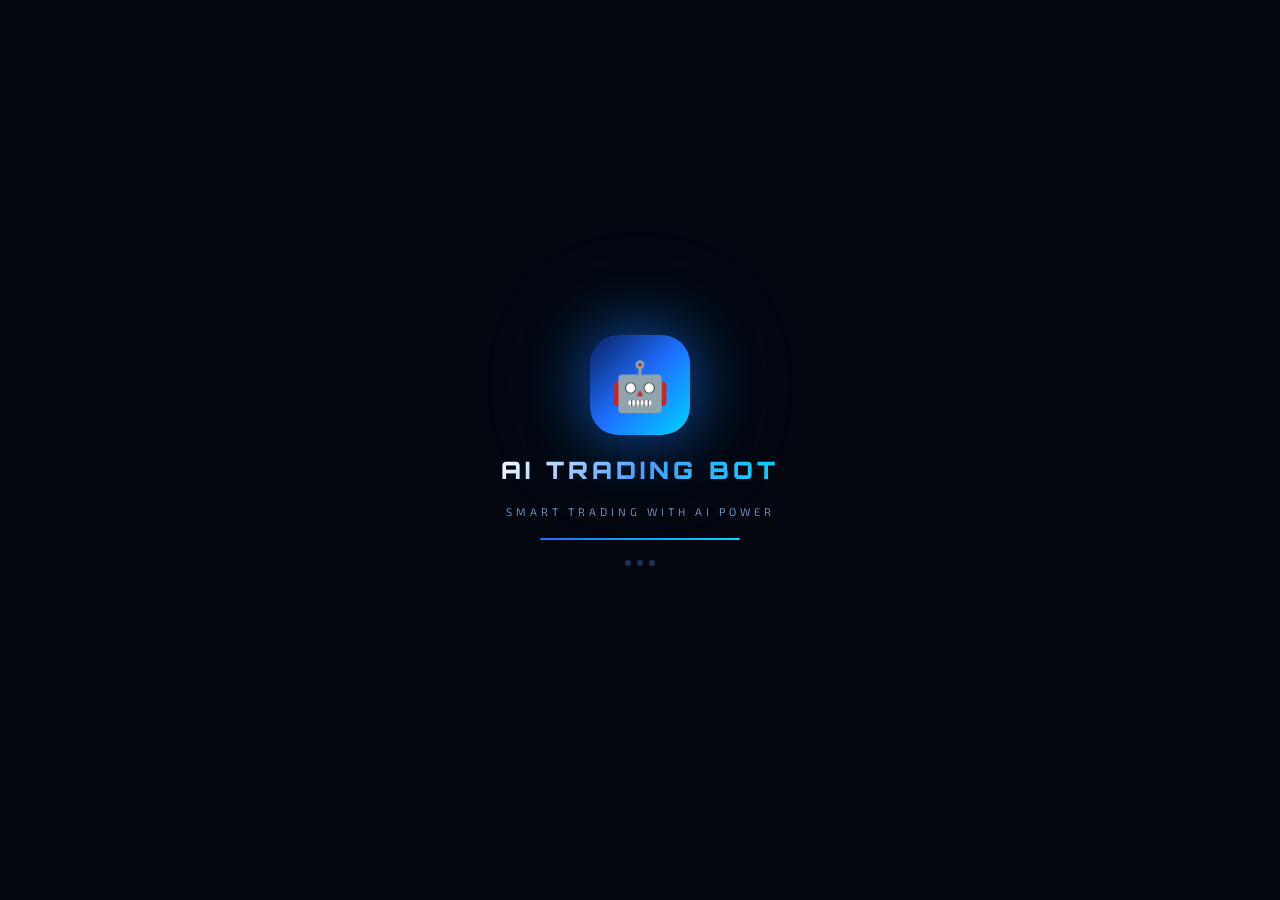
<file: index.html>
<!DOCTYPE html>

<html lang="th">
<head>
<meta charset="UTF-8">
<meta name="viewport" content="width=device-width, initial-scale=1.0, maximum-scale=1.0, user-scalable=no, viewport-fit=cover">
<title>AI Trading Bot</title>
<meta name="apple-mobile-web-app-capable" content="yes">
<meta name="apple-mobile-web-app-status-bar-style" content="black-translucent">
<meta name="apple-mobile-web-app-title" content="AI Bot">
<meta name="theme-color" content="#03060f">
<link href="https://fonts.googleapis.com/css2?family=Orbitron:wght@400;600;700;900&family=Exo+2:wght@300;400;500;600;700&family=Share+Tech+Mono&display=swap" rel="stylesheet">
<style>
:root {
  --bg0:#03060f; --bg1:#060d1e; --bg2:#0a1428; --bg3:#0d1c38;
  --card:#0d1c38; --card2:#111f3a;
  --border:#1a3358; --border2:#0f2040;
  --blue:#1e6fff; --blue2:#4d9fff; --blue3:#00d4ff;
  --green:#00ff88; --green2:#00c860;
  --red:#ff2d55; --red2:#ff6b6b;
  --amber:#ffb800; --amber2:#ffd060;
  --purple:#a855f7; --purple2:#c084fc;
  --text:#e0eeff; --text2:#6b8db8; --text3:#2a4a70;
  --safe-t:env(safe-area-inset-top);
  --safe-b:env(safe-area-inset-bottom);
}
*{margin:0;padding:0;box-sizing:border-box;-webkit-tap-highlight-color:transparent}
html,body{height:100%;overflow:hidden}
body{
  background:var(--bg0);color:var(--text);
  font-family:'Exo 2',sans-serif;
  padding-top:var(--safe-t);
}
/* GRID BG */
body::before{
  content:'';position:fixed;inset:0;z-index:0;
  background-image:
    linear-gradient(rgba(30,111,255,.04) 1px,transparent 1px),
    linear-gradient(90deg,rgba(30,111,255,.04) 1px,transparent 1px);
  background-size:40px 40px;
  pointer-events:none;
}
body::after{
  content:'';position:fixed;inset:0;z-index:0;
  background:
    radial-gradient(ellipse 80% 50% at 50% -10%,rgba(30,111,255,.12) 0%,transparent 60%),
    radial-gradient(ellipse 60% 40% at 90% 90%,rgba(0,212,255,.06) 0%,transparent 50%),
    radial-gradient(ellipse 50% 50% at 10% 80%,rgba(168,85,247,.05) 0%,transparent 50%);
  pointer-events:none;
}

/* SPLASH */
#splash{
position:fixed;inset:0;z-index:9999;
background:var(--bg0);
display:flex;flex-direction:column;align-items:center;justify-content:center;gap:20px;
}
.sp-logo{
width:100px;height:100px;
background:linear-gradient(135deg,#0a2060,#1e6fff,#00d4ff);
border-radius:28px;
display:flex;align-items:center;justify-content:center;font-size:48px;
box-shadow:0 0 60px rgba(30,111,255,.6),0 0 120px rgba(0,212,255,.2);
animation:spPulse 1.5s ease-in-out infinite;
}
@keyframes spPulse{0%,100%{transform:scale(1)}50%{transform:scale(1.05)}}
.sp-title{font-family:'Orbitron',sans-serif;font-weight:900;font-size:24px;letter-spacing:4px;
background:linear-gradient(135deg,#fff,#4d9fff,#00d4ff);
-webkit-background-clip:text;-webkit-text-fill-color:transparent;background-clip:text}
.sp-sub{font-size:11px;letter-spacing:4px;color:var(--text2);text-transform:uppercase}
.sp-bar{width:200px;height:2px;background:var(--border);border-radius:2px;overflow:hidden}
.sp-prog{height:100%;background:linear-gradient(90deg,var(--blue),var(--blue3));border-radius:2px;animation:spBar 2s ease forwards}
@keyframes spBar{from{width:0}to{width:100%}}
.sp-dots{display:flex;gap:6px}
.sp-dot{width:6px;height:6px;border-radius:50%;background:var(--border)}
.sp-dot:nth-child(1){animation:spDot .8s .0s ease-in-out infinite alternate}
.sp-dot:nth-child(2){animation:spDot .8s .2s ease-in-out infinite alternate}
.sp-dot:nth-child(3){animation:spDot .8s .4s ease-in-out infinite alternate}
@keyframes spDot{from{background:var(--border)}to{background:var(--blue3)}}

/* APP */
.app{position:relative;z-index:1;height:100vh;display:flex;flex-direction:column;max-width:500px;margin:0 auto}

/* TOPBAR */
.topbar{
display:flex;align-items:center;justify-content:space-between;
padding:10px 16px 8px;
background:rgba(6,13,30,.95);
border-bottom:1px solid var(--border2);
backdrop-filter:blur(20px);-webkit-backdrop-filter:blur(20px);
flex-shrink:0;
}
.tb-logo{display:flex;align-items:center;gap:9px}
.tb-ico{
width:34px;height:34px;
background:linear-gradient(135deg,#0a2060,#1e6fff);
border-radius:9px;display:flex;align-items:center;justify-content:center;font-size:16px;
box-shadow:0 0 12px rgba(30,111,255,.4);
}
.tb-name{font-family:'Orbitron',sans-serif;font-weight:700;font-size:11px;letter-spacing:2px;
background:linear-gradient(135deg,#fff,#4d9fff);
-webkit-background-clip:text;-webkit-text-fill-color:transparent;background-clip:text}
.tb-sub{font-size:8px;letter-spacing:2px;color:var(--text2)}
.tb-right{display:flex;align-items:center;gap:8px}
.bot-pill{
display:flex;align-items:center;gap:5px;
padding:5px 12px;border-radius:20px;
font-size:9px;font-weight:700;letter-spacing:1.5px;
transition:all .3s;cursor:pointer;
}
.bot-pill.running{background:rgba(0,255,136,.1);border:1px solid rgba(0,255,136,.3);color:var(--green)}
.bot-pill.stopped{background:rgba(255,45,85,.1);border:1px solid rgba(255,45,85,.3);color:var(--red)}
.bot-pill.loading{background:rgba(255,184,0,.1);border:1px solid rgba(255,184,0,.3);color:var(--amber)}
.pill-dot{width:5px;height:5px;border-radius:50%}
.pill-dot.g{background:var(--green);animation:pd 1.5s infinite}
.pill-dot.r{background:var(--red)}
.pill-dot.a{background:var(--amber);animation:pd .8s infinite}
@keyframes pd{0%,100%{opacity:1}50%{opacity:.3}}

/* SIDENAV */
.sidenav{
position:fixed;left:0;top:0;bottom:0;width:64px;
background:rgba(6,13,30,.98);
border-right:1px solid var(--border2);
display:flex;flex-direction:column;align-items:center;
padding-top:calc(var(--safe-t) + 60px);
padding-bottom:calc(var(--safe-b) + 16px);
z-index:50;gap:4px;
}
.nav-item{
width:48px;height:48px;border-radius:12px;
display:flex;flex-direction:column;align-items:center;justify-content:center;gap:2px;
cursor:pointer;transition:all .2s;border:1px solid transparent;
color:var(--text3);font-size:7px;letter-spacing:.5px;text-transform:uppercase;font-weight:600;
}
.nav-item .ni{font-size:18px;line-height:1}
.nav-item:hover{background:rgba(30,111,255,.08);color:var(--text2)}
.nav-item.on{background:rgba(30,111,255,.15);border-color:rgba(30,111,255,.3);color:var(--blue2)}
.nav-sep{width:32px;height:1px;background:var(--border2);margin:4px 0}

/* MAIN */
.main{margin-left:64px;flex:1;overflow-y:auto;overflow-x:hidden;
padding-bottom:calc(var(--safe-b) + 16px)}
.main::-webkit-scrollbar{width:3px}
.main::-webkit-scrollbar-thumb{background:var(--border);border-radius:2px}

/* PAGES */
.page{display:none;padding:14px;flex-direction:column;gap:12px;animation:fi .2s ease}
.page.on{display:flex}
@keyframes fi{from{opacity:0;transform:translateY(4px)}to{opacity:1;transform:translateY(0)}}

/* CARDS */
.card{
background:linear-gradient(135deg,rgba(13,28,56,.9),rgba(6,13,30,.95));
border:1px solid var(--border2);border-radius:14px;overflow:hidden;
position:relative;
}
.card::before{content:'';position:absolute;inset:0;
background:linear-gradient(135deg,rgba(30,111,255,.03) 0%,transparent 50%);pointer-events:none}
.card-glow{box-shadow:0 0 20px rgba(30,111,255,.08)}
.ch{display:flex;align-items:center;justify-content:space-between;padding:11px 14px 8px;
border-bottom:1px solid rgba(26,51,88,.5)}
.ct{font-family:'Orbitron',sans-serif;font-size:9px;letter-spacing:2px;color:var(--text2);
text-transform:uppercase;display:flex;align-items:center;gap:6px}
.cdot{width:4px;height:4px;border-radius:50%;background:var(--blue3);box-shadow:0 0 4px var(--blue3)}
.cb{padding:12px 14px}

/* STATS GRID */
.stats-grid{display:grid;grid-template-columns:repeat(3,1fr);gap:8px}
.stat-card{
background:linear-gradient(135deg,var(--card2),var(--bg2));
border:1px solid var(--border2);border-radius:11px;
padding:10px 8px;text-align:center;position:relative;overflow:hidden;
}
.stat-card::before{content:'';position:absolute;top:-20px;left:50%;transform:translateX(-50%);
width:60px;height:60px;border-radius:50%;
background:radial-gradient(circle,rgba(30,111,255,.1) 0%,transparent 70%)}
.sv{font-family:'Orbitron',sans-serif;font-weight:700;font-size:13px;line-height:1.2}
.sv.b{color:var(--blue2)} .sv.g{color:var(--green)} .sv.r{color:var(--red)}
.sv.a{color:var(--amber)} .sv.p{color:var(--purple2)}
.sl{font-size:8px;letter-spacing:1.5px;color:var(--text3);margin-top:2px;text-transform:uppercase}
.sd{font-size:9px;margin-top:2px}
.sd.up{color:var(--green)} .sd.dn{color:var(--red)}

/* CHART PLACEHOLDER */
.chart-area{
height:120px;background:rgba(3,6,15,.5);border-radius:10px;
display:flex;align-items:flex-end;padding:8px 4px 0;gap:2px;overflow:hidden;
position:relative;
}
.chart-line{
position:absolute;inset:0;
background:linear-gradient(180deg,rgba(30,111,255,.0) 0%,rgba(30,111,255,.08) 100%);
}
.c-bar{flex:1;border-radius:2px 2px 0 0;min-height:4px;transition:height .5s ease}
.c-bar.up{background:linear-gradient(180deg,var(--green),rgba(0,255,136,.3))}
.c-bar.dn{background:linear-gradient(180deg,var(--red),rgba(255,45,85,.3))}
.chart-label{position:absolute;top:8px;left:10px;font-size:10px;color:var(--text2)}
.chart-val{position:absolute;top:8px;right:10px;font-family:'Share Tech Mono',monospace;font-size:11px;color:var(--blue3)}

/* TRADE TABLE */
.trade-table{width:100%;border-collapse:collapse;font-size:11px}
.trade-table th{padding:6px 8px;text-align:left;font-size:8px;letter-spacing:1.5px;
color:var(--text3);text-transform:uppercase;border-bottom:1px solid var(--border2);font-weight:600}
.trade-table td{padding:8px 8px;border-bottom:1px solid rgba(26,51,88,.3)}
.trade-table tr:last-child td{border-bottom:none}
.trade-table tr:hover td{background:rgba(30,111,255,.04)}
.t-sym{font-weight:700;font-size:12px;color:var(--text)}
.t-buy{color:var(--green);font-weight:700;font-size:10px}
.t-sell{color:var(--red);font-weight:700;font-size:10px}
.t-pnl-p{color:var(--green);font-family:'Share Tech Mono',monospace;font-size:11px}
.t-pnl-n{color:var(--red);font-family:'Share Tech Mono',monospace;font-size:11px}

/* INPUTS */
.fg{margin-bottom:12px}
.fl{font-size:9px;letter-spacing:2px;color:var(--text2);text-transform:uppercase;margin-bottom:5px;display:flex;align-items:center;gap:5px}
.fi{
width:100%;background:rgba(3,6,15,.8);
border:1px solid var(--border);border-radius:10px;
padding:11px 13px;font-size:13px;color:var(--text);
outline:none;transition:all .2s;font-family:'Exo 2',sans-serif;
-webkit-appearance:none;
}
.fi:focus{border-color:var(--blue);box-shadow:0 0 0 3px rgba(30,111,255,.1)}
.fi::placeholder{color:var(--text3)}
.fi.ok{border-color:var(--green)!important}
.fi.err{border-color:var(--red)!important}
select.fi{appearance:none;-webkit-appearance:none;cursor:pointer;
background-image:url("data:image/svg+xml,%3Csvg xmlns='http://www.w3.org/2000/svg' width='10' height='7' viewBox='0 0 10 7'%3E%3Cpath d='M1 1l4 4 4-4' stroke='%234d9fff' stroke-width='1.5' fill='none' stroke-linecap='round'/%3E%3C/svg%3E");
background-repeat:no-repeat;background-position:right 12px center;padding-right:32px}
select.fi option{background:#0a1428}
textarea.fi{resize:vertical;min-height:120px;font-family:'Share Tech Mono',monospace;font-size:11px;line-height:1.7}

/* AI MODEL SELECTOR */
.ai-models{display:grid;grid-template-columns:repeat(2,1fr);gap:8px}
.ai-btn{
padding:12px 8px;border-radius:10px;border:1px solid var(--border);
background:rgba(3,6,15,.6);cursor:pointer;text-align:center;
transition:all .2s;display:flex;flex-direction:column;align-items:center;gap:4px;
}
.ai-btn:active{transform:scale(.97)}
.ai-btn.selected{border-color:var(--blue);background:rgba(30,111,255,.1);box-shadow:0 0 12px rgba(30,111,255,.15)}
.ai-ico{font-size:20px}
.ai-name{font-size:11px;font-weight:700;letter-spacing:.5px}
.ai-tag{font-size:8px;letter-spacing:1px;color:var(--text3);text-transform:uppercase}
.ai-btn.claude .ai-name{color:#c084fc}
.ai-btn.gpt .ai-name{color:#10b981}
.ai-btn.gemini .ai-name{color:#f59e0b}
.ai-btn.grok .ai-name{color:#60a5fa}
.ai-btn.claude.selected{border-color:#a855f7;background:rgba(168,85,247,.1)}
.ai-btn.gpt.selected{border-color:#10b981;background:rgba(16,185,129,.1)}
.ai-btn.gemini.selected{border-color:#f59e0b;background:rgba(245,158,11,.1)}
.ai-btn.grok.selected{border-color:#60a5fa;background:rgba(96,165,250,.1)}

/* BUTTONS */
.btn{padding:13px 12px;border-radius:11px;border:none;
font-family:'Exo 2',sans-serif;font-weight:700;font-size:12px;letter-spacing:1.5px;
text-transform:uppercase;cursor:pointer;transition:all .18s;
display:flex;align-items:center;justify-content:center;gap:6px;-webkit-appearance:none}
.btn-blue{background:linear-gradient(135deg,#0a3a8a,#1e6fff);color:#fff;box-shadow:0 4px 16px rgba(30,111,255,.3)}
.btn-blue:active{transform:scale(.97)}
.btn-green{background:linear-gradient(135deg,#004d28,#00c860);color:#001a0f;box-shadow:0 4px 16px rgba(0,200,96,.25)}
.btn-green:active{transform:scale(.97)}
.btn-red{background:linear-gradient(135deg,#4d0018,#ff2d55);color:#fff;box-shadow:0 4px 16px rgba(255,45,85,.2)}
.btn-red:active{transform:scale(.97)}
.btn-amber{background:linear-gradient(135deg,#4d3000,#ffb800);color:#1a0f00}
.btn-amber:active{transform:scale(.97)}
.btn-ghost{background:rgba(30,111,255,.08);border:1px solid rgba(30,111,255,.2);color:var(--blue2)}
.btn-ghost:active{transform:scale(.97)}
.btn-full{width:100%}
.btn:disabled{opacity:.35;pointer-events:none}

/* TOGGLE */
.trow{display:flex;align-items:center;justify-content:space-between;padding:10px 0;border-bottom:1px solid rgba(26,51,88,.3)}
.trow:last-child{border-bottom:none}
.tl{font-size:12px;font-weight:600} .ts{font-size:9px;color:var(--text2);margin-top:2px;letter-spacing:.3px}
.tog{width:42px;height:22px;border-radius:11px;background:var(--border);cursor:pointer;
position:relative;transition:background .25s;flex-shrink:0;border:none}
.tog::after{content:'';position:absolute;top:3px;left:3px;width:16px;height:16px;
border-radius:50%;background:#fff;transition:transform .25s;box-shadow:0 1px 3px rgba(0,0,0,.4)}
.tog.on{background:var(--green)}.tog.on::after{transform:translateX(20px)}
.tog.bon{background:var(--blue)}.tog.bon::after{transform:translateX(20px)}
.tog.pon{background:var(--purple)}.tog.pon::after{transform:translateX(20px)}

/* MSGS */
.msg{border-radius:10px;padding:10px 13px;font-size:11px;margin-top:8px;display:none;line-height:1.6}
.msg.show{display:block}
.msg.err{background:rgba(255,45,85,.08);border:1px solid rgba(255,45,85,.25);color:#ffb3be}
.msg.ok{background:rgba(0,255,136,.08);border:1px solid rgba(0,255,136,.25);color:#b3ffda}
.msg.info{background:rgba(30,111,255,.08);border:1px solid rgba(30,111,255,.25);color:#b3d4ff}
.msg.warn{background:rgba(255,184,0,.08);border:1px solid rgba(255,184,0,.25);color:#ffe4a0}

/* CONSOLE */
.console{background:#010408;border:1px solid #0a1828;border-radius:10px;
font-family:'Share Tech Mono',monospace;font-size:10px;line-height:1.9;
padding:10px;height:200px;overflow-y:auto}
.console::-webkit-scrollbar{width:2px}
.console::-webkit-scrollbar-thumb{background:var(--border);border-radius:2px}
.ll{display:flex;gap:8px}
.lt{color:#1a3050;flex-shrink:0;font-size:9px}
.lg{color:#00ff88}.lb{color:#4d9fff}.la{color:#ffb800}.lr{color:#ff2d55}
.ld{color:#1a3050}.lp{color:#c084fc}
.cur{display:inline-block;width:6px;height:11px;background:#00ff88;animation:bk 1s step-end infinite;vertical-align:bottom}
@keyframes bk{0%,100%{opacity:.8}50%{opacity:0}}

/* IROWS */
.irow{display:flex;justify-content:space-between;align-items:center;
padding:8px 0;border-bottom:1px solid rgba(26,51,88,.3);font-size:11px}
.irow:last-child{border-bottom:none}
.ik{color:var(--text2);letter-spacing:.3px}
.iv{font-weight:700;font-family:'Share Tech Mono',monospace;font-size:10px}
.iv.g{color:var(--green)}.iv.b{color:var(--blue2)}.iv.a{color:var(--amber)}.iv.p{color:var(--purple2)}

/* MEMORY LOG */
.mem-row{
padding:10px 12px;border-radius:10px;margin-bottom:6px;
background:rgba(3,6,15,.6);border:1px solid var(--border2);
display:flex;align-items:center;justify-content:space-between;
}
.mem-left{flex:1}
.mem-pair{font-weight:700;font-size:12px}
.mem-reason{font-size:10px;color:var(--text2);margin-top:2px}
.mem-right{text-align:right}
.mem-pnl{font-family:'Share Tech Mono',monospace;font-weight:700;font-size:12px}
.mem-pnl.p{color:var(--green)}.mem-pnl.n{color:var(--red)}
.mem-conf{font-size:9px;color:var(--text3);margin-top:2px}

/* AI ANALYSIS BOX */
.ai-box{
background:linear-gradient(135deg,rgba(168,85,247,.06),rgba(30,111,255,.06));
border:1px solid rgba(168,85,247,.2);border-radius:12px;padding:14px;
}
.ai-box-title{font-family:'Orbitron',sans-serif;font-size:9px;letter-spacing:2px;
color:var(--purple2);margin-bottom:10px;display:flex;align-items:center;gap:6px}
.ai-insight{font-size:12px;line-height:1.7;color:var(--text)}
.conf-bar-wrap{margin-top:10px}
.conf-label{display:flex;justify-content:space-between;font-size:10px;color:var(--text2);margin-bottom:5px}
.conf-bar{height:4px;background:var(--border2);border-radius:2px;overflow:hidden}
.conf-fill{height:100%;border-radius:2px;background:linear-gradient(90deg,var(--blue),var(--blue3));transition:width 1s ease}
.conf-fill.high{background:linear-gradient(90deg,var(--green2),var(--green))}
.conf-fill.med{background:linear-gradient(90deg,var(--amber),var(--amber2))}
.conf-fill.low{background:linear-gradient(90deg,var(--red),var(--red2))}

/* REGIME BADGES */
.regime-grid{display:grid;grid-template-columns:repeat(2,1fr);gap:6px;margin-top:10px}
.regime-badge{
padding:8px 10px;border-radius:8px;text-align:center;
font-size:10px;font-weight:700;letter-spacing:.5px;
border:1px solid transparent;transition:all .3s;
}
.regime-badge.active-up{background:rgba(0,255,136,.1);border-color:rgba(0,255,136,.3);color:var(--green)}
.regime-badge.active-dn{background:rgba(255,45,85,.1);border-color:rgba(255,45,85,.3);color:var(--red)}
.regime-badge.inactive{background:rgba(26,51,88,.2);color:var(--text3)}
.regime-badge.warn{background:rgba(255,184,0,.1);border-color:rgba(255,184,0,.3);color:var(--amber)}

/* STEPS */
.step{display:flex;align-items:flex-start;gap:12px;padding:10px 0;border-bottom:1px solid rgba(26,51,88,.3)}
.step:last-child{border-bottom:none}
.step-num{
width:24px;height:24px;border-radius:50%;flex-shrink:0;
display:flex;align-items:center;justify-content:center;
font-size:10px;font-weight:700;font-family:'Orbitron',sans-serif;
border:1px solid var(--border);color:var(--text2);background:var(--bg2);
transition:all .3s;
}
.step-num.done{background:rgba(0,255,136,.15);border-color:rgba(0,255,136,.4);color:var(--green)}
.step-num.active{background:rgba(30,111,255,.15);border-color:rgba(30,111,255,.4);color:var(--blue2);
box-shadow:0 0 8px rgba(30,111,255,.2)}
.step-content{flex:1}
.step-title{font-size:12px;font-weight:700;margin-bottom:3px}
.step-sub{font-size:10px;color:var(--text2);line-height:1.5}

/* PERFORMANCE */
.perf-grid{display:grid;grid-template-columns:repeat(2,1fr);gap:8px}
.perf-card{
background:rgba(3,6,15,.6);border:1px solid var(--border2);
border-radius:10px;padding:10px 12px;
}
.perf-val{font-family:'Orbitron',sans-serif;font-weight:700;font-size:18px}
.perf-val.g{color:var(--green)}.perf-val.r{color:var(--red)}.perf-val.b{color:var(--blue2)}.perf-val.a{color:var(--amber)}
.perf-label{font-size:9px;letter-spacing:1.5px;color:var(--text3);margin-top:3px;text-transform:uppercase}

/* MISC */
.row2{display:grid;grid-template-columns:1fr 1fr;gap:10px}
.row3{display:grid;grid-template-columns:1fr 1fr 1fr;gap:8px}
.pill{display:inline-block;padding:2px 8px;border-radius:20px;font-size:8px;letter-spacing:1px;font-weight:700;text-transform:uppercase}
.pill-live{background:rgba(255,45,85,.15);color:var(--red);border:1px solid rgba(255,45,85,.3)}
.pill-demo{background:rgba(255,184,0,.15);color:var(--amber);border:1px solid rgba(255,184,0,.3)}
.pill-ok{background:rgba(0,255,136,.12);color:var(--green);border:1px solid rgba(0,255,136,.3)}
.pill-blue{background:rgba(30,111,255,.12);color:var(--blue2);border:1px solid rgba(30,111,255,.3)}
.spin{width:16px;height:16px;border:2px solid rgba(255,255,255,.2);border-top-color:#fff;border-radius:50%;animation:sp .7s linear infinite;display:inline-block}
@keyframes sp{to{transform:rotate(360deg)}}
.divider{height:1px;background:var(--border2);margin:4px 0}
.section-title{font-family:'Orbitron',sans-serif;font-size:8px;letter-spacing:3px;color:var(--text3);text-transform:uppercase;padding:4px 0 6px}
.empty{padding:32px 16px;text-align:center;color:var(--text3);font-size:11px}
.gradient-text{background:linear-gradient(135deg,#fff,#4d9fff,#00d4ff);-webkit-background-clip:text;-webkit-text-fill-color:transparent;background-clip:text}
.glow-green{text-shadow:0 0 10px rgba(0,255,136,.5)}
.tag{display:inline-flex;align-items:center;gap:4px;padding:3px 8px;border-radius:6px;font-size:9px;font-weight:600;letter-spacing:.5px}
.tag-buy{background:rgba(0,255,136,.1);color:var(--green);border:1px solid rgba(0,255,136,.2)}
.tag-sell{background:rgba(255,45,85,.1);color:var(--red);border:1px solid rgba(255,45,85,.2)}
</style>

</head>
<body>

<!-- SPLASH -->

<div id="splash">
  <div class="sp-logo">🤖</div>
  <div class="sp-title">AI TRADING BOT</div>
  <div class="sp-sub">Smart Trading with AI Power</div>
  <div class="sp-bar"><div class="sp-prog"></div></div>
  <div class="sp-dots"><div class="sp-dot"></div><div class="sp-dot"></div><div class="sp-dot"></div></div>
</div>

<div class="app">

<!-- TOPBAR -->

<div class="topbar">
  <div class="tb-logo">
    <div class="tb-ico">🤖</div>
    <div>
      <div class="tb-name">AI TRADING BOT</div>
      <div class="tb-sub">Smart Trading with AI Power</div>
    </div>
  </div>
  <div class="tb-right">
    <div class="bot-pill stopped" id="botPill" onclick="toggleBot()">
      <div class="pill-dot r" id="botDot"></div>
      <span id="botPillTxt">BOT STOPPED</span>
    </div>
  </div>
</div>

<!-- SIDENAV -->

<div class="sidenav">
  <div class="nav-item on" onclick="go('dashboard')" id="nav-dashboard">
    <div class="ni">📊</div>Dashboard
  </div>
  <div class="nav-item" onclick="go('settings')" id="nav-settings">
    <div class="ni">⚙️</div>Settings
  </div>
  <div class="nav-item" onclick="go('aiapi')" id="nav-aiapi">
    <div class="ni">🧠</div>AI & API
  </div>
  <div class="nav-item" onclick="go('strategy')" id="nav-strategy">
    <div class="ni">📋</div>Strategy
  </div>
  <div class="nav-sep"></div>
  <div class="nav-item" onclick="go('trades')" id="nav-trades">
    <div class="ni">💹</div>Trades
  </div>
  <div class="nav-item" onclick="go('memory')" id="nav-memory">
    <div class="ni">🧬</div>Memory
  </div>
  <div class="nav-item" onclick="go('logs')" id="nav-logs">
    <div class="ni">⚡</div>Logs
  </div>
  <div class="nav-sep"></div>
  <div class="nav-item" onclick="go('profile')" id="nav-profile">
    <div class="ni">👤</div>Profile
  </div>
</div>

<!-- MAIN CONTENT -->

<div class="main">

<!-- ═══════════ DASHBOARD ═══════════ -->

<div class="page on" id="page-dashboard">

  <!-- Not connected -->

  <div id="dash-empty" style="display:flex;flex-direction:column;align-items:center;justify-content:center;min-height:60vh;gap:16px;text-align:center">
    <div style="width:80px;height:80px;background:linear-gradient(135deg,#0a2060,#1e6fff);border-radius:20px;display:flex;align-items:center;justify-content:center;font-size:36px;box-shadow:0 0 30px rgba(30,111,255,.3);animation:spPulse 3s ease-in-out infinite">🤖</div>
    <div style="font-family:'Orbitron',sans-serif;font-weight:700;font-size:16px" class="gradient-text">NOT CONNECTED</div>
    <div style="font-size:12px;color:var(--text2);line-height:1.7;max-width:260px">ตั้งค่า AI และ MetaAPI<br>ในหน้า Settings ก่อนเริ่มใช้งาน</div>
    <button class="btn btn-blue" style="padding:13px 28px" onclick="go('aiapi')">🧠 ตั้งค่า AI & API</button>
  </div>

  <!-- Connected Dashboard -->

  <div id="dash-live" style="display:none;flex-direction:column;gap:12px">

```
<!-- Stats -->
<div class="stats-grid">
  <div class="stat-card">
    <div class="sv b" id="d-bal">$0.00</div>
    <div class="sl">Balance</div>
    <div class="sd up" id="d-bal-d">—</div>
  </div>
  <div class="stat-card">
    <div class="sv g" id="d-eq">$0.00</div>
    <div class="sl">Equity</div>
    <div class="sd up" id="d-eq-d">—</div>
  </div>
  <div class="stat-card">
    <div class="sv a" id="d-pnl">$0.00</div>
    <div class="sl">Daily P&L</div>
    <div class="sd" id="d-pnl-d">—</div>
  </div>
  <div class="stat-card">
    <div class="sv p" id="d-wr">0%</div>
    <div class="sl">Win Rate</div>
    <div class="sd up">Last 30d</div>
  </div>
  <div class="stat-card">
    <div class="sv b" id="d-open">0</div>
    <div class="sl">Open Trades</div>
    <div class="sd up" id="d-lots">0.00 lots</div>
  </div>
  <div class="stat-card">
    <div class="sv g" id="d-total">0</div>
    <div class="sl">Total Trades</div>
    <div class="sd up">All time</div>
  </div>
</div>

<!-- Equity Chart -->
<div class="card card-glow">
  <div class="ch">
    <div class="ct"><div class="cdot"></div>Equity Curve</div>
    <span style="font-size:9px;color:var(--text2)">1D</span>
  </div>
  <div class="cb" style="padding:10px">
    <div class="chart-area" id="equityChart">
      <div class="chart-line"></div>
      <div class="chart-label">EQUITY</div>
      <div class="chart-val" id="chartVal">—</div>
    </div>
  </div>
</div>

<!-- AI Market Regime -->
<div class="card">
  <div class="ch">
    <div class="ct"><div class="cdot"></div>AI Market Regime</div>
    <span class="pill pill-blue" id="regimeTime">—</span>
  </div>
  <div class="cb">
    <div class="ai-box">
      <div class="ai-box-title">🧠 AI MARKET INSIGHT</div>
      <div class="ai-insight" id="aiInsight">กำลังวิเคราะห์ตลาด...</div>
      <div class="conf-bar-wrap">
        <div class="conf-label">
          <span>Confidence</span>
          <span id="confPct">—%</span>
        </div>
        <div class="conf-bar"><div class="conf-fill" id="confFill" style="width:0%"></div></div>
      </div>
    </div>
    <div class="regime-grid">
      <div class="regime-badge inactive" id="reg-trend-up">↑ Trending Up</div>
      <div class="regime-badge inactive" id="reg-trend-dn">↓ Trending Down</div>
      <div class="regime-badge inactive" id="reg-side">↔ Sideways</div>
      <div class="regime-badge inactive" id="reg-vol">⚡ High Volatile</div>
    </div>
  </div>
</div>

<!-- Recent Trades -->
<div class="card">
  <div class="ch">
    <div class="ct"><div class="cdot"></div>Recent Trades</div>
    <button class="btn btn-ghost" style="padding:5px 10px;font-size:9px" onclick="go('trades')">View All</button>
  </div>
  <div class="cb" style="padding:8px 0 0">
    <table class="trade-table">
      <thead>
        <tr>
          <th>Pair</th><th>Type</th><th>Lots</th><th>P&L</th>
        </tr>
      </thead>
      <tbody id="recentTradesBody">
        <tr><td colspan="4" class="empty">No trades yet</td></tr>
      </tbody>
    </table>
  </div>
</div>

<!-- Bot Status -->
<div class="card">
  <div class="ch"><div class="ct"><div class="cdot"></div>Bot Status</div></div>
  <div class="cb">
    <div class="irow"><span class="ik">Status</span><span class="iv g" id="s-status">Stopped</span></div>
    <div class="irow"><span class="ik">AI Model</span><span class="iv b" id="s-model">—</span></div>
    <div class="irow"><span class="ik">Pairs</span><span class="iv" id="s-pairs">—</span></div>
    <div class="irow"><span class="ik">Next AI Analysis</span><span class="iv a" id="s-nextai">—</span></div>
    <div class="irow"><span class="ik">Next Scalp Check</span><span class="iv" id="s-nextscalp">—</span></div>
    <div class="irow"><span class="ik">Uptime</span><span class="iv" id="s-uptime">—</span></div>
    <div style="margin-top:12px">
      <button class="btn btn-green btn-full" id="startBtn" onclick="toggleBot()">▶ START BOT</button>
    </div>
  </div>
</div>
```

  </div>
</div>

<!-- ═══════════ AI & API ═══════════ -->

<div class="page" id="page-aiapi">

  <!-- Steps -->

  <div class="card">
    <div class="ch"><div class="ct"><div class="cdot"></div>Setup Progress</div></div>
    <div class="cb" style="padding:8px 14px">
      <div class="step">
        <div class="step-num active" id="step1">1</div>
        <div class="step-content">
          <div class="step-title">เลือก AI Model</div>
          <div class="step-sub">เลือก AI ที่จะใช้วิเคราะห์ตลาด</div>
        </div>
      </div>
      <div class="step">
        <div class="step-num" id="step2">2</div>
        <div class="step-content">
          <div class="step-title">MQL5 EA Code (Optional)</div>
          <div class="step-sub">วาง EA code เพื่อให้ AI เรียนรู้กลยุทธ์</div>
        </div>
      </div>
      <div class="step">
        <div class="step-num" id="step3">3</div>
        <div class="step-content">
          <div class="step-title">MetaAPI Connection</div>
          <div class="step-sub">เชื่อมต่อ MT5 ผ่าน MetaAPI</div>
        </div>
      </div>
    </div>
  </div>

  <!-- AI Model -->

  <div class="card">
    <div class="ch"><div class="ct"><div class="cdot"></div>AI Configuration</div></div>
    <div class="cb">
      <div class="fg">
        <div class="fl">🤖 เลือก AI Model</div>
        <div class="ai-models">
          <div class="ai-btn claude" onclick="selectAI('claude',this)">
            <div class="ai-ico">🟣</div>
            <div class="ai-name">Claude</div>
            <div class="ai-tag">Anthropic · Best Analysis</div>
          </div>
          <div class="ai-btn gpt selected" onclick="selectAI('gpt',this)">
            <div class="ai-ico">🟢</div>
            <div class="ai-name">GPT-4o</div>
            <div class="ai-tag">OpenAI · Most Popular</div>
          </div>
          <div class="ai-btn gemini" onclick="selectAI('gemini',this)">
            <div class="ai-ico">🟡</div>
            <div class="ai-name">Gemini</div>
            <div class="ai-tag">Google · Free Tier</div>
          </div>
          <div class="ai-btn grok" onclick="selectAI('grok',this)">
            <div class="ai-ico">🔵</div>
            <div class="ai-name">Grok</div>
            <div class="ai-tag">xAI · Realtime News</div>
          </div>
        </div>
      </div>
      <div class="fg">
        <div class="fl">🔑 API Key ของ AI ที่เลือก</div>
        <input class="fi" type="password" id="inp-aikey" placeholder="sk-..." oninput="chkSetup()" autocomplete="off" autocorrect="off" autocapitalize="off" spellcheck="false">
        <div style="margin-top:5px;font-size:9px;color:var(--text3)">
          Claude: console.anthropic.com · GPT: platform.openai.com · Gemini: aistudio.google.com
        </div>
        <button class="btn btn-ghost btn-full" style="margin-top:8px;font-size:10px;padding:9px" onclick="checkAiLimit()">🔍 เช็คลิมิต Token</button>
        <div class="msg info" id="ai-limit-result"></div>
      </div>
      <div class="msg info show" style="margin-bottom:10px;margin-top:0">
        💡 ทดสอบด้วย <strong>GPT-4o</strong> ก่อนเลยครับ ราคาถูก เร็ว และแม่นยำดี
      </div>
    </div>
  </div>

  <!-- EA Code (Optional) -->

  <div class="card">
    <div class="ch">
      <div class="ct"><div class="cdot"></div>MQL5 EA Code</div>
      <span class="pill pill-blue">Optional</span>
    </div>
    <div class="cb">
      <div class="fg">
        <div class="fl">📝 วาง MQL5 EA Code ของคุณ</div>
        <textarea class="fi" id="inp-ea" placeholder="// วาง MQL5 (.mq5) EA Code ที่นี่&#10;// AI จะอ่านกลยุทธ์และนำมาผสมกับการวิเคราะห์&#10;// ถ้าไม่มี EA ก็ข้ามไปได้เลย&#10;&#10;int OnInit() {&#10;   return(INIT_SUCCEEDED);&#10;}&#10;&#10;void OnTick() {&#10;   // Your EA Logic Here&#10;}"></textarea>
      </div>
      <div class="msg info show" style="margin-top:0">
        🔬 AI จะอ่าน EA ของคุณ → เข้าใจกฎ → ผสมกับการวิเคราะห์ตลาดจริง → ผลลัพธ์แม่นยำกว่า EA อย่างเดียว
      </div>
    </div>
  </div>

  <!-- MetaAPI -->

  <div class="card">
    <div class="ch">
      <div class="ct"><div class="cdot"></div>MetaAPI Connection</div>
      <div class="conn-badge-sm" id="connBadgeSm" style="font-size:9px;color:var(--text3)">Not connected</div>
    </div>
    <div class="cb">
      <div class="fg">
        <div class="fl">🔑 MetaAPI Token</div>
        <div style="position:relative">
          <input class="fi" type="password" id="inp-token" placeholder="MetaAPI Token จาก metaapi.cloud" oninput="chkSetup()" autocomplete="off" autocorrect="off" autocapitalize="off" spellcheck="false" style="padding-right:44px">
          <button onclick="toggleVis('inp-token',this)" style="position:absolute;right:12px;top:50%;transform:translateY(-50%);background:none;border:none;cursor:pointer;color:var(--text2);font-size:16px">👁</button>
        </div>
      </div>
      <div class="fg">
        <div class="fl">🆔 Account ID</div>
        <input class="fi" type="text" id="inp-accid" placeholder="MT5 Account ID จาก MetaAPI" oninput="chkSetup()" autocomplete="off" autocorrect="off" autocapitalize="off" spellcheck="false">
      </div>
      <div class="fg">
        <div class="fl">🌐 Server (Optional)</div>
        <input class="fi" type="text" id="inp-server" placeholder="เช่น MetaQuotes-Demo" autocomplete="off">
      </div>
      <button class="btn btn-blue btn-full" id="btn-conn" onclick="doConnect()" disabled>🔌 TEST CONNECTION</button>
      <button class="btn btn-red btn-full" id="btn-disc" onclick="doDisconnect()" style="margin-top:8px;display:none">✕ DISCONNECT</button>
      <div class="msg err" id="conn-err"></div>
      <div class="msg ok" id="conn-ok"></div>
    </div>
  </div>

</div>

<!-- ═══════════ SETTINGS ═══════════ -->

<div class="page" id="page-settings">

  <!-- Risk Settings -->

  <div class="card">
    <div class="ch"><div class="ct"><div class="cdot"></div>Risk Settings</div></div>
    <div class="cb">
      <div class="row2">
        <div class="fg">
          <div class="fl">Risk Per Trade %</div>
          <input class="fi" type="number" id="risk-per" value="1.00" step="0.1" min="0.1" max="10" inputmode="decimal">
        </div>
        <div class="fg">
          <div class="fl">Max Daily Loss %</div>
          <input class="fi" type="number" id="risk-daily" value="5.00" step="0.1" min="0.1" max="50" inputmode="decimal">
        </div>
      </div>
      <div class="row2">
        <div class="fg">
          <div class="fl">Max Open Trades</div>
          <input class="fi" type="number" id="risk-max" value="5" min="1" max="50" inputmode="numeric">
        </div>
        <div class="fg">
          <div class="fl">Min Confidence %</div>
          <input class="fi" type="number" id="risk-conf" value="70" min="50" max="99" inputmode="numeric">
        </div>
      </div>
      <div class="row2">
        <div class="fg">
          <div class="fl">Take Profit (pips)</div>
          <input class="fi" type="number" id="risk-tp" value="100" min="5" inputmode="numeric">
        </div>
        <div class="fg">
          <div class="fl">Stop Loss (pips)</div>
          <input class="fi" type="number" id="risk-sl" value="50" min="5" inputmode="numeric">
        </div>
      </div>
      <div class="fg">
        <div class="fl">Lot Size Mode</div>
        <select class="fi" id="risk-lotmode">
          <option value="auto">Auto (Risk Based)</option>
          <option value="fixed">Fixed Lot</option>
          <option value="micro">Micro (0.01)</option>
        </select>
      </div>
      <div class="fg">
        <div class="fl">Fixed Lot Size</div>
        <input class="fi" type="number" id="risk-lot" value="0.10" step="0.01" min="0.01" inputmode="decimal">
      </div>
    </div>
  </div>

  <!-- Bot Options -->

  <div class="card">
    <div class="ch"><div class="ct"><div class="cdot"></div>Bot Options</div></div>
    <div class="cb" style="padding:8px 14px">
      <div class="trow">
        <div><div class="tl">Allow Scalping</div><div class="ts">เปิด scalping mode สำหรับ trade เร็ว</div></div>
        <button class="tog on" onclick="this.classList.toggle('on')"></button>
      </div>
      <div class="trow">
        <div><div class="tl">Auto Risk Management</div><div class="ts">ปรับ lot อัตโนมัติตาม balance</div></div>
        <button class="tog on" onclick="this.classList.toggle('on')"></button>
      </div>
      <div class="trow">
        <div><div class="tl">Stop on Daily Loss</div><div class="ts">หยุดเมื่อขาดทุนเกิน limit</div></div>
        <button class="tog on" onclick="this.classList.toggle('on')"></button>
      </div>
      <div class="trow">
        <div><div class="tl">Pause During News</div><div class="ts">หยุดช่วงมีข่าวสำคัญ NFP, Fed</div></div>
        <button class="tog bon" onclick="this.classList.toggle('bon')"></button>
      </div>
      <div class="trow">
        <div><div class="tl">Trade Asian Session</div><div class="ts">เทรดช่วง Asian (ระวัง spread สูง)</div></div>
        <button class="tog" onclick="this.classList.toggle('on')"></button>
      </div>
      <div class="trow">
        <div><div class="tl">Auto Refresh (30s)</div><div class="ts">รีเฟรชข้อมูล MT5 อัตโนมัติ</div></div>
        <button class="tog bon" id="tog-refresh" onclick="toggleRefresh(this)"></button>
      </div>
      <div class="trow">
        <div><div class="tl">Push Notifications</div><div class="ts">แจ้งเตือนเมื่อมี trade ใหม่</div></div>
        <button class="tog pon" onclick="this.classList.toggle('pon')"></button>
      </div>
    </div>
  </div>

  <!-- Trading Session -->

  <div class="card">
    <div class="ch"><div class="ct"><div class="cdot"></div>Trading Session</div></div>
    <div class="cb">
      <div class="fg">
        <div class="fl">Active Session</div>
        <select class="fi" id="sess">
          <option value="24h">24/7 ทุก Session</option>
          <option value="london" selected>London + NY Only (แนะนำ)</option>
          <option value="ny">NY Session Only</option>
          <option value="asian">Asian Session Only</option>
          <option value="custom">Custom Hours</option>
        </select>
      </div>
      <div class="row2">
        <div class="fg">
          <div class="fl">เวลาเริ่ม (เวลาไทย)</div>
          <input class="fi" type="time" value="14:00">
        </div>
        <div class="fg">
          <div class="fl">เวลาหยุด (เวลาไทย)</div>
          <input class="fi" type="time" value="02:00">
        </div>
      </div>
      <button class="btn btn-blue btn-full" onclick="saveSettings()">💾 SAVE ALL SETTINGS</button>
      <div class="msg ok" id="settings-ok"></div>
    </div>
  </div>

</div>

<!-- ═══════════ STRATEGY ═══════════ -->

<div class="page" id="page-strategy">

  <!-- Pairs -->

  <div class="card">
    <div class="ch"><div class="ct"><div class="cdot"></div>Trading Pairs</div></div>
    <div class="cb">
      <div class="fg">
        <div class="fl">เลือก Pairs ที่จะเทรด</div>
        <div style="display:grid;grid-template-columns:repeat(3,1fr);gap:6px" id="pairGrid">
          <!-- generated by JS -->
        </div>
      </div>
      <div class="fg" style="margin-top:4px">
        <div class="fl">Timeframe หลัก</div>
        <select class="fi" id="tf-main">
          <option value="M1">M1 (1 นาที) - Scalping</option>
          <option value="M5" selected>M5 (5 นาที) - แนะนำ</option>
          <option value="M15">M15 (15 นาที)</option>
          <option value="H1">H1 (1 ชั่วโมง)</option>
        </select>
      </div>
    </div>
  </div>

  <!-- Indicators -->

  <div class="card">
    <div class="ch"><div class="ct"><div class="cdot"></div>Technical Indicators</div></div>
    <div class="cb" style="padding:8px 14px">
      <div class="trow">
        <div><div class="tl">RSI (14)</div><div class="ts">Oversold &lt; 30 = BUY · Overbought &gt; 70 = SELL</div></div>
        <button class="tog on" onclick="this.classList.toggle('on')"></button>
      </div>
      <div class="trow">
        <div><div class="tl">MACD (12,26,9)</div><div class="ts">Signal line cross สำหรับ trend</div></div>
        <button class="tog on" onclick="this.classList.toggle('on')"></button>
      </div>
      <div class="trow">
        <div><div class="tl">Bollinger Bands (20,2)</div><div class="ts">Breakout และ mean reversion</div></div>
        <button class="tog bon" onclick="this.classList.toggle('bon')"></button>
      </div>
      <div class="trow">
        <div><div class="tl">EMA (20, 50, 200)</div><div class="ts">Trend direction และ support</div></div>
        <button class="tog on" onclick="this.classList.toggle('on')"></button>
      </div>
      <div class="trow">
        <div><div class="tl">ATR (14)</div><div class="ts">Volatility สำหรับ dynamic SL/TP</div></div>
        <button class="tog bon" onclick="this.classList.toggle('bon')"></button>
      </div>
      <div class="trow">
        <div><div class="tl">Volume Analysis</div><div class="ts">ยืนยัน signal ด้วย volume</div></div>
        <button class="tog" onclick="this.classList.toggle('on')"></button>
      </div>
    </div>
  </div>

  <!-- AI Learning -->

  <div class="card">
    <div class="ch"><div class="ct"><div class="cdot"></div>AI Learning Settings</div></div>
    <div class="cb">
      <div class="fg">
        <div class="fl">AI Analysis Interval</div>
        <select class="fi" id="ai-interval">
          <option value="30">ทุก 30 นาที</option>
          <option value="60" selected>ทุก 1 ชั่วโมง (แนะนำ)</option>
          <option value="120">ทุก 2 ชั่วโมง</option>
          <option value="240">ทุก 4 ชั่วโมง</option>
        </select>
      </div>
      <div class="fg">
        <div class="fl">Scalping Check Interval</div>
        <select class="fi" id="scalp-interval">
          <option value="1" selected>ทุก 1 นาที (Scalping)</option>
          <option value="5">ทุก 5 นาที</option>
          <option value="15">ทุก 15 นาที</option>
        </select>
      </div>
      <div class="fg">
        <div class="fl">Memory Lookback (trades)</div>
        <input class="fi" type="number" value="50" min="10" max="500" inputmode="numeric">
      </div>
      <div class="msg info show" style="margin-top:0">
        🧬 AI จะเรียนรู้จาก trade ล่าสุด และปรับ strategy อัตโนมัติทุกครั้งที่วิเคราะห์
      </div>
    </div>
  </div>

</div>

<!-- ═══════════ TRADES ═══════════ -->

<div class="page" id="page-trades">

  <!-- Summary -->

  <div class="card">
    <div class="ch"><div class="ct"><div class="cdot"></div>Position Summary</div>
      <button class="btn btn-ghost" style="padding:5px 10px;font-size:9px" onclick="loadPositions()">🔄 Refresh</button>
    </div>
    <div class="cb">
      <div class="row3">
        <div class="stat-card"><div class="sv g" id="t-fpnl">$0.00</div><div class="sl">Float P&L</div></div>
        <div class="stat-card"><div class="sv b" id="t-openpos">0</div><div class="sl">Positions</div></div>
        <div class="stat-card"><div class="sv a" id="t-margin">$0.00</div><div class="sl">Margin</div></div>
      </div>
    </div>
  </div>

  <!-- Tabs -->

  <div style="display:flex;gap:6px">
    <button class="btn btn-blue" style="flex:1;padding:10px;font-size:10px" onclick="switchTradeTab('open',this)">Open Positions</button>
    <button class="btn btn-ghost" style="flex:1;padding:10px;font-size:10px" onclick="switchTradeTab('history',this)">Trade History</button>
  </div>

  <!-- Open Positions -->

  <div id="tab-open">
    <div class="card">
      <div class="cb" style="padding:8px 0 0">
        <table class="trade-table">
          <thead>
            <tr><th>Pair</th><th>Type</th><th>Lots</th><th>Open</th><th>P&L</th></tr>
          </thead>
          <tbody id="openPositionsBody">
            <tr><td colspan="5" class="empty">No open positions</td></tr>
          </tbody>
        </table>
      </div>
    </div>
    <!-- Place Order -->
    <div class="card">
      <div class="ch"><div class="ct"><div class="cdot"></div>Manual Order</div></div>
      <div class="cb">
        <div class="row2">
          <div class="fg">
            <div class="fl">Pair</div>
            <select class="fi" id="m-pair">
              <option>EURUSD</option><option>EURAUD</option><option>XAUUSD</option>
              <option>GBPUSD</option><option>USDJPY</option><option>GBPJPY</option>
            </select>
          </div>
          <div class="fg">
            <div class="fl">Direction</div>
            <select class="fi" id="m-dir">
              <option value="ORDER_TYPE_BUY">▲ BUY</option>
              <option value="ORDER_TYPE_SELL">▼ SELL</option>
            </select>
          </div>
        </div>
        <div class="row2">
          <div class="fg"><div class="fl">Lot</div><input class="fi" type="number" id="m-lot" value="0.10" step="0.01" inputmode="decimal"></div>
          <div class="fg"><div class="fl">SL (pips)</div><input class="fi" type="number" id="m-sl" value="50" inputmode="numeric"></div>
        </div>
        <button class="btn btn-green btn-full" id="placeBtn" onclick="placeOrder()">▲ PLACE MANUAL ORDER</button>
        <button class="btn btn-red btn-full" onclick="closeAll()" style="margin-top:8px">✕ CLOSE ALL POSITIONS</button>
        <div class="msg err" id="order-err"></div>
        <div class="msg ok" id="order-ok"></div>
      </div>
    </div>
  </div>

  <!-- History -->

  <div id="tab-history" style="display:none">
    <div class="card">
      <div class="cb" style="padding:8px 0 0">
        <table class="trade-table">
          <thead>
            <tr><th>Time</th><th>Pair</th><th>Type</th><th>P&L</th><th>AI Reason</th></tr>
          </thead>
          <tbody id="historyBody">
            <tr><td colspan="5" class="empty">No history yet</td></tr>
          </tbody>
        </table>
      </div>
    </div>
  </div>

</div>

<!-- ═══════════ MEMORY ═══════════ -->

<div class="page" id="page-memory">

  <!-- AI Analysis -->

  <div class="card">
    <div class="ch">
      <div class="ct"><div class="cdot"></div>AI Analysis</div>
      <span style="font-size:9px;color:var(--text2)" id="lastAnalysis">ล่าสุด: —</span>
    </div>
    <div class="cb">
      <div class="ai-box">
        <div class="ai-box-title">🧠 AI MARKET ANALYSIS</div>
        <div class="ai-insight" id="memAiInsight">กำลังรอการวิเคราะห์...</div>
        <div class="conf-bar-wrap">
          <div class="conf-label"><span>Overall Confidence</span><span id="memConfPct">—%</span></div>
          <div class="conf-bar"><div class="conf-fill high" id="memConfFill" style="width:0%"></div></div>
        </div>
      </div>
      <div style="margin-top:10px">
        <div class="section-title">Pairs ที่น่าเทรด</div>
        <div style="display:flex;gap:6px;flex-wrap:wrap" id="recPairs">
          <span class="pill pill-blue">กำลังวิเคราะห์...</span>
        </div>
      </div>
    </div>
  </div>

  <!-- Performance -->

  <div class="card">
    <div class="ch"><div class="ct"><div class="cdot"></div>Performance</div></div>
    <div class="cb">
      <div class="perf-grid">
        <div class="perf-card"><div class="perf-val g" id="p-wr">0%</div><div class="perf-label">Win Rate</div></div>
        <div class="perf-card"><div class="perf-val b" id="p-total">0</div><div class="perf-label">Total Trades</div></div>
        <div class="perf-card"><div class="perf-val g" id="p-tpnl">$0.00</div><div class="perf-label">Total P&L</div></div>
        <div class="perf-card"><div class="perf-val a" id="p-avg">$0.00</div><div class="perf-label">Avg per Trade</div></div>
        <div class="perf-card"><div class="perf-val g" id="p-best">$0.00</div><div class="perf-label">Best Trade</div></div>
        <div class="perf-card"><div class="perf-val r" id="p-worst">$0.00</div><div class="perf-label">Worst Trade</div></div>
      </div>
    </div>
  </div>

  <!-- Memory Log -->

  <div class="card">
    <div class="ch">
      <div class="ct"><div class="cdot"></div>Memory Log</div>
      <span style="font-size:9px;color:var(--text2)" id="memCount">0 trades</span>
    </div>
    <div class="cb" style="padding:8px">
      <div id="memoryList"><div class="empty">ยังไม่มีข้อมูล Memory · รอให้ Bot เริ่มเทรดก่อน</div></div>
    </div>
  </div>

</div>

<!-- ═══════════ LOGS ═══════════ -->

<div class="page" id="page-logs">
  <div class="card">
    <div class="ch">
      <div class="ct"><div class="cdot"></div>System Logs</div>
      <button onclick="clearLog()" style="font-size:9px;letter-spacing:1px;color:var(--text2);background:none;border:none;cursor:pointer;text-transform:uppercase">Clear</button>
    </div>
    <div class="cb" style="padding:8px">
      <div class="console" id="consoleBox" style="height:300px"></div>
    </div>
  </div>
  <div class="card">
    <div class="ch"><div class="ct"><div class="cdot"></div>Quick Actions</div></div>
    <div class="cb">
      <div class="row2">
        <button class="btn btn-blue btn-full" onclick="refreshAll()">🔄 Refresh Data</button>
        <button class="btn btn-ghost btn-full" onclick="runAIAnalysis()">🧠 Run AI Analysis</button>
      </div>
    </div>
  </div>
</div>

<!-- ═══════════ PROFILE ═══════════ -->

<div class="page" id="page-profile">
  <div class="card">
    <div class="ch"><div class="ct"><div class="cdot"></div>Account Info</div><span id="pr-type" class="pill pill-demo">DEMO</span></div>
    <div class="cb">
      <div class="irow"><span class="ik">Login</span><span class="iv b" id="pr-login">—</span></div>
      <div class="irow"><span class="ik">Broker</span><span class="iv" id="pr-broker">—</span></div>
      <div class="irow"><span class="ik">Server</span><span class="iv" id="pr-server">—</span></div>
      <div class="irow"><span class="ik">Currency</span><span class="iv b" id="pr-cur">—</span></div>
      <div class="irow"><span class="ik">Leverage</span><span class="iv" id="pr-lev">—</span></div>
      <div class="irow"><span class="ik">Balance</span><span class="iv g" id="pr-bal">—</span></div>
      <div class="irow"><span class="ik">Free Margin</span><span class="iv g" id="pr-margin">—</span></div>
      <div class="irow"><span class="ik">AI Model</span><span class="iv p" id="pr-ai">GPT-4o</span></div>
    </div>
  </div>
  <div class="card">
    <div class="ch"><div class="ct"><div class="cdot"></div>App Info</div></div>
    <div class="cb">
      <div class="irow"><span class="ik">Version</span><span class="iv">AI Trading Bot v4.0</span></div>
      <div class="irow"><span class="ik">Engine</span><span class="iv">MetaAPI + AI Hybrid</span></div>
      <div class="irow"><span class="ik">Mode</span><span class="iv a">Scalping + Swing</span></div>
      <div class="irow"><span class="ik">Memory</span><span class="iv g" id="pr-mem">0 trades stored</span></div>
    </div>
  </div>
  <button class="btn btn-red btn-full" onclick="doDisconnect()">✕ Disconnect & Reset</button>
  <div style="text-align:center;padding:8px;font-size:8px;letter-spacing:2px;color:var(--text3)">AI TRADING BOT v4.0 · Powered by MetaAPI + AI</div>
</div>

</div><!-- /main -->
</div><!-- /app -->

<script>
// ═══════════════════════════════════════════════
// STATE
// ═══════════════════════════════════════════════
const S = {
  token: localStorage.getItem('afx_token')||'',
  accId: localStorage.getItem('afx_accid')||'',
  aiKey: localStorage.getItem('afx_aikey')||'',
  aiModel: localStorage.getItem('afx_aimodel')||'gpt',
  connected: false,
  botRunning: false,
  botStart: null,
  info: null,
  positions: [],
  memory: JSON.parse(localStorage.getItem('afx_memory')||'[]'),
  settings: JSON.parse(localStorage.getItem('afx_settings')||'{}'),
  refreshTimer: null,
  aiTimer: null,
  scalpTimer: null,
  selectedPairs: JSON.parse(localStorage.getItem('afx_pairs')||'["EURUSD","EURAUD","XAUUSD"]'),
  uptime: 0,
  uptimeTimer: null,
};

const API = 'https://mt-client-api-v1.london.agiliumtrade.ai';
const PAIRS_ALL = ['EURUSD','EURAUD','GBPUSD','USDJPY','XAUUSD','GBPJPY','AUDUSD','USDCAD','NZDUSD','EURGBP','EURJPY','USDCHF','BTCUSD','ETHUSD'];

// ═══════════════════════════════════════════════
// INIT
// ═══════════════════════════════════════════════
window.onload = () => {
  setTimeout(()=>{
    const s=document.getElementById('splash');
    s.style.transition='opacity .6s';s.style.opacity='0';
    setTimeout(()=>s.remove(),600);
  },2200);

  log('AI Trading Bot v4.0 initialized','ld');
  log('Scalping Engine + AI Manager ready','lb');

  buildPairGrid();
  renderMemory();
  updatePerformance();

  if(S.token) document.getElementById('inp-token').value=S.token;
  if(S.accId) document.getElementById('inp-accid').value=S.accId;
  if(S.aiKey) document.getElementById('inp-aikey').value=S.aiKey;
  selectAIModel(S.aiModel);
  chkSetup();

  if(S.token&&S.accId) {
    log('Saved credentials found · Auto-connecting...','lb');
    doConnect();
  } else {
    log('No credentials · Go to AI & API tab','la');
  }
};

// ═══════════════════════════════════════════════
// NAVIGATION
// ═══════════════════════════════════════════════
function go(tab) {
  document.querySelectorAll('.nav-item').forEach(n=>n.classList.remove('on'));
  document.querySelectorAll('.page').forEach(p=>p.classList.remove('on'));
  const ni = document.getElementById('nav-'+tab);
  const pg = document.getElementById('page-'+tab);
  if(ni) ni.classList.add('on');
  if(pg) pg.classList.add('on');
  document.querySelector('.main').scrollTop=0;
}

// ═══════════════════════════════════════════════
// AI MODEL
// ═══════════════════════════════════════════════
function selectAI(model, el) {
  document.querySelectorAll('.ai-btn').forEach(b=>b.classList.remove('selected'));
  el.classList.add('selected');
  S.aiModel = model;
  localStorage.setItem('afx_aimodel',model);
  const names = {claude:'Claude (Anthropic)',gpt:'GPT-4o (OpenAI)',gemini:'Gemini (Google)',grok:'Grok (xAI)'};
  document.getElementById('s-model').textContent = names[model]||model;
  document.getElementById('pr-ai').textContent = names[model]||model;
  log('AI Model selected: '+names[model],'lp');

  const ph = {claude:'sk-ant-...', gpt:'sk-...', gemini:'AIza...', grok:'xai-...'};
  document.getElementById('inp-aikey').placeholder = ph[model]||'API Key...';
}

function selectAIModel(model) {
  const btn = document.querySelector('.ai-btn.'+model);
  if(btn) selectAI(model,btn);
}

// ═══════════════════════════════════════════════
// AI TOKEN / RATE LIMIT CHECK
// ยิง request เล็กที่สุด (max_tokens:1) ไปหา provider แล้วอ่าน
// rate-limit จาก response header เพราะ endpoint แชทปกติไม่มี
// endpoint แยกไว้เช็คโควต้าโดยตรง
// ═══════════════════════════════════════════════
async function checkAiLimit() {
  const model = S.aiModel;
  const key = document.getElementById('inp-aikey').value.trim();
  const box = document.getElementById('ai-limit-result');
  box.className = 'msg info show';
  box.textContent = '⏳ กำลังเช็คลิมิต...';

  if(!key) { box.className='msg err show'; box.textContent='⚠️ กรอก API Key ก่อนครับ'; return; }

  if(model==='gemini') {
    box.className='msg info show';
    box.textContent='ℹ️ Gemini API ไม่ส่ง rate-limit header กลับมา · เช็คโควต้าได้ที่ aistudio.google.com/app/apikey';
    return;
  }

  try {
    let res, rows;
    if(model==='claude') {
      res = await fetch('https://api.anthropic.com/v1/messages',{
        method:'POST',
        headers:{
          'x-api-key':key,
          'anthropic-version':'2023-06-01',
          'anthropic-dangerous-direct-browser-access':'true',
          'Content-Type':'application/json'
        },
        body:JSON.stringify({model:'claude-3-5-haiku-20241022',max_tokens:1,messages:[{role:'user',content:'hi'}]})
      });
      rows = {
        'Requests Limit': res.headers.get('anthropic-ratelimit-requests-limit'),
        'Requests เหลือ': res.headers.get('anthropic-ratelimit-requests-remaining'),
        'Tokens Limit': res.headers.get('anthropic-ratelimit-tokens-limit'),
        'Tokens เหลือ': res.headers.get('anthropic-ratelimit-tokens-remaining'),
        'Reset': res.headers.get('anthropic-ratelimit-tokens-reset')
      };
    } else {
      const url = model==='gpt' ? 'https://api.openai.com/v1/chat/completions' : 'https://api.x.ai/v1/chat/completions';
      const m = model==='gpt' ? 'gpt-4o-mini' : 'grok-beta';
      res = await fetch(url,{
        method:'POST',
        headers:{'Authorization':'Bearer '+key,'Content-Type':'application/json'},
        body:JSON.stringify({model:m,max_tokens:1,messages:[{role:'user',content:'hi'}]})
      });
      rows = {
        'Requests Limit': res.headers.get('x-ratelimit-limit-requests'),
        'Requests เหลือ': res.headers.get('x-ratelimit-remaining-requests'),
        'Tokens Limit': res.headers.get('x-ratelimit-limit-tokens'),
        'Tokens เหลือ': res.headers.get('x-ratelimit-remaining-tokens'),
        'Reset Tokens': res.headers.get('x-ratelimit-reset-tokens')
      };
    }

    if(res.status===401) { box.className='msg err show'; box.textContent='⚠️ API Key ไม่ถูกต้อง (401)'; return; }

    const found = Object.entries(rows).filter(([,v])=>v);
    if(!found.length) {
      box.className='msg err show';
      box.textContent='⚠️ Provider นี้ไม่คืน rate-limit header กลับมา (หรือ CORS บล็อกการอ่าน header) · HTTP '+res.status;
      log('AI limit check: no headers exposed · HTTP '+res.status,'la');
      return;
    }
    box.className='msg ok show';
    box.innerHTML = found.map(([k,v])=>`<div>${k}: <strong>${v}</strong></div>`).join('');
    log('AI limit checked: '+model,'lp');
  } catch(e) {
    box.className='msg err show';
    box.textContent='⚠️ เช็คไม่ได้ (เครือข่าย/CORS): '+e.message;
    log('AI limit check failed: '+e.message,'la');
  }
}

// ═══════════════════════════════════════════════
// PAIR GRID
// ═══════════════════════════════════════════════
function buildPairGrid() {
  const grid = document.getElementById('pairGrid');
  grid.innerHTML = PAIRS_ALL.map(p=>`
    <div onclick="togglePair('${p}',this)"
      style="padding:8px 4px;border-radius:8px;border:1px solid ${S.selectedPairs.includes(p)?'rgba(30,111,255,.4)':'var(--border2)'};
      background:${S.selectedPairs.includes(p)?'rgba(30,111,255,.12)':'rgba(3,6,15,.5)'};
      text-align:center;cursor:pointer;font-size:10px;font-weight:700;
      color:${S.selectedPairs.includes(p)?'var(--blue2)':'var(--text3)'};transition:all .2s">
      ${p}
    </div>`).join('');
}

function togglePair(pair, el) {
  const idx = S.selectedPairs.indexOf(pair);
  if(idx>-1) S.selectedPairs.splice(idx,1);
  else S.selectedPairs.push(pair);
  localStorage.setItem('afx_pairs',JSON.stringify(S.selectedPairs));
  buildPairGrid();
  document.getElementById('s-pairs').textContent = S.selectedPairs.join(', ')||'—';
}

// ═══════════════════════════════════════════════
// VALIDATE
// ═══════════════════════════════════════════════
function chkSetup() {
  const t=document.getElementById('inp-token').value.trim();
  const a=document.getElementById('inp-accid').value.trim();
  const k=document.getElementById('inp-aikey').value.trim();
  const btn=document.getElementById('btn-conn');
  btn.disabled=!(t.length>10&&a.length>5);

  // Update steps
  if(k.length>10){
    document.getElementById('step1').classList.add('done');
    document.getElementById('step1').classList.remove('active');
    document.getElementById('step2').classList.add('active');
  }
  if(t.length>10&&a.length>5){
    document.getElementById('step2').classList.add('done');
    document.getElementById('step2').classList.remove('active');
    document.getElementById('step3').classList.add('active');
  }
}

// ═══════════════════════════════════════════════
// CONNECT
// ═══════════════════════════════════════════════
async function doConnect() {
  const token=document.getElementById('inp-token').value.trim();
  const accId=document.getElementById('inp-accid').value.trim();
  const aiKey=document.getElementById('inp-aikey').value.trim();
  if(!token||!accId) return;

  S.token=token; S.accId=accId; S.aiKey=aiKey;
  hideMsg('conn-err'); hideMsg('conn-ok');
  const btn=document.getElementById('btn-conn');
  btn.disabled=true;
  btn.innerHTML='<div class="spin"></div> CONNECTING...';
  log('Connecting to MetaAPI...','lb');
  setBotPill('loading');

  try {
    const info = await apiGet(`/users/current/accounts/${accId}/account-information`,token);
    S.info=info; S.connected=true;
    localStorage.setItem('afx_token',token);
    localStorage.setItem('afx_accid',accId);
    localStorage.setItem('afx_aikey',aiKey);

    updateProfile(info);
    updateDashNumbers(info);
    showMsg('conn-ok','✓ เชื่อมต่อสำเร็จ! '+( info.broker||'')+ ' · '+(info.server||''));
    document.getElementById('connBadgeSm').textContent='✓ Connected';
    document.getElementById('connBadgeSm').style.color='var(--green)';
    document.getElementById('btn-disc').style.display='flex';
    document.getElementById('step3').classList.add('done');
    document.getElementById('step3').classList.remove('active');
    document.getElementById('dash-empty').style.display='none';
    document.getElementById('dash-live').style.display='flex';
    document.getElementById('s-pairs').textContent=S.selectedPairs.join(', ');
    document.getElementById('s-model').textContent=S.aiModel.toUpperCase();
    setBotPill('stopped');

    log('Connected: '+(info.broker||'Broker')+' · '+(info.server||''),'lg');
    log('Balance: $'+(info.balance||0).toFixed(2)+' · Equity: $'+(info.equity||0).toFixed(2),'lg');
    log('Leverage: 1:'+(info.leverage||0)+' · Currency: '+(info.currency||'USD'),'lb');

    await loadPositions();
    renderChart();
    startAutoRefresh();

  } catch(e) {
    S.connected=false;
    setBotPill('stopped');
    showMsg('conn-err','✕ '+friendlyErr(e.message));
    log('Connection failed: '+e.message,'lr');
    btn.disabled=false;
    btn.innerHTML='🔌 TEST CONNECTION';
  }
}

function doDisconnect() {
  S.connected=false; S.botRunning=false; S.info=null; S.positions=[];
  clearInterval(S.refreshTimer); clearInterval(S.aiTimer);
  clearInterval(S.scalpTimer); clearInterval(S.uptimeTimer);
  localStorage.removeItem('afx_token'); localStorage.removeItem('afx_accid');
  ['inp-token','inp-accid'].forEach(id=>document.getElementById(id).value='');
  chkSetup(); setBotPill('stopped');
  document.getElementById('btn-disc').style.display='none';
  document.getElementById('dash-empty').style.display='flex';
  document.getElementById('dash-live').style.display='none';
  document.getElementById('connBadgeSm').textContent='Not connected';
  document.getElementById('connBadgeSm').style.color='';
  hideMsg('conn-ok');
  document.getElementById('btn-conn').disabled=true;
  document.getElementById('btn-conn').innerHTML='🔌 TEST CONNECTION';
  log('Disconnected · All credentials cleared','la');
}

// ═══════════════════════════════════════════════
// BOT TOGGLE
// ═══════════════════════════════════════════════
function toggleBot() {
  if(!S.connected){go('aiapi');return;}
  S.botRunning=!S.botRunning;
  if(S.botRunning){
    S.botStart=new Date();
    setBotPill('running');
    document.getElementById('s-status').textContent='Running';
    document.getElementById('s-status').style.color='var(--green)';
    document.getElementById('startBtn').className='btn btn-red btn-full';
    document.getElementById('startBtn').textContent='⏹ STOP BOT';
    document.getElementById('botBtn').className='btn btn-red btn-full';
    startUptimeTimer();
    startAIAnalysis();
    log('Bot STARTED · Scalping mode active','lg');
    log('AI Manager will analyze every 60min','lb');
    log('Scalp Engine checking every 1min','lb');
    simulateAIInsight();
  } else {
    setBotPill('stopped');
    document.getElementById('s-status').textContent='Stopped';
    document.getElementById('s-status').style.color='var(--red)';
    document.getElementById('startBtn').className='btn btn-green btn-full';
    document.getElementById('startBtn').textContent='▶ START BOT';
    document.getElementById('botBtn').className='btn btn-green btn-full';
    clearInterval(S.aiTimer); clearInterval(S.scalpTimer); clearInterval(S.uptimeTimer);
    document.getElementById('s-nextai').textContent='—';
    document.getElementById('s-nextscalp').textContent='—';
    log('Bot STOPPED by user','la');
  }
}

function setBotPill(state) {
  const pill=document.getElementById('botPill');
  const dot=document.getElementById('botDot');
  const txt=document.getElementById('botPillTxt');
  pill.className='bot-pill '+state;
  if(state==='running'){dot.className='pill-dot g';txt.textContent='BOT RUNNING';}
  else if(state==='loading'){dot.className='pill-dot a';txt.textContent='CONNECTING...';}
  else{dot.className='pill-dot r';txt.textContent='BOT STOPPED';}
}

// ═══════════════════════════════════════════════
// TIMERS
// ═══════════════════════════════════════════════
function startUptimeTimer() {
  clearInterval(S.uptimeTimer);
  S.uptime=0;
  S.uptimeTimer=setInterval(()=>{
    S.uptime++;
    const h=Math.floor(S.uptime/3600);
    const m=Math.floor((S.uptime%3600)/60);
    const s=S.uptime%60;
    document.getElementById('s-uptime').textContent=`${pad(h)}h ${pad(m)}m ${pad(s)}s`;
  },1000);
}

let aiCountdown=3600, scalpCountdown=60;
function startAIAnalysis() {
  clearInterval(S.aiTimer); clearInterval(S.scalpTimer);
  aiCountdown=3600; scalpCountdown=60;

  S.aiTimer=setInterval(()=>{
    aiCountdown--;
    const m=Math.floor(aiCountdown/60),sc=aiCountdown%60;
    document.getElementById('s-nextai').textContent=`${pad(m)}:${pad(sc)}`;
    if(aiCountdown<=0){ aiCountdown=3600; simulateAIInsight(); }
  },1000);

  S.scalpTimer=setInterval(()=>{
    scalpCountdown--;
    const m=Math.floor(scalpCountdown/60),sc=scalpCountdown%60;
    document.getElementById('s-nextscalp').textContent=`${pad(m)}:${pad(sc)}`;
    if(scalpCountdown<=0){ scalpCountdown=60; runScalpCheck(); }
  },1000);
}

// ═══════════════════════════════════════════════
// AI ANALYSIS SIMULATION
// ═══════════════════════════════════════════════
function simulateAIInsight() {
  const insights=[
    {text:'แนวโน้มตลาดเป็น Sideway to Bullish · ราคาต่ำกว่าฐานแนวรับ · แนะนำ BUY เบาๆ\n\nปัจจัยสนับสนุน:\n• USD อ่อนค่าลงเล็กน้อย\n• ข่าวเศรษฐกิจสหรัฐมีลักษณะกระตุ้นดี\n• Volume เพิ่มขึ้นในช่วงเช้า',conf:72,regime:'trend-up',pairs:['EURUSD','GBPUSD','EURAUD']},
    {text:'ตลาดกำลัง Consolidate · รอ breakout ที่ชัดเจนกว่านี้ · แนะนำให้ WAIT\n\nปัจจัยที่ต้องระวัง:\n• Volatility ต่ำผิดปกติ\n• ข่าว Fed กำลังจะออก\n• Volume ต่ำ → ไม่แนะนำเปิด position ใหม่',conf:45,regime:'sideways',pairs:['XAUUSD']},
    {text:'Bearish Momentum แรง · Price ทะลุ Support ลงมา · แนะนำ SELL\n\nปัจจัยสนับสนุน:\n• DXY แข็งค่าขึ้นชัดเจน\n• Risk-off sentiment ในตลาด\n• RSI แสดง divergence bearish',conf:81,regime:'trend-dn',pairs:['EURUSD','GBPUSD']},
  ];
  const pick=insights[Math.floor(Math.random()*insights.length)];
  const now=new Date();
  const timeStr=`${pad(now.getHours())}:${pad(now.getMinutes())}`;

  document.getElementById('aiInsight').textContent=pick.text;
  document.getElementById('memAiInsight').textContent=pick.text;
  document.getElementById('confPct').textContent=pick.conf+'%';
  document.getElementById('memConfPct').textContent=pick.conf+'%';
  document.getElementById('confFill').style.width=pick.conf+'%';
  document.getElementById('memConfFill').style.width=pick.conf+'%';
  document.getElementById('regimeTime').textContent=timeStr;
  document.getElementById('lastAnalysis').textContent='ล่าสุด: '+timeStr;

  const cls = pick.conf>=70?'high':pick.conf>=55?'med':'low';
  document.getElementById('confFill').className='conf-fill '+cls;
  document.getElementById('memConfFill').className='conf-fill '+cls;

  ['trend-up','trend-dn','side','vol'].forEach(id=>{
    document.getElementById('reg-'+id).className='regime-badge inactive';
  });
  const map={trendUp:'trend-up',trendDn:'trend-dn',sideways:'side',volatile:'vol'};
  const regMap={'trend-up':'reg-trend-up','trend-dn':'reg-trend-dn','sideways':'reg-side','volatile':'reg-vol'};
  const activeClass={'trend-up':'active-up','trend-dn':'active-dn','sideways':'warn','volatile':'warn'};
  const el=document.getElementById('reg-'+pick.regime);
  if(el){ el.className='regime-badge '+(activeClass[pick.regime]||'active-up'); }

  document.getElementById('recPairs').innerHTML=pick.pairs.map(p=>`<span class="pill pill-blue">${p}</span>`).join('');

  log('AI Analysis complete · Confidence: '+pick.conf+'%','lp');
  log('Regime: '+pick.regime+' · Pairs: '+pick.pairs.join(', '),'lb');
  if(pick.conf>=70) log('Signal VALID · Scalp engine will execute','lg');
  else log('Confidence too low · Waiting for better setup','la');
}

function runScalpCheck() {
  if(!S.botRunning||!S.connected) return;
  const conf=parseInt(document.getElementById('confPct').textContent)||0;
  if(conf>=parseInt(document.getElementById('risk-conf').value||'70')){
    log('Scalp check · Signal valid · Evaluating entry...','lb');
    const r=Math.random();
    if(r>0.7) log('Entry condition met · Placing order...','lg');
    else log('Entry condition not met · Waiting...','ld');
  } else {
    log('Scalp check · Low confidence · Skip','ld');
  }
}

// ═══════════════════════════════════════════════
// LOAD POSITIONS
// ═══════════════════════════════════════════════
async function loadPositions() {
  if(!S.connected) return;
  try {
    const pos=await apiGet(`/users/current/accounts/${S.accId}/positions`,S.token);
    S.positions=pos;
    renderOpenPositions(pos);
    renderRecentTrades(pos);
    document.getElementById('d-open').textContent=pos.length;
    const lots=pos.reduce((s,p)=>s+(p.volume||0),0);
    document.getElementById('d-lots').textContent=lots.toFixed(2)+' lots';
    const fpnl=pos.reduce((s,p)=>s+(p.profit||0),0);
    document.getElementById('t-fpnl').textContent=(fpnl>=0?'+':'')+'$'+fpnl.toFixed(2);
    document.getElementById('t-fpnl').style.color=fpnl>=0?'var(--green)':'var(--red)';
    document.getElementById('t-openpos').textContent=pos.length;
    document.getElementById('d-pnl').textContent=(fpnl>=0?'+':'')+'$'+fpnl.toFixed(2);
    document.getElementById('d-pnl').className='sv '+(fpnl>=0?'g':'r');
    log('Positions loaded: '+pos.length+' open','lg');
  } catch(e) { log('Position error: '+e.message,'lr'); }
}

function renderOpenPositions(pos) {
  const tbody=document.getElementById('openPositionsBody');
  if(!pos.length){ tbody.innerHTML='<tr><td colspan="5" class="empty">No open positions</td></tr>'; return; }
  tbody.innerHTML=pos.map(p=>{
    const pnl=p.profit||0;
    const isPos=pnl>=0;
    const side=p.type==='POSITION_TYPE_BUY'?'<span class="t-buy">▲ BUY</span>':'<span class="t-sell">▼ SELL</span>';
    return `<tr>
      <td class="t-sym">${p.symbol||'—'}</td>
      <td>${side}</td>
      <td>${(p.volume||0).toFixed(2)}</td>
      <td>${(p.openPrice||0).toFixed(5)}</td>
      <td class="${isPos?'t-pnl-p':'t-pnl-n'}">${isPos?'+':''}$${pnl.toFixed(2)}</td>
    </tr>`;
  }).join('');
}

function renderRecentTrades(pos) {
  const tbody=document.getElementById('recentTradesBody');
  if(!pos.length){ tbody.innerHTML='<tr><td colspan="4" class="empty">No trades</td></tr>'; return; }
  tbody.innerHTML=pos.slice(0,5).map(p=>{
    const pnl=p.profit||0;
    const isPos=pnl>=0;
    const side=p.type==='POSITION_TYPE_BUY'?'<span class="t-buy">BUY</span>':'<span class="t-sell">SELL</span>';
    return `<tr>
      <td class="t-sym">${p.symbol||'—'}</td>
      <td>${side}</td>
      <td>${(p.volume||0).toFixed(2)}</td>
      <td class="${isPos?'t-pnl-p':'t-pnl-n'}">${isPos?'+':''}$${pnl.toFixed(2)}</td>
    </tr>`;
  }).join('');
  document.getElementById('d-total').textContent=pos.length;
}

// ═══════════════════════════════════════════════
// PLACE ORDER
// ═══════════════════════════════════════════════
async function placeOrder() {
  if(!S.connected){showMsg('order-err','ยังไม่ได้เชื่อมต่อ MT5');return;}
  const sym=document.getElementById('m-pair').value;
  const dir=document.getElementById('m-dir').value;
  const lot=parseFloat(document.getElementById('m-lot').value)||0;
  const sl=parseFloat(document.getElementById('m-sl').value)||0;
  if(lot<=0){showMsg('order-err','✕ Lot size ไม่ถูกต้อง');return;}
  hideMsg('order-err');hideMsg('order-ok');
  const btn=document.getElementById('placeBtn');
  btn.disabled=true;btn.innerHTML='<div class="spin"></div> PLACING...';
  const dirLabel=dir==='ORDER_TYPE_BUY'?'BUY':'SELL';
  log(`Manual order: ${dirLabel} ${lot} ${sym}`,'la');
  try {
    const body={symbol:sym,volume:lot,actionType:dir,comment:'AI-BOT-Manual'};
    if(sl>0) body.stopLoss=sl;
    const res=await apiPost(`/users/current/accounts/${S.accId}/trade`,S.token,body);
    const id=res.orderId||res.positionId||'—';
    showMsg('order-ok',`✓ ${dirLabel} ${lot} ${sym} · ID: ${id}`);
    log(`Order OK: #${id}`,'lg');
    await loadPositions();
  } catch(e) {
    showMsg('order-err','✕ '+friendlyErr(e.message));
    log('Order failed: '+e.message,'lr');
  } finally {
    btn.disabled=false;btn.innerHTML='▲ PLACE MANUAL ORDER';
  }
}

async function closeAll() {
  if(!S.connected||!S.positions.length) return;
  log('Closing all '+S.positions.length+' positions...','la');
  let ok=0,fail=0;
  for(const p of S.positions) {
    try {
      await apiPost(`/users/current/accounts/${S.accId}/trade`,S.token,{actionType:'POSITION_CLOSE_ID',positionId:p.id});
      ok++;
    } catch{fail++;}
  }
  showMsg('order-ok',`ปิดสำเร็จ ${ok} · ล้มเหลว ${fail}`);
  log(`Close all: ${ok} OK, ${fail} failed`,ok>0?'lg':'lr');
  await loadPositions();
}

// ═══════════════════════════════════════════════
// MEMORY
// ═══════════════════════════════════════════════
function addMemory(trade) {
  S.memory.unshift(trade);
  if(S.memory.length>200) S.memory.pop();
  localStorage.setItem('afx_memory',JSON.stringify(S.memory));
  renderMemory();
  updatePerformance();
}

function renderMemory() {
  const list=document.getElementById('memoryList');
  const count=document.getElementById('memCount');
  const prMem=document.getElementById('pr-mem');
  count.textContent=S.memory.length+' trades';
  prMem.textContent=S.memory.length+' trades stored';
  if(!S.memory.length){ list.innerHTML='<div class="empty">ยังไม่มีข้อมูล Memory</div>'; return; }
  list.innerHTML=S.memory.slice(0,20).map(t=>`
    <div class="mem-row">
      <div class="mem-left">
        <div class="mem-pair">${t.pair} · ${t.type==='buy'?'▲ BUY':'▼ SELL'} ${t.lot}</div>
        <div class="mem-reason">${t.reason||'—'}</div>
      </div>
      <div class="mem-right">
        <div class="mem-pnl ${(t.pnl||0)>=0?'p':'n'}">${(t.pnl||0)>=0?'+':''}$${(t.pnl||0).toFixed(2)}</div>
        <div class="mem-conf">Conf: ${t.conf||0}%</div>
      </div>
    </div>`).join('');

  const histBody=document.getElementById('historyBody');
  histBody.innerHTML=S.memory.slice(0,20).map(t=>`
    <tr>
      <td style="font-size:9px;color:var(--text3)">${t.time||'—'}</td>
      <td class="t-sym">${t.pair}</td>
      <td>${t.type==='buy'?'<span class="t-buy">BUY</span>':'<span class="t-sell">SELL</span>'}</td>
      <td class="${(t.pnl||0)>=0?'t-pnl-p':'t-pnl-n'}">${(t.pnl||0)>=0?'+':''}$${(t.pnl||0).toFixed(2)}</td>
      <td style="font-size:9px;color:var(--text2)">${(t.reason||'').substring(0,20)}...</td>
    </tr>`).join('');
}

function updatePerformance() {
  const mem=S.memory;
  if(!mem.length) return;
  const wins=mem.filter(t=>(t.pnl||0)>0).length;
  const wr=Math.round((wins/mem.length)*100);
  const tpnl=mem.reduce((s,t)=>s+(t.pnl||0),0);
  const avg=tpnl/mem.length;
  const best=Math.max(...mem.map(t=>t.pnl||0));
  const worst=Math.min(...mem.map(t=>t.pnl||0));
  document.getElementById('p-wr').textContent=wr+'%';
  document.getElementById('p-total').textContent=mem.length;
  document.getElementById('p-tpnl').textContent=(tpnl>=0?'+':'')+'$'+tpnl.toFixed(2);
  document.getElementById('p-avg').textContent=(avg>=0?'+':'')+'$'+avg.toFixed(2);
  document.getElementById('p-best').textContent='+$'+best.toFixed(2);
  document.getElementById('p-worst').textContent='$'+worst.toFixed(2);
  document.getElementById('d-wr').textContent=wr+'%';
}

// ═══════════════════════════════════════════════
// CHART
// ═══════════════════════════════════════════════
function renderChart() {
  const chart=document.getElementById('equityChart');
  const bars=chart.querySelectorAll('.c-bar');
  bars.forEach(b=>b.remove());
  const vals=[65,70,68,75,72,80,78,85,82,90,88,95,92,100,97];
  const bal=S.info?S.info.balance:10000;
  document.getElementById('chartVal').textContent='$'+bal.toFixed(0);
  vals.forEach((v,i)=>{
    const bar=document.createElement('div');
    bar.className='c-bar '+(v>vals[i-1||0]?'up':'dn');
    bar.style.height=v+'%';
    chart.appendChild(bar);
  });
}

// ═══════════════════════════════════════════════
// REFRESH
// ═══════════════════════════════════════════════
async function refreshAll() {
  if(!S.connected) return;
  log('Refreshing data...','ld');
  try {
    const info=await apiGet(`/users/current/accounts/${S.accId}/account-information`,S.token);
    S.info=info;
    updateDashNumbers(info);
    updateProfile(info);
    await loadPositions();
    log('Data refreshed OK','lg');
  } catch(e) { log('Refresh error: '+e.message,'lr'); }
}

function startAutoRefresh() {
  clearInterval(S.refreshTimer);
  S.refreshTimer=setInterval(()=>{ if(S.connected) refreshAll(); },30000);
}

function toggleRefresh(btn) {
  const on=btn.classList.toggle('bon');
  if(on&&S.connected) startAutoRefresh();
  else clearInterval(S.refreshTimer);
  log('Auto refresh '+(on?'ON':'OFF'),'ld');
}

async function runAIAnalysis() {
  if(!S.connected){log('Not connected','lr');return;}
  log('Running AI analysis manually...','lp');
  simulateAIInsight();
}

// ═══════════════════════════════════════════════
// UI HELPERS
// ═══════════════════════════════════════════════
function updateDashNumbers(info) {
  document.getElementById('d-bal').textContent='$'+(info.balance||0).toFixed(2);
  document.getElementById('d-eq').textContent='$'+(info.equity||0).toFixed(2);
  const diff=(info.equity||0)-(info.balance||0);
  document.getElementById('d-bal-d').textContent=(diff>=0?'+':'')+'$'+diff.toFixed(2);
  document.getElementById('d-bal-d').className='sd '+(diff>=0?'up':'dn');
  document.getElementById('d-eq-d').textContent=((info.equity||0)/(info.balance||1)*100-100).toFixed(2)+'%';
  document.getElementById('chartVal').textContent='$'+(info.equity||0).toFixed(2);
  document.getElementById('t-margin').textContent='$'+(info.freeMargin||0).toFixed(2);
}

function updateProfile(info) {
  document.getElementById('pr-login').textContent=String(info.login||S.accId.substring(0,10));
  document.getElementById('pr-broker').textContent=info.broker||'—';
  document.getElementById('pr-server').textContent=info.server||'—';
  document.getElementById('pr-cur').textContent=info.currency||'USD';
  document.getElementById('pr-lev').textContent=info.leverage?'1:'+info.leverage:'—';
  document.getElementById('pr-bal').textContent='$'+(info.balance||0).toFixed(2);
  document.getElementById('pr-margin').textContent='$'+(info.freeMargin||0).toFixed(2);
  if(info.type==='ACCOUNT_DEMO') document.getElementById('pr-type').textContent='DEMO';
  else{ document.getElementById('pr-type').className='pill pill-live'; document.getElementById('pr-type').textContent='LIVE'; }
}

function saveSettings() {
  log('Settings saved','lg');
  showMsg('settings-ok','✓ Settings saved successfully');
  setTimeout(()=>hideMsg('settings-ok'),3000);
}

function toggleVis(id,btn) {
  const el=document.getElementById(id);
  el.type=el.type==='password'?'text':'password';
  btn.textContent=el.type==='password'?'👁':'🙈';
}

function switchTradeTab(tab,btn) {
  document.getElementById('tab-open').style.display=tab==='open'?'block':'none';
  document.getElementById('tab-history').style.display=tab==='history'?'block':'none';
  document.querySelectorAll('#page-trades .btn').forEach(b=>{
    b.className=b===btn?'btn btn-blue':'btn btn-ghost';
    b.style.flex='1';b.style.padding='10px';b.style.fontSize='10px';
  });
}

function showMsg(id,msg){const e=document.getElementById(id);if(e){e.textContent=msg;e.classList.add('show');}}
function hideMsg(id){const e=document.getElementById(id);if(e) e.classList.remove('show');}

// ═══════════════════════════════════════════════
// API
// ═══════════════════════════════════════════════
async function apiGet(path,token) {
  const r=await fetch(API+path,{headers:{'auth-token':token}});
  const d=await r.json();
  if(!r.ok) throw new Error(d.message||d.error||'HTTP '+r.status);
  return d;
}
async function apiPost(path,token,body) {
  const r=await fetch(API+path,{method:'POST',headers:{'auth-token':token,'Content-Type':'application/json'},body:JSON.stringify(body)});
  const d=await r.json();
  if(!r.ok) throw new Error(d.message||d.error||'HTTP '+r.status);
  return d;
}
function friendlyErr(msg) {
  if(!msg) return 'Unknown error';
  if(msg.includes('401')||msg.toLowerCase().includes('unauthorized')) return 'Token ไม่ถูกต้อง';
  if(msg.includes('404')||msg.toLowerCase().includes('not found')) return 'ไม่พบ Account ID';
  if(msg.includes('403')) return 'ไม่มีสิทธิ์เข้าถึง';
  if(msg.toLowerCase().includes('failed to fetch')) return 'ไม่มี internet · ตรวจสอบ WiFi/4G';
  return msg;
}

// ═══════════════════════════════════════════════
// CONSOLE
// ═══════════════════════════════════════════════
function log(msg,cls) {
  cls=cls||'ld';
  const box=document.getElementById('consoleBox');
  const n=new Date();
  const t=pad(n.getHours())+':'+pad(n.getMinutes())+':'+pad(n.getSeconds());
  const el=document.createElement('div');
  el.className='ll';
  el.innerHTML='<span class="lt">'+t+'</span><span class="'+cls+'">'+msg+'</span>';
  box.appendChild(el);
  box.scrollTop=box.scrollHeight;
  while(box.children.length>300) box.removeChild(box.firstChild);
}
function clearLog(){document.getElementById('consoleBox').innerHTML='';log('Console cleared','ld');}
function pad(n){return String(n).padStart(2,'0');}

// PWA
if('serviceWorker' in navigator){
  const sw=`self.addEventListener('install',e=>self.skipWaiting());self.addEventListener('fetch',e=>e.respondWith(fetch(e.request).catch(()=>caches.match(e.request))));`;
  const blob=new Blob([sw],{type:'application/javascript'});
  navigator.serviceWorker.register(URL.createObjectURL(blob)).catch(()=>{});
}
</script>

</body>
</html>
</file>
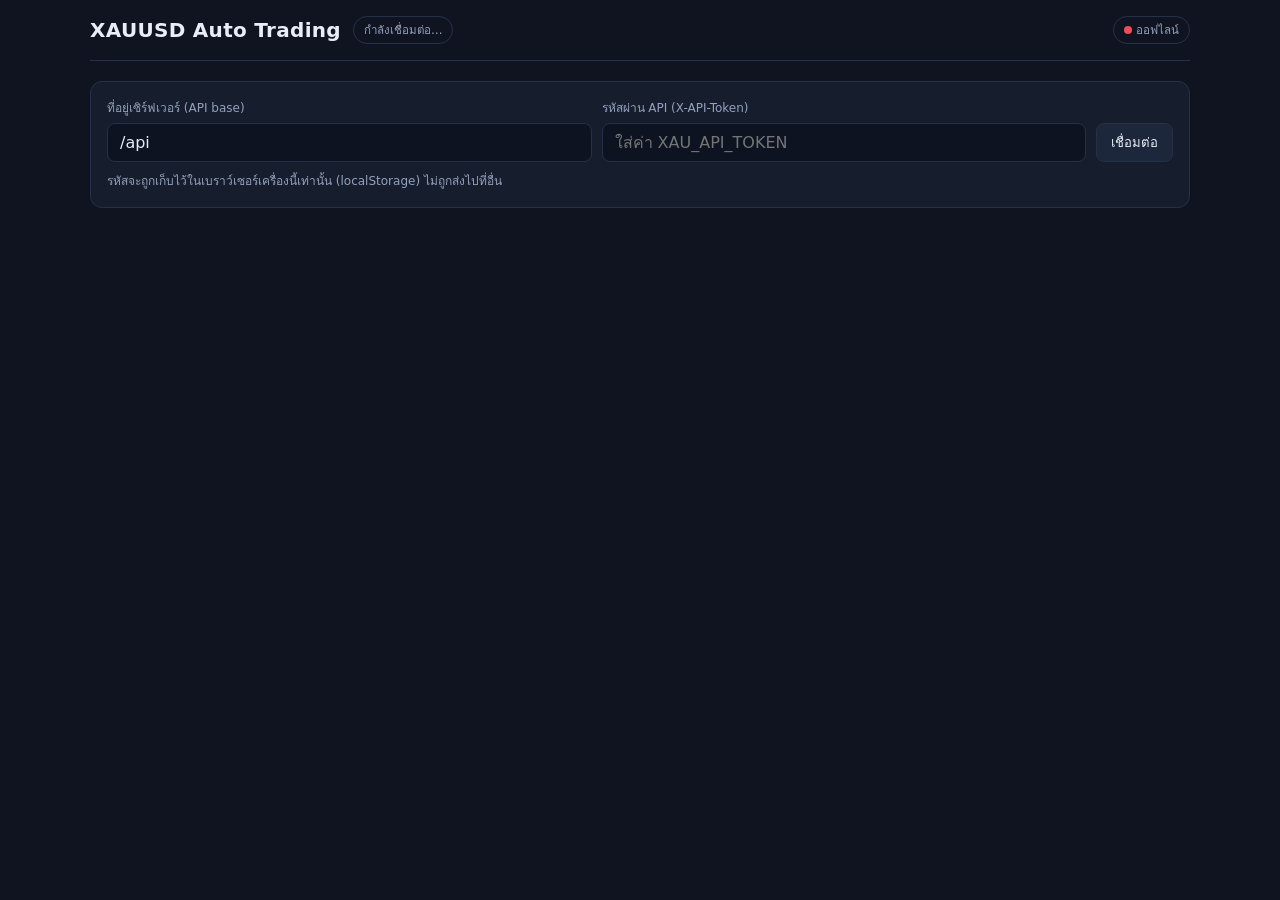
<file: trading_webapp/frontend/index.html>
<!DOCTYPE html>
<html lang="th">
<head>
<meta charset="UTF-8">
<meta name="viewport" content="width=device-width, initial-scale=1.0, viewport-fit=cover">
<title>XAUUSD Auto Trading — แดชบอร์ด</title>
<style>
  :root {
    --bg: #0f1420; --panel: #161d2d; --line: #263149; --text: #e8edf7;
    --muted: #93a1bd; --up: #2fbf71; --down: #ef4d5a; --accent: #f0b429;
    --radius: 12px;
  }
  * { box-sizing: border-box; margin: 0; padding: 0; }
  body {
    background: var(--bg); color: var(--text); min-height: 100vh; padding: 16px;
    font-family: "Segoe UI", "Noto Sans Thai", system-ui, -apple-system, sans-serif;
  }
  .wrap { max-width: 1100px; margin: 0 auto; }
  header {
    display: flex; align-items: center; gap: 12px; flex-wrap: wrap;
    padding-bottom: 16px; border-bottom: 1px solid var(--line); margin-bottom: 20px;
  }
  h1 { font-size: 1.25rem; letter-spacing: .3px; }
  .badge {
    font-size: .72rem; padding: 4px 10px; border-radius: 999px;
    border: 1px solid var(--line); color: var(--muted); white-space: nowrap;
  }
  .badge.paper { background: rgba(47,191,113,.12); color: var(--up); border-color: transparent; }
  .badge.live  { background: rgba(239,77,90,.15); color: var(--down); border-color: transparent; }
  .badge.halt  { background: rgba(240,180,41,.15); color: var(--accent); border-color: transparent; }
  .dot { width: 8px; height: 8px; border-radius: 50%; background: var(--down); display: inline-block; }
  .dot.on { background: var(--up); }
  .spacer { flex: 1; }

  .grid { display: grid; gap: 14px; grid-template-columns: repeat(auto-fit, minmax(180px, 1fr)); }
  .card { background: var(--panel); border: 1px solid var(--line); border-radius: var(--radius); padding: 16px; }
  .card .label { font-size: .75rem; color: var(--muted); margin-bottom: 6px; }
  .card .value { font-size: 1.5rem; font-weight: 600; font-variant-numeric: tabular-nums; }
  .up { color: var(--up); } .down { color: var(--down); }

  section { margin-top: 24px; }
  h2 { font-size: .95rem; color: var(--muted); font-weight: 600; margin-bottom: 10px; }
  .tablewrap { overflow-x: auto; border: 1px solid var(--line); border-radius: var(--radius); }
  table { width: 100%; border-collapse: collapse; font-size: .85rem; min-width: 640px; }
  th, td { padding: 10px 12px; text-align: right; white-space: nowrap; }
  th { background: #121a29; color: var(--muted); font-weight: 500; font-size: .75rem; }
  th:first-child, td:first-child { text-align: left; }
  tbody tr { border-top: 1px solid var(--line); }
  td.num { font-variant-numeric: tabular-nums; }
  .empty { padding: 24px; text-align: center; color: var(--muted); font-size: .85rem; }

  button {
    font: inherit; font-size: .82rem; padding: 8px 14px; border-radius: 8px;
    border: 1px solid var(--line); background: #1d273b; color: var(--text); cursor: pointer;
  }
  button:hover { border-color: #3a4a6b; background: #24304a; }
  button.danger { background: rgba(239,77,90,.16); border-color: transparent; color: #ff97a0; }
  button.warn { background: rgba(240,180,41,.16); border-color: transparent; color: var(--accent); }
  button.small { padding: 5px 10px; font-size: .75rem; }
  .actions { display: flex; gap: 8px; flex-wrap: wrap; margin-bottom: 8px; }

  .setup { background: var(--panel); border: 1px solid var(--line); border-radius: var(--radius); padding: 16px; }
  .setup label { display: block; font-size: .75rem; color: var(--muted); margin-bottom: 6px; }
  .setup input {
    width: 100%; padding: 9px 12px; border-radius: 8px; font: inherit;
    background: #0d1320; border: 1px solid var(--line); color: var(--text);
  }
  .row { display: flex; gap: 10px; align-items: flex-end; flex-wrap: wrap; }
  .row > div { flex: 1; min-width: 200px; }
  .hint { font-size: .75rem; color: var(--muted); margin-top: 10px; line-height: 1.6; }
  .pill { font-size: .7rem; padding: 2px 8px; border-radius: 999px; }
  .pill.buy  { background: rgba(47,191,113,.15); color: var(--up); }
  .pill.sell { background: rgba(239,77,90,.15); color: var(--down); }
  .hidden { display: none; }
</style>
</head>
<body>
<div class="wrap">

  <header>
    <h1>XAUUSD Auto Trading</h1>
    <span class="badge" id="modeBadge">กำลังเชื่อมต่อ…</span>
    <span class="badge" id="haltBadge" hidden>หยุดเทรด</span>
    <span class="spacer"></span>
    <span class="badge"><span class="dot" id="wsDot"></span> <span id="wsText">ออฟไลน์</span></span>
  </header>

  <div class="setup" id="setup">
    <div class="row">
      <div>
        <label for="apiBase">ที่อยู่เซิร์ฟเวอร์ (API base)</label>
        <input id="apiBase" value="/api" placeholder="http://127.0.0.1:8000/api">
      </div>
      <div>
        <label for="token">รหัสผ่าน API (X-API-Token)</label>
        <input id="token" type="password" placeholder="ใส่ค่า XAU_API_TOKEN">
      </div>
      <button id="connectBtn">เชื่อมต่อ</button>
    </div>
    <p class="hint">
      รหัสจะถูกเก็บไว้ในเบราว์เซอร์เครื่องนี้เท่านั้น (localStorage) ไม่ถูกส่งไปที่อื่น
    </p>
  </div>

  <div id="app" class="hidden">
    <section>
      <div class="grid">
        <div class="card"><div class="label">ยอดเงิน (Balance)</div><div class="value num" id="balance">—</div></div>
        <div class="card"><div class="label">มูลค่าสุทธิ (Equity)</div><div class="value num" id="equity">—</div></div>
        <div class="card"><div class="label">กำไร/ขาดทุนวันนี้</div><div class="value num" id="dayPnl">—</div></div>
        <div class="card"><div class="label">ราคาทองล่าสุด</div><div class="value num" id="price">—</div></div>
        <div class="card"><div class="label">ออร์เดอร์ที่เปิดอยู่</div><div class="value num" id="openCount">—</div></div>
      </div>
    </section>

    <section>
      <h2>ควบคุม</h2>
      <div class="actions">
        <button class="warn" id="haltBtn">หยุดรับสัญญาณ</button>
        <button id="resumeBtn">เริ่มรับสัญญาณ</button>
        <button class="danger" id="closeAllBtn">ปิดออร์เดอร์ทั้งหมด</button>
        <button id="refreshBtn">รีเฟรช</button>
      </div>
    </section>

    <section>
      <h2>ออร์เดอร์ที่เปิดอยู่</h2>
      <div class="tablewrap">
        <table>
          <thead><tr>
            <th>เวลาเปิด</th><th>ทิศทาง</th><th>ขนาด (lot)</th>
            <th>ราคาเข้า</th><th>SL</th><th>TP</th><th></th>
          </tr></thead>
          <tbody id="positionsBody"></tbody>
        </table>
      </div>
    </section>

    <section>
      <h2>ประวัติการเทรด</h2>
      <div class="tablewrap">
        <table>
          <thead><tr>
            <th>เวลาปิด</th><th>ทิศทาง</th><th>ขนาด</th>
            <th>ราคาเข้า</th><th>ราคาปิด</th><th>กำไร/ขาดทุน</th>
          </tr></thead>
          <tbody id="historyBody"></tbody>
        </table>
      </div>
    </section>

    <section>
      <h2>สัญญาณล่าสุด</h2>
      <div class="tablewrap">
        <table>
          <thead><tr>
            <th>เวลา</th><th>ที่มา</th><th>ทิศทาง</th>
            <th>ความมั่นใจ</th><th>ผล</th><th>เหตุผล</th>
          </tr></thead>
          <tbody id="signalsBody"></tbody>
        </table>
      </div>
    </section>
  </div>
</div>

<script>
(() => {
  "use strict";

  const $ = (id) => document.getElementById(id);
  const store = {
    get base()  { return localStorage.getItem("xau_base") || "/api"; },
    set base(v) { localStorage.setItem("xau_base", v); },
    get token()  { return localStorage.getItem("xau_token") || ""; },
    set token(v) { localStorage.setItem("xau_token", v); },
  };

  let ws = null;
  let poller = null;

  const money = (n) =>
    (n === null || n === undefined || Number.isNaN(n))
      ? "—"
      : n.toLocaleString("en-US", { minimumFractionDigits: 2, maximumFractionDigits: 2 });

  const timeOf = (iso) => {
    if (!iso) return "—";
    const d = new Date(iso);
    return Number.isNaN(d.getTime()) ? "—" : d.toLocaleString("th-TH", { hour12: false });
  };

  const signed = (el, value, suffix = "") => {
    el.textContent = (value > 0 ? "+" : "") + money(value) + suffix;
    el.classList.toggle("up", value > 0);
    el.classList.toggle("down", value < 0);
  };

  async function api(path, options = {}) {
    const res = await fetch(store.base + path, {
      ...options,
      headers: { "X-API-Token": store.token, "Content-Type": "application/json", ...(options.headers || {}) },
    });
    if (res.status === 401) throw new Error("รหัส API ไม่ถูกต้อง");
    if (!res.ok) throw new Error(`เซิร์ฟเวอร์ตอบ ${res.status}`);
    return res.json();
  }

  function renderAccount(state) {
    $("balance").textContent = money(state.balance);
    $("equity").textContent = money(state.equity);
    $("openCount").textContent = state.open_positions;
    signed($("dayPnl"), state.day_pnl, `  (${state.day_pnl_percent.toFixed(2)}%)`);

    const badge = $("modeBadge");
    const live = state.live_enabled;
    badge.textContent = live ? "โหมดเงินจริง (LIVE)" : "โหมดจำลอง (PAPER)";
    badge.className = "badge " + (live ? "live" : "paper");

    const halt = $("haltBadge");
    halt.hidden = !state.trading_halted;
    halt.className = "badge halt";
    halt.textContent = "หยุดเทรด: " + (state.halt_reason || "โดยผู้ใช้");
  }

  function renderPositions(rows) {
    const body = $("positionsBody");
    if (!rows.length) {
      body.innerHTML = `<tr><td colspan="7" class="empty">ยังไม่มีออร์เดอร์เปิดอยู่</td></tr>`;
      return;
    }
    body.innerHTML = rows.map((p) => `
      <tr>
        <td>${timeOf(p.opened_at)}</td>
        <td><span class="pill ${p.side.toLowerCase()}">${p.side === "BUY" ? "ซื้อ" : "ขาย"}</span></td>
        <td class="num">${p.volume.toFixed(2)}</td>
        <td class="num">${money(p.entry_price)}</td>
        <td class="num">${p.stop_loss ? money(p.stop_loss) : "—"}</td>
        <td class="num">${p.take_profit ? money(p.take_profit) : "—"}</td>
        <td><button class="small danger" data-close="${p.id}">ปิด</button></td>
      </tr>`).join("");
  }

  function renderHistory(rows) {
    const body = $("historyBody");
    if (!rows.length) {
      body.innerHTML = `<tr><td colspan="6" class="empty">ยังไม่มีประวัติ</td></tr>`;
      return;
    }
    body.innerHTML = rows.map((p) => `
      <tr>
        <td>${timeOf(p.closed_at)}</td>
        <td><span class="pill ${p.side.toLowerCase()}">${p.side === "BUY" ? "ซื้อ" : "ขาย"}</span></td>
        <td class="num">${p.volume.toFixed(2)}</td>
        <td class="num">${money(p.entry_price)}</td>
        <td class="num">${money(p.close_price)}</td>
        <td class="num ${p.profit >= 0 ? "up" : "down"}">${p.profit > 0 ? "+" : ""}${money(p.profit)}</td>
      </tr>`).join("");
  }

  function renderSignals(rows) {
    const body = $("signalsBody");
    if (!rows.length) {
      body.innerHTML = `<tr><td colspan="6" class="empty">ยังไม่มีสัญญาณเข้ามา</td></tr>`;
      return;
    }
    body.innerHTML = rows.map((entry) => {
      const s = entry.signal;
      return `<tr>
        <td>${timeOf(entry.created_at)}</td>
        <td>${s.source || "—"}</td>
        <td>${s.side}</td>
        <td class="num">${(s.confidence * 100).toFixed(0)}%</td>
        <td class="${entry.accepted ? "up" : "down"}">${entry.accepted ? "รับ" : "ปฏิเสธ"}</td>
        <td style="text-align:left; white-space:normal">${entry.reason}</td>
      </tr>`;
    }).join("");
  }

  async function refresh() {
    try {
      const [state, positions, history, signals] = await Promise.all([
        api("/account"), api("/positions"), api("/positions/history?limit=20"), api("/signals?limit=20"),
      ]);
      renderAccount(state);
      renderPositions(positions);
      renderHistory(history);
      renderSignals(signals);
      try {
        const q = await api("/quote");
        $("price").textContent = money(q.bid) + " / " + money(q.ask);
      } catch {
        $("price").textContent = "ราคาไม่พร้อม";
      }
    } catch (err) {
      alert("โหลดข้อมูลไม่สำเร็จ: " + err.message);
      disconnect();
    }
  }

  function connectSocket() {
    if (ws) { try { ws.close(); } catch {} }
    let url;
    try {
      url = new URL(store.base + "/ws", window.location.href);
    } catch { return; }
    url.protocol = url.protocol === "https:" ? "wss:" : "ws:";
    url.searchParams.set("token", store.token);

    ws = new WebSocket(url.toString());
    ws.onopen  = () => { $("wsDot").classList.add("on"); $("wsText").textContent = "เชื่อมต่อแล้ว"; };
    ws.onclose = () => {
      $("wsDot").classList.remove("on"); $("wsText").textContent = "ออฟไลน์";
      ws = null;
    };
    ws.onmessage = (ev) => {
      let msg;
      try { msg = JSON.parse(ev.data); } catch { return; }
      if (msg.event === "account") renderAccount(msg.data);
      else refresh();
    };
  }

  function connect() {
    store.base = $("apiBase").value.trim().replace(/\/$/, "");
    store.token = $("token").value.trim();
    if (!store.token) { alert("กรุณาใส่รหัส API"); return; }
    $("setup").classList.add("hidden");
    $("app").classList.remove("hidden");
    refresh();
    connectSocket();
    poller = setInterval(refresh, 15000);
  }

  function disconnect() {
    if (poller) clearInterval(poller);
    if (ws) { try { ws.close(); } catch {} }
    $("setup").classList.remove("hidden");
    $("app").classList.add("hidden");
  }

  $("connectBtn").onclick = connect;
  $("refreshBtn").onclick = refresh;

  $("haltBtn").onclick = async () => {
    await api("/control/halt", { method: "POST" }); refresh();
  };
  $("resumeBtn").onclick = async () => {
    await api("/control/resume", { method: "POST" }); refresh();
  };
  $("closeAllBtn").onclick = async () => {
    if (!confirm("ยืนยันปิดออร์เดอร์ทั้งหมด?")) return;
    await api("/positions/close-all", { method: "POST" }); refresh();
  };
  $("positionsBody").addEventListener("click", async (e) => {
    const id = e.target.dataset.close;
    if (!id) return;
    if (!confirm("ยืนยันปิดออร์เดอร์นี้?")) return;
    await api(`/positions/${id}/close`, { method: "POST" });
    refresh();
  });

  // Restore a previous session so a refresh does not log the user out.
  $("apiBase").value = store.base;
  if (store.token) { $("token").value = store.token; connect(); }
})();
</script>
</body>
</html>
</file>
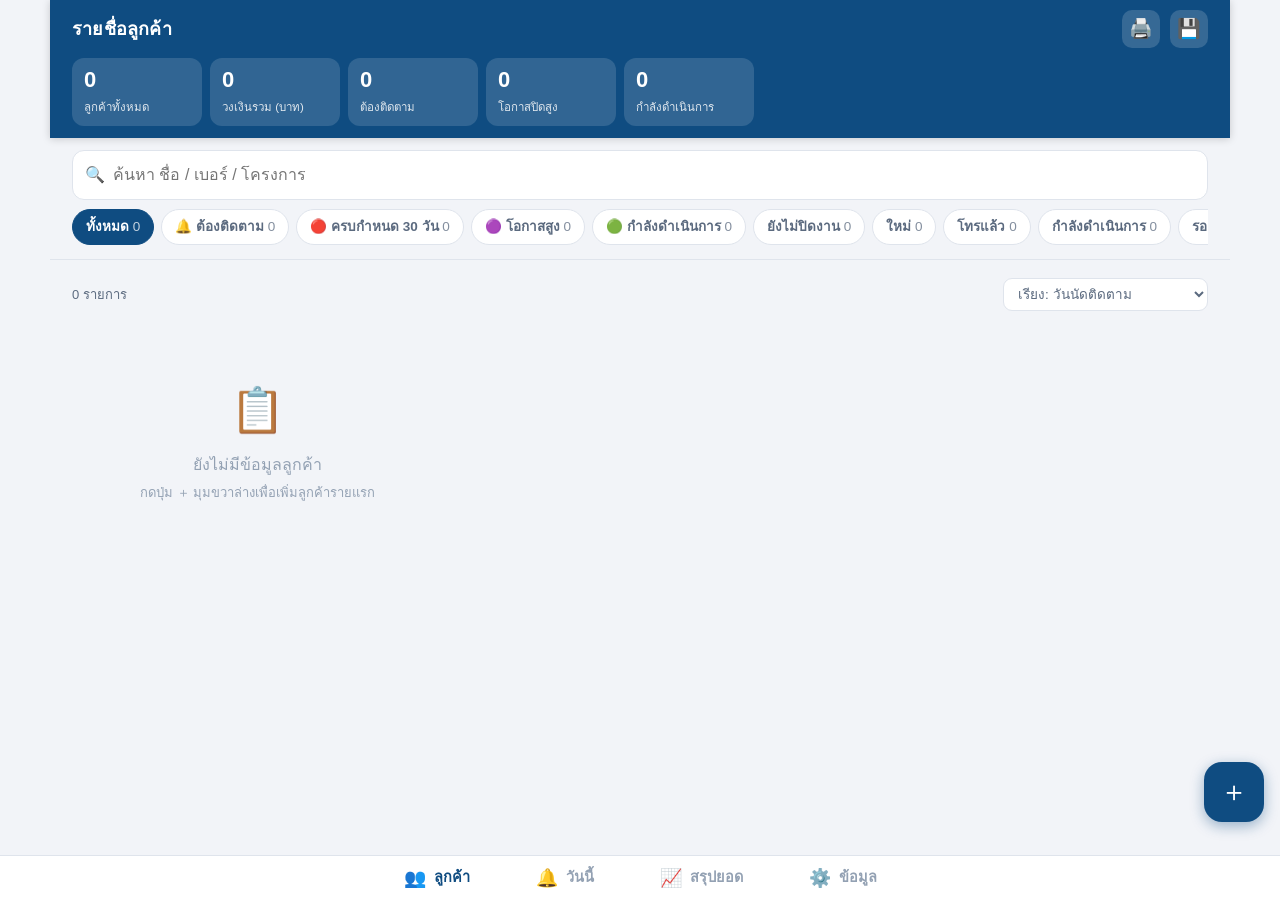
<file: crm.html>
<!DOCTYPE html>
<html lang="th">
<head>
<meta charset="UTF-8">
<meta name="viewport" content="width=device-width, initial-scale=1.0, viewport-fit=cover">
<title>CRM ลูกค้าสินเชื่อ</title>
<meta name="apple-mobile-web-app-capable" content="yes">
<meta name="mobile-web-app-capable" content="yes">
<meta name="apple-mobile-web-app-status-bar-style" content="default">
<meta name="apple-mobile-web-app-title" content="CRM สินเชื่อ">
<meta name="theme-color" content="#0f4c81">
<link rel="icon" href="data:image/svg+xml,<svg xmlns='http://www.w3.org/2000/svg' viewBox='0 0 100 100'><text y='.9em' font-size='90'>📋</text></svg>">
<style>
:root{
  --brand:#0f4c81; --brand2:#1769aa; --brand-soft:#e8f1f9;
  --bg:#f2f4f8; --card:#ffffff; --line:#dfe4ec;
  --text:#16202e; --text2:#5b6a7f; --text3:#93a1b3;
  --red:#d92b3f; --red-soft:#fdecee;
  --amber:#c47f00; --amber-soft:#fff5e0;
  --green:#12805c; --green-soft:#e5f6ef;
  --purple:#7b3fbf; --purple-soft:#f2ebfb;
  --grey-soft:#eef1f6;
  --st:env(safe-area-inset-top); --sb:env(safe-area-inset-bottom);
  --navh:62px;
}
@media (prefers-color-scheme:dark){
  :root:not([data-theme="light"]){
    --brand:#4d9fe8; --brand2:#75b6f0; --brand-soft:#132c44;
    --bg:#0d1117; --card:#161c26; --line:#28313f;
    --text:#e6edf5; --text2:#9aa8bb; --text3:#6b7889;
    --red:#ff6b7d; --red-soft:#3a1a20;
    --amber:#e8ab3c; --amber-soft:#3a2e15;
    --green:#3fd0a0; --green-soft:#0f3129;
    --purple:#b98bf0; --purple-soft:#2a1d3d;
    --grey-soft:#1e2631;
  }
}
/* explicit dark choice must win even when the OS is set to light */
:root[data-theme="dark"]{
  --brand:#4d9fe8; --brand2:#75b6f0; --brand-soft:#132c44;
  --bg:#0d1117; --card:#161c26; --line:#28313f;
  --text:#e6edf5; --text2:#9aa8bb; --text3:#6b7889;
  --red:#ff6b7d; --red-soft:#3a1a20;
  --amber:#e8ab3c; --amber-soft:#3a2e15;
  --green:#3fd0a0; --green-soft:#0f3129;
  --purple:#b98bf0; --purple-soft:#2a1d3d;
  --grey-soft:#1e2631;
}
*{margin:0;padding:0;box-sizing:border-box;-webkit-tap-highlight-color:transparent}
/* an explicit display on a component would otherwise beat the UA's [hidden] rule */
[hidden]{display:none!important}
html{-webkit-text-size-adjust:100%}
body{
  background:var(--bg);color:var(--text);
  font-family:-apple-system,BlinkMacSystemFont,"Sarabun","Noto Sans Thai","Segoe UI",Roboto,sans-serif;
  font-size:16px;line-height:1.5;
  padding-bottom:calc(var(--navh) + var(--sb));
  overscroll-behavior-y:none;
}
button,input,select,textarea{font:inherit;color:inherit}
button{cursor:pointer;border:none;background:none}

/* ---------- HEADER ---------- */
header{
  position:sticky;top:0;z-index:50;
  background:var(--brand);color:#fff;
  padding:calc(var(--st) + 10px) 14px 10px;
  box-shadow:0 1px 8px rgba(0,0,0,.18);
}
.hd-top{display:flex;align-items:center;gap:10px}
.hd-top h1{font-size:18px;font-weight:700;flex:1;letter-spacing:.2px}
.hd-btn{
  width:38px;height:38px;border-radius:10px;
  background:rgba(255,255,255,.16);color:#fff;
  display:flex;align-items:center;justify-content:center;font-size:19px;
}
.hd-btn:active{background:rgba(255,255,255,.3)}

/* stat strip */
.stats{display:flex;gap:8px;overflow-x:auto;margin-top:10px;padding-bottom:2px;scrollbar-width:none}
.stats::-webkit-scrollbar{display:none}
.stat{
  flex:0 0 auto;min-width:104px;
  background:rgba(255,255,255,.14);border-radius:12px;padding:8px 12px;
}
.stat b{display:block;font-size:19px;font-weight:800;line-height:1.25}
.stat span{font-size:11.5px;opacity:.85}

/* ---------- SEARCH / FILTER ---------- */
.toolbar{
  position:sticky;top:0;z-index:40;
  background:var(--bg);padding:10px 14px 6px;
  border-bottom:1px solid var(--line);
}
.search{position:relative}
.search input{
  width:100%;padding:12px 40px 12px 40px;border-radius:12px;
  border:1px solid var(--line);background:var(--card);font-size:16px;
}
.search .ic{position:absolute;left:13px;top:50%;transform:translateY(-50%);color:var(--text3);font-size:16px}
.search .clr{position:absolute;right:6px;top:50%;transform:translateY(-50%);width:32px;height:32px;color:var(--text3);font-size:18px;display:none}
.search input:not(:placeholder-shown)~.clr{display:block}
.chips{display:flex;gap:7px;overflow-x:auto;margin-top:9px;padding-bottom:8px;scrollbar-width:none}
.chips::-webkit-scrollbar{display:none}
.chip{
  flex:0 0 auto;padding:7px 13px;border-radius:999px;font-size:13.5px;font-weight:600;
  background:var(--card);border:1px solid var(--line);color:var(--text2);white-space:nowrap;
}
.chip.on{background:var(--brand);border-color:var(--brand);color:#fff}
.chip .n{opacity:.75;font-weight:500}

/* ---------- LIST ---------- */
main{padding:10px 14px 20px}
.bar{display:flex;align-items:center;gap:8px;margin:2px 0 10px;font-size:13px;color:var(--text2)}
.bar select{
  margin-left:auto;padding:7px 10px;border-radius:9px;
  border:1px solid var(--line);background:var(--card);font-size:13.5px;
}
.card{
  background:var(--card);border:1px solid var(--line);border-left:5px solid var(--line);
  border-radius:14px;padding:13px 14px;margin-bottom:10px;
  box-shadow:0 1px 2px rgba(16,32,48,.05);
}
.card.hot{border-left-color:var(--red)}
.card.due{border-left-color:var(--amber)}
.card.work{border-left-color:var(--green)}
.card.high{border-left-color:var(--purple)}
.c-top{display:flex;align-items:flex-start;gap:10px}
.c-name{font-size:17px;font-weight:700;flex:1;word-break:break-word}
.c-amt{font-size:16px;font-weight:800;color:var(--brand2);white-space:nowrap}
.c-meta{display:flex;flex-wrap:wrap;gap:6px;margin-top:8px}
.tag{font-size:12px;font-weight:600;padding:3px 9px;border-radius:7px;background:var(--grey-soft);color:var(--text2)}
.tag.s-red{background:var(--red-soft);color:var(--red)}
.tag.s-amber{background:var(--amber-soft);color:var(--amber)}
.tag.s-green{background:var(--green-soft);color:var(--green)}
.tag.s-purple{background:var(--purple-soft);color:var(--purple)}
.tag.s-blue{background:var(--brand-soft);color:var(--brand2)}
.c-sub{margin-top:8px;font-size:13.5px;color:var(--text2);display:flex;flex-wrap:wrap;gap:4px 14px}
.c-act{display:flex;gap:8px;margin-top:11px}
.c-act a,.c-act button{
  flex:1;text-align:center;padding:9px 4px;border-radius:10px;font-size:14px;font-weight:600;
  background:var(--grey-soft);color:var(--text);text-decoration:none;white-space:nowrap;
}
.c-act .pri{background:var(--brand);color:#fff}
.c-act a:active,.c-act button:active{opacity:.7}
.warn{
  display:flex;gap:10px;align-items:flex-start;
  background:var(--amber-soft);border:1px solid var(--amber);
  border-radius:12px;padding:12px 13px;margin-bottom:12px;
  font-size:13.5px;line-height:1.55;color:var(--text);
}
.warn b{color:var(--amber)}
.empty{text-align:center;padding:56px 20px;color:var(--text3)}
.empty .e-ic{font-size:44px;margin-bottom:10px}

/* ---------- SUMMARY / DATA PAGES ---------- */
.panel{background:var(--card);border:1px solid var(--line);border-radius:14px;padding:14px;margin-bottom:12px}
.panel h2{font-size:15px;font-weight:700;margin-bottom:10px;color:var(--text)}
.panel p{font-size:13.5px;color:var(--text2)}
table{width:100%;border-collapse:collapse;font-size:14px}
th,td{padding:9px 6px;text-align:left;border-bottom:1px solid var(--line)}
th{font-size:12.5px;color:var(--text2);font-weight:600}
td.num,th.num{text-align:right;font-variant-numeric:tabular-nums}
tr:last-child td{border-bottom:none}
.btn{
  display:block;width:100%;padding:13px;border-radius:12px;font-size:15px;font-weight:600;
  background:var(--grey-soft);color:var(--text);margin-bottom:9px;text-align:center;
}
.btn.pri{background:var(--brand);color:#fff}
.btn.danger{background:var(--red-soft);color:var(--red)}
.btn:active{opacity:.7}
.hint{font-size:12.5px;color:var(--text3);margin-top:-3px;margin-bottom:11px;line-height:1.45}

/* ---------- BOTTOM NAV ---------- */
nav{
  position:fixed;left:0;right:0;bottom:0;z-index:60;
  display:flex;background:var(--card);border-top:1px solid var(--line);
  padding-bottom:var(--sb);
}
nav button{
  flex:1;padding:8px 2px 7px;display:flex;flex-direction:column;align-items:center;gap:2px;
  font-size:11px;color:var(--text3);font-weight:600;
}
nav button .ni{font-size:20px;line-height:1}
nav button.on{color:var(--brand)}
nav .badge{
  position:absolute;transform:translate(15px,-4px);
  background:var(--red);color:#fff;font-size:10px;font-weight:700;
  min-width:17px;height:17px;border-radius:9px;padding:0 5px;
  display:flex;align-items:center;justify-content:center;
}

/* ---------- FAB ---------- */
.fab{
  position:fixed;right:16px;bottom:calc(var(--navh) + var(--sb) + 16px);z-index:55;
  width:56px;height:56px;border-radius:18px;background:var(--brand);color:#fff;
  font-size:28px;display:flex;align-items:center;justify-content:center;
  box-shadow:0 4px 14px rgba(15,76,129,.4);
}
.fab:active{transform:scale(.94)}

/* ---------- SHEET (modal) ---------- */
.sheet{position:fixed;inset:0;z-index:100;display:none}
.sheet.open{display:block}
.sheet-bd{position:absolute;inset:0;background:rgba(10,18,30,.45)}
.sheet-in{
  position:absolute;left:0;right:0;bottom:0;top:0;
  background:var(--bg);display:flex;flex-direction:column;
  animation:up .22s ease-out;
}
@keyframes up{from{transform:translateY(3%);opacity:.4}to{transform:none;opacity:1}}
.sheet-hd{
  display:flex;align-items:center;gap:10px;
  padding:calc(var(--st) + 10px) 14px 10px;
  background:var(--card);border-bottom:1px solid var(--line);
}
.sheet-hd h2{flex:1;font-size:17px;font-weight:700}
.sheet-hd .x{width:38px;height:38px;border-radius:10px;background:var(--grey-soft);font-size:18px}
.sheet-bd2{flex:1;overflow-y:auto;-webkit-overflow-scrolling:touch;padding:14px 14px 30px}
.sheet-ft{
  padding:10px 14px calc(10px + var(--sb));background:var(--card);
  border-top:1px solid var(--line);display:flex;gap:9px;
}
.sheet-ft button{flex:1;padding:14px;border-radius:12px;font-size:16px;font-weight:700;background:var(--grey-soft)}
.sheet-ft .save{background:var(--brand);color:#fff}

/* ---------- FORM ---------- */
.fld{margin-bottom:13px}
.fld label{display:block;font-size:13px;font-weight:600;color:var(--text2);margin-bottom:5px}
.fld input,.fld select,.fld textarea{
  width:100%;padding:12px;border-radius:11px;border:1px solid var(--line);
  background:var(--card);font-size:16px;
}
.fld textarea{min-height:84px;resize:vertical}
.fld input:focus,.fld select:focus,.fld textarea:focus{outline:2px solid var(--brand);outline-offset:-1px;border-color:var(--brand)}
.row2{display:flex;gap:10px}
.row2>*{flex:1;min-width:0}
.seg{display:flex;gap:6px}
.seg button{
  flex:1;padding:11px 4px;border-radius:10px;background:var(--card);
  border:1px solid var(--line);font-size:14px;font-weight:600;color:var(--text2);
}
.seg button.on{background:var(--brand);border-color:var(--brand);color:#fff}
.req{color:var(--red)}

/* ---------- DETAIL ---------- */
.d-hero{background:var(--card);border:1px solid var(--line);border-radius:14px;padding:16px;margin-bottom:12px}
.d-hero h3{font-size:21px;font-weight:800;word-break:break-word}
.d-hero .amt{font-size:24px;font-weight:800;color:var(--brand2);margin-top:4px}
.d-grid{display:grid;grid-template-columns:1fr 1fr;gap:11px 12px;margin-top:14px}
.d-grid div span{display:block;font-size:12px;color:var(--text3)}
.d-grid div b{font-size:14.5px;font-weight:600}
.log{display:flex;gap:10px;padding:10px 0;border-bottom:1px solid var(--line)}
.log:last-child{border-bottom:none}
.log .dot{width:9px;height:9px;border-radius:50%;background:var(--brand);margin-top:7px;flex:0 0 auto}
.log .lt{font-size:12px;color:var(--text3)}
.log .lx{font-size:14.5px;word-break:break-word}
.logform{display:flex;gap:8px;margin-bottom:12px}
.logform input{flex:1;padding:11px;border-radius:11px;border:1px solid var(--line);background:var(--card);font-size:16px}
.logform button{padding:0 16px;border-radius:11px;background:var(--brand);color:#fff;font-weight:700}

/* ---------- TOAST ---------- */
#toast{
  position:fixed;left:50%;bottom:calc(var(--navh) + var(--sb) + 22px);z-index:200;
  transform:translate(-50%,20px);opacity:0;pointer-events:none;transition:.25s;
  background:#16202e;color:#fff;padding:11px 18px;border-radius:11px;font-size:14px;
  max-width:88vw;text-align:center;box-shadow:0 4px 16px rgba(0,0,0,.3);
}
#toast.show{opacity:1;transform:translate(-50%,0)}

/* ---------- TABLET / DESKTOP ---------- */
@media (min-width:768px){
  .wrap{max-width:1180px;margin:0 auto}
  main{padding:16px 22px 40px}
  .toolbar{padding:12px 22px 6px}
  header{padding-left:22px;padding-right:22px}
  .stat{min-width:130px}
  .stat b{font-size:22px}
  #list{display:grid;grid-template-columns:repeat(auto-fill,minmax(340px,1fr));gap:11px}
  .card{margin-bottom:0}
  .sheet-in{
    top:5vh;bottom:5vh;left:50%;right:auto;transform:translateX(-50%);
    width:min(720px,92vw);border-radius:18px;overflow:hidden;
  }
  .sheet-hd{padding-top:14px}
  .sheet-ft{padding-bottom:12px}
  .d-grid{grid-template-columns:repeat(3,1fr)}
  .fab{width:60px;height:60px}
  nav{justify-content:center;gap:6px}
  nav button{flex:0 0 auto;padding:11px 30px;flex-direction:row;gap:8px;font-size:14.5px}
  nav button .ni{font-size:18px}
  nav .badge{position:static;transform:none}
}
@media print{
  header,nav,.toolbar,.fab,.c-act,#toast{display:none!important}
  body{background:#fff;padding:0}
  .card{break-inside:avoid;box-shadow:none}
}
</style>
</head>
<body>

<div class="wrap">
<header>
  <div class="hd-top">
    <h1 id="pageTitle">รายชื่อลูกค้า</h1>
    <button class="hd-btn" id="btnPrint" title="พิมพ์">🖨️</button>
    <button class="hd-btn" id="btnQuickBackup" title="สำรองข้อมูล">💾</button>
  </div>
  <div class="stats" id="stats"></div>
</header>

<div class="toolbar" id="toolbar">
  <div class="search">
    <span class="ic">🔍</span>
    <input id="q" type="search" placeholder="ค้นหา ชื่อ / เบอร์ / โครงการ" autocomplete="off">
    <button class="clr" id="qClear">✕</button>
  </div>
  <div class="chips" id="chips"></div>
</div>

<main>
  <div class="warn" id="noStore" hidden>
    <span style="font-size:18px;line-height:1.2">⚠️</span>
    <div><b>เบราว์เซอร์นี้ไม่อนุญาตให้บันทึกข้อมูลถาวร</b><br>
    ข้อมูลที่กรอกจะอยู่แค่จนกว่าจะปิดหน้านี้ ใช้ทดลองได้ แต่อย่าใช้เก็บข้อมูลลูกค้าจริง —
    ถ้าจะใช้จริงให้เปิดจากไฟล์ที่บันทึกไว้ในเครื่อง หรือปิดโหมดไม่ระบุตัวตน/อนุญาตคุกกี้ก่อน</div>
  </div>

  <!-- LIST PAGE -->
  <section id="pgList">
    <div class="bar">
      <span id="count">0 รายการ</span>
      <select id="sort">
        <option value="follow">เรียง: วันนัดติดตาม</option>
        <option value="due">เรียง: ครบกำหนดรีไฟแนนซ์</option>
        <option value="amount">เรียง: วงเงินมาก→น้อย</option>
        <option value="updated">เรียง: อัปเดตล่าสุด</option>
        <option value="name">เรียง: ชื่อ ก-ฮ</option>
      </select>
    </div>
    <div id="list"></div>
  </section>

  <!-- SUMMARY PAGE -->
  <section id="pgSum" hidden></section>

  <!-- DATA PAGE -->
  <section id="pgData" hidden>
    <div class="panel">
      <h2>📲 ย้ายข้อมูลไปอีกเครื่อง</h2>
      <p class="hint">ใช้ตอนอยากให้ iPad กับมือถือมีข้อมูลชุดเดียวกัน กดปุ่มล่างแล้วเลือก <b>AirDrop</b> ไปยังอีกเครื่อง จากนั้นในเครื่องปลายทางเปิดแอปนี้ แล้วกด “รับข้อมูลจากอีกเครื่อง” เลือกไฟล์ที่เพิ่งส่งไป</p>
      <button class="btn pri" id="btnShare">📲 ส่งข้อมูลไปอีกเครื่อง</button>
      <button class="btn" id="btnImport">⬆️ รับข้อมูลจากอีกเครื่อง</button>
      <input type="file" id="fileIn" accept=".json,.csv,text/csv,application/json" hidden>
      <p class="hint" id="syncInfo"></p>
    </div>
    <div class="panel">
      <h2>💾 สำรอง / ส่งออกข้อมูล</h2>
      <p class="hint">ข้อมูลบันทึกไว้ในเครื่องนี้อัตโนมัติ (ไม่ต้องกดบันทึก) แต่จะหายถ้าล้างข้อมูลเบราว์เซอร์หรือเปลี่ยนเครื่อง แนะนำให้เก็บไฟล์สำรองไว้อย่างน้อยเดือนละครั้ง</p>
      <button class="btn" id="btnExportJson">⬇️ บันทึกไฟล์สำรอง (.json)</button>
      <button class="btn" id="btnExportCsv">📊 ส่งออกเป็น Excel/CSV</button>
      <p class="hint" id="backupInfo"></p>
    </div>
    <div class="panel">
      <h2>📖 วิธีใช้งาน</h2>
      <p style="line-height:1.75">
        <b>ระบบสี (แถบซ้ายของการ์ด)</b><br>
        🔴 แดง — ครบกำหนดรีไฟแนนซ์ภายใน 30 วัน<br>
        🟡 เหลือง — ถึงวันนัดติดตาม (หรือเลยกำหนด)<br>
        🟢 เขียว — กำลังดำเนินการ / ยื่นกู้แล้ว / อนุมัติ<br>
        🟣 ม่วง — โอกาสปิดสูง<br><br>
        <b>ลำดับสถานะงาน</b><br>
        ใหม่ → โทรแล้ว → กำลังดำเนินการ → รอเอกสาร → ยื่นกู้แล้ว → อนุมัติ → ปิดการขาย<br><br>
        <b>ขั้นตอนสำหรับเซลส์</b><br>
        1. ทุกครั้งที่โทรหาลูกค้า กดปุ่ม <b>โทร</b> บนการ์ด ระบบจะบันทึกวันที่ติดต่อล่าสุดให้เอง<br>
        2. ถ้าต้องโทรซ้ำ ให้ใส่ “วันที่นัดติดตาม”<br>
        3. ใช้ “โอกาสปิด” จัดลำดับลูกค้าที่ควรทุ่มเวลา<br>
        4. ใช้แถบตัวกรองด้านบนดูเฉพาะกลุ่มที่ต้องติดตาม<br>
        5. ทุกการเปลี่ยนสถานะและโน้ตจะถูกเก็บเป็น <b>ประวัติการติดตาม</b> ในหน้ารายละเอียดลูกค้า
      </p>
    </div>
    <div class="panel">
      <h2>📲 ใช้สองเครื่องให้ข้อมูลตรงกัน</h2>
      <p style="line-height:1.75">
        ข้อมูลเก็บอยู่ในเครื่องเท่านั้น ไม่ได้ขึ้นคลาวด์ iPad กับมือถือจึงเป็นคนละชุดกัน
        ต้องย้ายข้อมูลเองเมื่อต้องการให้ตรงกัน<br><br>
        <b>วิธีที่เร็วที่สุด (2 ที)</b><br>
        1. เครื่องต้นทาง → หน้า “ข้อมูล” → <b>ส่งข้อมูลไปอีกเครื่อง</b> → เลือก AirDrop ปลายทาง<br>
        2. เครื่องปลายทาง → หน้า “ข้อมูล” → <b>รับข้อมูลจากอีกเครื่อง</b> → เลือกไฟล์ที่เพิ่งรับมา<br><br>
        <b>ควรทำตอนไหน</b> — ทำตอนจบวัน หรือก่อนสลับไปใช้อีกเครื่อง
        ถ้าจำง่าย ๆ คือ “ใช้เครื่องไหนเสร็จ ส่งไปอีกเครื่องก่อนวาง”<br><br>
        <b>ถ้าเผลอกรอกทั้งสองเครื่อง</b> ไม่ต้องกังวล เลือก <b>รวมข้อมูล</b>
        ลูกค้าจะไม่หาย ประวัติการติดตามจากทั้งสองเครื่องจะถูกรวมเข้าด้วยกัน
        ถ้าลูกค้ารายเดียวกันถูกแก้ทั้งสองเครื่อง ระบบจะยึดฉบับที่แก้ล่าสุด<br><br>
        <b>ข้อควรรู้</b> การลบลูกค้าไม่ตามไปด้วยตอน “รวมข้อมูล” ถ้าลบใครที่เครื่องหนึ่ง
        แล้วอยากให้อีกเครื่องลบตาม ให้ใช้ <b>แทนที่ทั้งหมด</b> แทน
      </p>
    </div>
    <div class="panel">
      <h2>⚠️ ล้างข้อมูล</h2>
      <p class="hint">ลบข้อมูลลูกค้าทั้งหมดในเครื่องนี้อย่างถาวร ควรส่งออกไฟล์สำรองก่อน</p>
      <button class="btn danger" id="btnWipe">ลบข้อมูลทั้งหมด</button>
    </div>
  </section>
</main>
</div>

<button class="fab" id="fab">＋</button>

<nav>
  <button class="on" data-pg="list"><span class="ni">👥</span>ลูกค้า</button>
  <button data-pg="today"><span class="ni">🔔</span>วันนี้<span class="badge" id="navBadge" hidden>0</span></button>
  <button data-pg="sum"><span class="ni">📈</span>สรุปยอด</button>
  <button data-pg="data"><span class="ni">⚙️</span>ข้อมูล</button>
</nav>

<!-- FORM SHEET -->
<div class="sheet" id="shForm">
  <div class="sheet-bd" data-close></div>
  <div class="sheet-in">
    <div class="sheet-hd">
      <h2 id="formTitle">เพิ่มลูกค้า</h2>
      <button class="x" data-close>✕</button>
    </div>
    <div class="sheet-bd2">
      <div class="fld">
        <label>ชื่อลูกค้า <span class="req">*</span></label>
        <input id="fName" type="text" placeholder="ชื่อ-นามสกุล" autocomplete="off">
      </div>
      <div class="row2">
        <div class="fld">
          <label>เบอร์โทรลูกค้า</label>
          <input id="fPhone" type="tel" inputmode="tel" placeholder="08x-xxx-xxxx" autocomplete="off">
        </div>
        <div class="fld">
          <label>วงเงิน (บาท)</label>
          <input id="fAmount" type="text" inputmode="numeric" placeholder="0" autocomplete="off">
        </div>
      </div>
      <div class="fld">
        <label>โครงการ</label>
        <input id="fProject" type="text" placeholder="ชื่อโครงการ / หมู่บ้าน" autocomplete="off">
      </div>
      <div class="fld">
        <label>ประเภทสินเชื่อ</label>
        <div class="seg" id="fType"></div>
      </div>
      <div class="fld">
        <label>สถานะงาน</label>
        <select id="fStatus"></select>
      </div>
      <div class="fld">
        <label>โอกาสปิด</label>
        <div class="seg" id="fChance"></div>
      </div>
      <div class="row2">
        <div class="fld">
          <label>วันครบกำหนดรีไฟแนนซ์</label>
          <input id="fDue" type="date">
        </div>
        <div class="fld">
          <label>วันที่นัดติดตาม</label>
          <input id="fFollow" type="date">
        </div>
      </div>
      <div class="fld">
        <label>วันที่โทร/อัปเดตล่าสุด</label>
        <input id="fLast" type="date">
      </div>
      <div class="fld">
        <label>หมายเหตุ</label>
        <textarea id="fNote" placeholder="รายละเอียดเพิ่มเติม เช่น ยอดหนี้เดิม ธนาคารเดิม เอกสารที่ขาด"></textarea>
      </div>
      <button class="btn danger" id="btnDel" hidden>🗑️ ลบลูกค้ารายนี้</button>
    </div>
    <div class="sheet-ft">
      <button data-close>ยกเลิก</button>
      <button class="save" id="btnSave">บันทึก</button>
    </div>
  </div>
</div>

<!-- DETAIL SHEET -->
<div class="sheet" id="shDetail">
  <div class="sheet-bd" data-close></div>
  <div class="sheet-in">
    <div class="sheet-hd">
      <h2>รายละเอียดลูกค้า</h2>
      <button class="x" id="btnEditFromDetail" style="font-size:15px;font-weight:700;width:auto;padding:0 14px">แก้ไข</button>
      <button class="x" data-close>✕</button>
    </div>
    <div class="sheet-bd2" id="detailBody"></div>
  </div>
</div>

<!-- IMPORT DECISION SHEET -->
<div class="sheet" id="shImport">
  <div class="sheet-bd" data-close></div>
  <div class="sheet-in">
    <div class="sheet-hd">
      <h2>รับข้อมูลจากอีกเครื่อง</h2>
      <button class="x" data-close>✕</button>
    </div>
    <div class="sheet-bd2" id="importBody"></div>
    <div class="sheet-ft">
      <button data-close>ยกเลิก</button>
    </div>
  </div>
</div>

<div id="toast"></div>

<script>
'use strict';

/* ================= CONSTANTS ================= */
const KEY = 'creditCRM.v1';
const BAK = 'creditCRM.autobackup';
const STATUSES = ['ใหม่','โทรแล้ว','กำลังดำเนินการ','รอเอกสาร','ยื่นกู้แล้ว','อนุมัติ','ปิดการขาย','ไม่ผ่าน','ไม่สนใจ'];
const TYPES    = ['รีไฟแนนซ์','โฮมฟอร์แคช','รีไฟแนนซ์ + โฮมฟอร์แคช'];
const CHANCES  = ['สูง','กลาง','ต่ำ'];
const ACTIVE   = ['กำลังดำเนินการ','ยื่นกู้แล้ว','อนุมัติ'];
const TH_MON   = ['ม.ค.','ก.พ.','มี.ค.','เม.ย.','พ.ค.','มิ.ย.','ก.ค.','ส.ค.','ก.ย.','ต.ค.','พ.ย.','ธ.ค.'];

/* ================= STATE ================= */
let db = { v:1, customers:[], lastBackup:null, lastSync:null };
let filter = 'all';
let editingId = null;
let detailId = null;
let page = 'list';

/* ================= HELPERS ================= */
const $  = s => document.querySelector(s);
const $$ = s => Array.from(document.querySelectorAll(s));
const esc = s => String(s==null?'':s).replace(/[&<>"']/g, c => ({'&':'&amp;','<':'&lt;','>':'&gt;','"':'&quot;',"'":'&#39;'}[c]));
const uid = () => Date.now().toString(36) + Math.random().toString(36).slice(2,8);

function todayISO(){
  const d = new Date();
  return `${d.getFullYear()}-${String(d.getMonth()+1).padStart(2,'0')}-${String(d.getDate()).padStart(2,'0')}`;
}
function daysFromToday(iso){
  if(!iso) return null;
  const [y,m,d] = iso.split('-').map(Number);
  if(!y||!m||!d) return null;
  const t = new Date(); t.setHours(0,0,0,0);
  return Math.round((new Date(y,m-1,d) - t) / 86400000);
}
function thDate(iso){
  if(!iso) return '—';
  const [y,m,d] = iso.split('-').map(Number);
  if(!y||!m||!d) return iso;
  return `${d} ${TH_MON[m-1]} ${String(y+543).slice(-2)}`;
}
function money(n){
  const v = Number(n)||0;
  return v.toLocaleString('th-TH');
}
function shortMoney(n){
  const v = Number(n)||0;
  if(v >= 1e6) return (v/1e6).toFixed(v>=1e7?0:2).replace(/\.00$/,'') + ' ล.';
  if(v >= 1e3) return Math.round(v/1e3) + ' พัน';
  return v ? String(v) : '0';
}
function toast(msg){
  const t = $('#toast');
  t.textContent = msg;
  t.classList.add('show');
  clearTimeout(t._h);
  t._h = setTimeout(()=>t.classList.remove('show'), 2200);
}

/* ================= STORAGE ================= */
// Sandboxed iframes and private-browsing modes can block localStorage outright.
// Detect it up front so the app can warn instead of losing data silently.
const storageOK = (() => {
  try{
    const probe = '__crm_probe__';
    localStorage.setItem(probe, '1');
    localStorage.removeItem(probe);
    return true;
  }catch(e){ return false; }
})();

function load(){
  if(storageOK){
    try{
      const raw = localStorage.getItem(KEY);
      if(raw){
        const p = JSON.parse(raw);
        if(p && Array.isArray(p.customers)) db = Object.assign(db, p);
      }
    }catch(e){ console.warn('load failed', e); }
  }
  db.customers.forEach(c => { if(!Array.isArray(c.logs)) c.logs = []; });
}
function save(){
  if(!storageOK) return;   // kept in memory only; the banner already says so
  try{
    localStorage.setItem(KEY, JSON.stringify(db));
    // keep a rolling same-day snapshot as a second copy
    const today = todayISO();
    if(localStorage.getItem(BAK+'.date') !== today){
      localStorage.setItem(BAK, JSON.stringify(db));
      localStorage.setItem(BAK+'.date', today);
    }
  }catch(e){
    toast('บันทึกไม่สำเร็จ — พื้นที่เก็บข้อมูลเต็ม กรุณาส่งออกไฟล์สำรอง');
    console.error(e);
  }
}

/* ================= DERIVED FLAGS ================= */
function flags(c){
  const dueIn    = daysFromToday(c.due);
  const followIn = daysFromToday(c.follow);
  return {
    hot   : dueIn !== null && dueIn >= 0 && dueIn <= 30,          // 🔴 ครบกำหนด 30 วัน
    due   : followIn !== null && followIn <= 0,                   // 🟡 ถึง/เลยวันนัด
    today : followIn === 0,
    over  : followIn !== null && followIn < 0,
    work  : ACTIVE.includes(c.status),                            // 🟢
    high  : c.chance === 'สูง',                                   // 🟣
    dueIn, followIn
  };
}
function cardClass(f){
  if(f.hot)  return 'hot';
  if(f.due)  return 'due';
  if(f.high) return 'high';
  if(f.work) return 'work';
  return '';
}

/* ================= FILTERING ================= */
const FILTERS = [
  { id:'all',    label:'ทั้งหมด',        fn:()=>true },
  { id:'today',  label:'🔔 ต้องติดตาม',  fn:c=>flags(c).due },
  { id:'hot',    label:'🔴 ครบกำหนด 30 วัน', fn:c=>flags(c).hot },
  { id:'high',   label:'🟣 โอกาสสูง',    fn:c=>c.chance==='สูง' },
  { id:'work',   label:'🟢 กำลังดำเนินการ', fn:c=>ACTIVE.includes(c.status) },
  { id:'open',   label:'ยังไม่ปิดงาน',   fn:c=>!['ปิดการขาย','ไม่ผ่าน','ไม่สนใจ'].includes(c.status) },
];
STATUSES.forEach(s => FILTERS.push({ id:'st:'+s, label:s, fn:c=>c.status===s }));

function visible(){
  const term = $('#q').value.trim().toLowerCase();
  const f = FILTERS.find(x=>x.id===filter) || FILTERS[0];
  let arr = db.customers.filter(f.fn);
  if(term){
    const digits = term.replace(/\D/g,'');
    arr = arr.filter(c =>
      (c.name||'').toLowerCase().includes(term) ||
      (c.project||'').toLowerCase().includes(term) ||
      (c.note||'').toLowerCase().includes(term) ||
      (digits !== '' && (c.phone||'').replace(/\D/g,'').includes(digits))
    );
  }
  const sort = $('#sort').value;
  const nul = v => v ? v : '9999-12-31';
  arr.sort((a,b)=>{
    switch(sort){
      case 'due':     return nul(a.due).localeCompare(nul(b.due));
      case 'amount':  return (Number(b.amount)||0) - (Number(a.amount)||0);
      case 'updated': return (b.updatedAt||'').localeCompare(a.updatedAt||'');
      case 'name':    return (a.name||'').localeCompare(b.name||'', 'th');
      default:        return nul(a.follow).localeCompare(nul(b.follow));
    }
  });
  return arr;
}

/* ================= RENDER: STATS ================= */
function renderStats(){
  const cs = db.customers;
  const total  = cs.length;
  const sum    = cs.reduce((s,c)=>s+(Number(c.amount)||0), 0);
  const follow = cs.filter(c=>flags(c).due).length;
  const high   = cs.filter(c=>c.chance==='สูง').length;
  const work   = cs.filter(c=>ACTIVE.includes(c.status)).length;
  $('#stats').innerHTML = [
    [total, 'ลูกค้าทั้งหมด'],
    [shortMoney(sum), 'วงเงินรวม (บาท)'],
    [follow, 'ต้องติดตาม'],
    [high, 'โอกาสปิดสูง'],
    [work, 'กำลังดำเนินการ'],
  ].map(([v,l])=>`<div class="stat"><b>${esc(v)}</b><span>${esc(l)}</span></div>`).join('');

  const b = $('#navBadge');
  b.textContent = follow;
  b.hidden = follow === 0;
}

/* ================= RENDER: CHIPS ================= */
function renderChips(){
  $('#chips').innerHTML = FILTERS.map(f=>{
    const n = db.customers.filter(f.fn).length;
    return `<button class="chip${filter===f.id?' on':''}" data-f="${esc(f.id)}">${esc(f.label)} <span class="n">${n}</span></button>`;
  }).join('');
}

/* ================= RENDER: LIST ================= */
function renderList(){
  const arr = visible();
  $('#count').textContent = `${arr.length} รายการ`;
  if(!arr.length){
    $('#list').innerHTML = `<div class="empty"><div class="e-ic">📋</div>
      <div>${db.customers.length ? 'ไม่พบลูกค้าตามเงื่อนไขที่เลือก' : 'ยังไม่มีข้อมูลลูกค้า'}</div>
      <div style="font-size:13px;margin-top:6px">${db.customers.length ? 'ลองล้างคำค้นหาหรือเปลี่ยนตัวกรอง' : 'กดปุ่ม ＋ มุมขวาล่างเพื่อเพิ่มลูกค้ารายแรก'}</div></div>`;
    return;
  }
  $('#list').innerHTML = arr.map(c=>{
    const f = flags(c);
    const tags = [];
    if(f.over)                 tags.push(`<span class="tag s-red">เลยนัด ${Math.abs(f.followIn)} วัน</span>`);
    else if(f.today)           tags.push(`<span class="tag s-amber">นัดวันนี้</span>`);
    if(f.hot)                  tags.push(`<span class="tag s-red">ครบกำหนดใน ${f.dueIn} วัน</span>`);
    if(c.status)               tags.push(`<span class="tag ${ACTIVE.includes(c.status)?'s-green':'s-blue'}">${esc(c.status)}</span>`);
    if(c.chance)               tags.push(`<span class="tag ${c.chance==='สูง'?'s-purple':''}">โอกาส${esc(c.chance)}</span>`);
    if(c.type)                 tags.push(`<span class="tag">${esc(c.type)}</span>`);
    const sub = [];
    if(c.project)              sub.push(`🏠 ${esc(c.project)}`);
    if(c.follow)               sub.push(`📅 นัด ${thDate(c.follow)}`);
    if(c.due)                  sub.push(`⏳ ครบกำหนด ${thDate(c.due)}`);
    if(c.last)                 sub.push(`☎️ ล่าสุด ${thDate(c.last)}`);
    return `<div class="card ${cardClass(f)}" data-id="${c.id}">
      <div class="c-top">
        <div class="c-name">${esc(c.name||'(ไม่ระบุชื่อ)')}</div>
        <div class="c-amt">${money(c.amount)}</div>
      </div>
      <div class="c-meta">${tags.join('')}</div>
      ${sub.length?`<div class="c-sub">${sub.join('')}</div>`:''}
      <div class="c-act">
        ${c.phone ? `<a class="pri" href="tel:${esc(String(c.phone).replace(/[^\d+]/g,''))}" data-call="${c.id}">📞 โทร</a>` : ''}
        <button data-detail="${c.id}">📄 ประวัติ</button>
        <button data-edit="${c.id}">✏️ แก้ไข</button>
      </div>
    </div>`;
  }).join('');
}

/* ================= RENDER: SUMMARY ================= */
function renderSummary(){
  const cs = db.customers;
  const group = (keyFn, keys) => keys.map(k=>{
    const rows = cs.filter(c=>keyFn(c)===k);
    return { k, n:rows.length, sum:rows.reduce((s,c)=>s+(Number(c.amount)||0),0) };
  });
  const tbl = (title, headLabel, rows, totalRow) => `
    <div class="panel">
      <h2>${esc(title)}</h2>
      <table>
        <thead><tr><th>${esc(headLabel)}</th><th class="num">จำนวน</th><th class="num">วงเงินรวม</th></tr></thead>
        <tbody>
          ${rows.map(r=>`<tr><td>${esc(r.k)}</td><td class="num">${r.n}</td><td class="num">${money(r.sum)}</td></tr>`).join('')}
          ${totalRow?`<tr style="font-weight:700"><td>รวม</td><td class="num">${totalRow.n}</td><td class="num">${money(totalRow.sum)}</td></tr>`:''}
        </tbody>
      </table>
    </div>`;
  const all = { n:cs.length, sum:cs.reduce((s,c)=>s+(Number(c.amount)||0),0) };
  const closed = cs.filter(c=>c.status==='ปิดการขาย');
  const rate = cs.length ? Math.round(closed.length / cs.length * 100) : 0;

  $('#pgSum').innerHTML = `
    <div class="panel">
      <h2>📈 ภาพรวม</h2>
      <table>
        <tbody>
          <tr><td>ลูกค้าทั้งหมด</td><td class="num">${all.n} ราย</td></tr>
          <tr><td>วงเงินรวมทั้งพอร์ต</td><td class="num">${money(all.sum)} บาท</td></tr>
          <tr><td>ปิดการขายแล้ว</td><td class="num">${closed.length} ราย (${rate}%)</td></tr>
          <tr><td>วงเงินที่ปิดได้</td><td class="num">${money(closed.reduce((s,c)=>s+(Number(c.amount)||0),0))} บาท</td></tr>
          <tr><td>ต้องติดตามวันนี้/เลยนัด</td><td class="num">${cs.filter(c=>flags(c).due).length} ราย</td></tr>
          <tr><td>ครบกำหนดรีไฟแนนซ์ใน 30 วัน</td><td class="num">${cs.filter(c=>flags(c).hot).length} ราย</td></tr>
        </tbody>
      </table>
    </div>
    ${tbl('สรุปตามสถานะงาน', 'สถานะ', group(c=>c.status, STATUSES), all)}
    ${tbl('สรุปตามประเภทสินเชื่อ', 'ประเภทสินเชื่อ', group(c=>c.type, TYPES))}
    ${tbl('สรุปตามโอกาสปิด', 'โอกาสปิด', group(c=>c.chance, CHANCES))}`;
}

/* ================= RENDER: DETAIL ================= */
function renderDetail(){
  const c = db.customers.find(x=>x.id===detailId);
  if(!c) return;
  const f = flags(c);
  const logs = (c.logs||[]).slice().sort((a,b)=>(b.t||'').localeCompare(a.t||''));
  const fmtT = t => {
    const d = new Date(t);
    if(isNaN(d)) return '';
    return `${d.getDate()} ${TH_MON[d.getMonth()]} ${String(d.getFullYear()+543).slice(-2)} ${String(d.getHours()).padStart(2,'0')}:${String(d.getMinutes()).padStart(2,'0')}`;
  };
  $('#detailBody').innerHTML = `
    <div class="d-hero">
      <h3>${esc(c.name||'(ไม่ระบุชื่อ)')}</h3>
      <div class="amt">${money(c.amount)} บาท</div>
      <div class="c-meta" style="margin-top:9px">
        ${c.status?`<span class="tag ${ACTIVE.includes(c.status)?'s-green':'s-blue'}">${esc(c.status)}</span>`:''}
        ${c.chance?`<span class="tag ${c.chance==='สูง'?'s-purple':''}">โอกาส${esc(c.chance)}</span>`:''}
        ${c.type?`<span class="tag">${esc(c.type)}</span>`:''}
        ${f.hot?`<span class="tag s-red">ครบกำหนดใน ${f.dueIn} วัน</span>`:''}
        ${f.over?`<span class="tag s-red">เลยนัด ${Math.abs(f.followIn)} วัน</span>`:f.today?`<span class="tag s-amber">นัดวันนี้</span>`:''}
      </div>
      <div class="d-grid">
        <div><span>เบอร์โทร</span><b>${c.phone?`<a href="tel:${esc(String(c.phone).replace(/[^\d+]/g,''))}" style="color:var(--brand2)">${esc(c.phone)}</a>`:'—'}</b></div>
        <div><span>โครงการ</span><b>${esc(c.project||'—')}</b></div>
        <div><span>ครบกำหนดรีไฟแนนซ์</span><b>${thDate(c.due)}</b></div>
        <div><span>วันที่นัดติดตาม</span><b>${thDate(c.follow)}</b></div>
        <div><span>ติดต่อล่าสุด</span><b>${thDate(c.last)}</b></div>
        <div><span>เพิ่มเมื่อ</span><b>${c.createdAt?thDate(c.createdAt.slice(0,10)):'—'}</b></div>
      </div>
      ${c.note?`<div style="margin-top:13px"><span style="font-size:12px;color:var(--text3)">หมายเหตุ</span>
        <div style="font-size:14.5px;white-space:pre-wrap;margin-top:2px">${esc(c.note)}</div></div>`:''}
    </div>
    <div class="panel">
      <h2>📝 ประวัติการติดตาม (${logs.length})</h2>
      <div class="logform">
        <input id="logIn" type="text" placeholder="บันทึกผลการติดต่อ...">
        <button id="logAdd">เพิ่ม</button>
      </div>
      ${logs.length ? logs.map(l=>`<div class="log">
          <div class="dot"></div>
          <div style="flex:1">
            <div class="lt">${esc(fmtT(l.t))}</div>
            <div class="lx">${esc(l.text)}</div>
          </div>
        </div>`).join('')
        : `<p class="hint" style="margin:0">ยังไม่มีประวัติ — ทุกครั้งที่กดปุ่ม “โทร” หรือเปลี่ยนสถานะ ระบบจะบันทึกให้อัตโนมัติ</p>`}
    </div>`;

  $('#logIn').addEventListener('keydown', e=>{ if(e.key==='Enter') $('#logAdd').click(); });
  $('#logAdd').addEventListener('click', ()=>{
    const v = $('#logIn').value.trim();
    if(!v) return;
    addLog(c, v);
    c.last = todayISO();
    c.updatedAt = new Date().toISOString();
    save(); renderDetail(); renderAll();
    toast('บันทึกประวัติแล้ว');
  });
}

function addLog(c, text){
  if(!Array.isArray(c.logs)) c.logs = [];
  c.logs.push({ t:new Date().toISOString(), text });
}

/* ================= RENDER ALL ================= */
function renderAll(){
  renderStats();
  renderChips();
  if(page==='list' || page==='today') renderList();
  if(page==='sum') renderSummary();
  if(page==='data') renderBackupInfo();
}

function renderBackupInfo(){
  $('#backupInfo').textContent = db.lastBackup
    ? `บันทึกไฟล์สำรองล่าสุด: ${new Date(db.lastBackup).toLocaleString('th-TH')}`
    : 'ยังไม่เคยบันทึกไฟล์สำรอง';
  renderSyncInfo();
}
function renderSyncInfo(){
  const el = $('#syncInfo');
  if(!el) return;
  el.textContent = db.lastSync
    ? `ย้ายข้อมูลระหว่างเครื่องล่าสุด: ${new Date(db.lastSync).toLocaleString('th-TH')}`
    : 'ยังไม่เคยย้ายข้อมูลระหว่างเครื่อง';
}

/* ================= NAVIGATION ================= */
function go(p){
  page = p;
  $$('nav button').forEach(b=>b.classList.toggle('on', b.dataset.pg===p));
  $('#pgList').hidden = !(p==='list' || p==='today');
  $('#pgSum').hidden  = p!=='sum';
  $('#pgData').hidden = p!=='data';
  $('#toolbar').style.display = (p==='list'||p==='today') ? '' : 'none';
  $('#fab').style.display = (p==='sum'||p==='data') ? 'none' : '';
  $('#pageTitle').textContent = { list:'รายชื่อลูกค้า', today:'ต้องติดตาม', sum:'สรุปยอด', data:'ข้อมูล & วิธีใช้' }[p];
  if(p==='today'){ filter='today'; $('#q').value=''; }
  else if(p==='list' && filter==='today'){ filter='all'; }
  window.scrollTo(0,0);
  renderAll();
}

/* ================= FORM ================= */
function buildSeg(el, options, current){
  el.innerHTML = options.map(o=>`<button type="button" data-v="${esc(o)}" class="${o===current?'on':''}">${esc(o)}</button>`).join('');
  el.onclick = e => {
    const b = e.target.closest('button');
    if(!b) return;
    const already = b.classList.contains('on');
    Array.from(el.children).forEach(x=>x.classList.remove('on'));
    if(!already) b.classList.add('on');
  };
}
function segValue(el){
  const on = el.querySelector('button.on');
  return on ? on.dataset.v : '';
}

function openForm(id){
  editingId = id || null;
  const c = id ? db.customers.find(x=>x.id===id) : null;
  $('#formTitle').textContent = c ? 'แก้ไขข้อมูลลูกค้า' : 'เพิ่มลูกค้า';
  $('#fName').value    = c?.name    || '';
  $('#fPhone').value   = c?.phone   || '';
  $('#fAmount').value  = c?.amount ? money(c.amount) : '';
  $('#fProject').value = c?.project || '';
  $('#fDue').value     = c?.due     || '';
  $('#fFollow').value  = c?.follow  || '';
  $('#fLast').value    = c?.last    || (c ? '' : todayISO());
  $('#fNote').value    = c?.note    || '';
  $('#fStatus').innerHTML = STATUSES.map(s=>`<option${(c?.status||'ใหม่')===s?' selected':''}>${esc(s)}</option>`).join('');
  buildSeg($('#fType'), TYPES, c?.type || '');
  buildSeg($('#fChance'), CHANCES, c?.chance || '');
  $('#btnDel').hidden = !c;
  $('#shForm').classList.add('open');
  document.body.style.overflow = 'hidden';
  if(!c) setTimeout(()=>$('#fName').focus(), 120);
}
function closeSheets(){
  $$('.sheet').forEach(s=>s.classList.remove('open'));
  document.body.style.overflow = '';
}

function saveForm(){
  const name = $('#fName').value.trim();
  if(!name){ toast('กรุณากรอกชื่อลูกค้า'); $('#fName').focus(); return; }
  const data = {
    name,
    phone   : $('#fPhone').value.trim(),
    amount  : Number($('#fAmount').value.replace(/[^\d.]/g,'')) || 0,
    project : $('#fProject').value.trim(),
    type    : segValue($('#fType')),
    status  : $('#fStatus').value,
    chance  : segValue($('#fChance')),
    due     : $('#fDue').value,
    follow  : $('#fFollow').value,
    last    : $('#fLast').value,
    note    : $('#fNote').value.trim(),
  };
  if(editingId){
    const c = db.customers.find(x=>x.id===editingId);
    if(c.status !== data.status) addLog(c, `เปลี่ยนสถานะ: ${c.status||'—'} → ${data.status}`);
    if((c.follow||'') !== data.follow && data.follow) addLog(c, `นัดติดตามใหม่: ${thDate(data.follow)}`);
    Object.assign(c, data, { updatedAt:new Date().toISOString() });
    toast('บันทึกการแก้ไขแล้ว');
  }else{
    const c = Object.assign({
      id: uid(),
      createdAt: new Date().toISOString(),
      updatedAt: new Date().toISOString(),
      logs: []
    }, data);
    addLog(c, 'เพิ่มลูกค้าเข้าระบบ');
    db.customers.push(c);
    toast('เพิ่มลูกค้าแล้ว');
  }
  save(); closeSheets(); renderAll();
}

/* ================= EXPORT / IMPORT ================= */
function download(filename, text, mime){
  const blob = new Blob([text], { type: mime || 'text/plain;charset=utf-8' });
  const url = URL.createObjectURL(blob);
  const a = document.createElement('a');
  a.href = url; a.download = filename;
  document.body.appendChild(a); a.click();
  setTimeout(()=>{ URL.revokeObjectURL(url); a.remove(); }, 1500);
}
function stamp(){
  const d = new Date();
  return `${d.getFullYear()}${String(d.getMonth()+1).padStart(2,'0')}${String(d.getDate()).padStart(2,'0')}-${String(d.getHours()).padStart(2,'0')}${String(d.getMinutes()).padStart(2,'0')}`;
}
function snapshot(){
  return JSON.stringify(Object.assign({}, db, { exportedAt:new Date().toISOString() }), null, 2);
}
function exportJson(){
  db.lastBackup = new Date().toISOString();
  save();
  download(`crm-สินเชื่อ-${stamp()}.json`, snapshot(), 'application/json');
  renderBackupInfo();
  toast('บันทึกไฟล์สำรองแล้ว');
}

// Hands the backup straight to the OS share sheet, so iPad→iPhone is an AirDrop
// away instead of a save-then-find-the-file trip through the Files app.
async function shareToDevice(){
  if(!db.customers.length){ toast('ยังไม่มีข้อมูลให้ส่ง'); return; }
  const name = `crm-สินเชื่อ-${stamp()}.json`;
  const file = new File([snapshot()], name, { type:'application/json' });
  if(navigator.canShare && navigator.canShare({ files:[file] })){
    try{
      await navigator.share({ files:[file], title:'ข้อมูลลูกค้าสินเชื่อ' });
      db.lastSync = new Date().toISOString();
      save(); renderSyncInfo();
      toast('ส่งแล้ว — ไปกด “รับข้อมูลจากอีกเครื่อง” ที่เครื่องปลายทาง');
    }catch(e){
      if(e && e.name === 'AbortError') return;   // user dismissed the sheet
      console.warn(e);
      toast('ส่งไม่สำเร็จ ลองใช้ปุ่มบันทึกไฟล์สำรองแทน');
    }
    return;
  }
  // desktop browsers and older iOS have no file sharing — fall back to a download
  download(name, snapshot(), 'application/json');
  toast('เครื่องนี้แชร์ไฟล์ตรงไม่ได้ — บันทึกไฟล์ไว้แล้ว ส่งไปอีกเครื่องเองได้เลย');
}
const CSV_COLS = [
  ['name','รายชื่อลูกค้า'], ['due','วันครบกำหนดรีไฟแนนซ์'], ['last','วันที่โทร/อัปเดตล่าสุด'],
  ['phone','เบอร์โทรลูกค้า'], ['amount','วงเงิน (บาท)'], ['project','โครงการ'],
  ['status','สถานะงาน'], ['type','ประเภทสินเชื่อ'], ['chance','โอกาสปิด'],
  ['follow','วันที่นัดติดตาม'], ['note','หมายเหตุ']
];
function csvCell(v){
  const s = String(v==null?'':v);
  return /[",\n]/.test(s) ? '"' + s.replace(/"/g,'""') + '"' : s;
}
function exportCsv(){
  const head = CSV_COLS.map(c=>c[1]).concat('ประวัติการติดตาม');
  const rows = db.customers.map(c=>{
    const base = CSV_COLS.map(([k])=>csvCell(c[k]));
    const hist = (c.logs||[]).map(l=>{
      const d = new Date(l.t);
      return `${isNaN(d)?'':d.toLocaleDateString('th-TH')} ${l.text}`;
    }).join(' | ');
    return base.concat(csvCell(hist)).join(',');
  });
  download(`crm-สินเชื่อ-${stamp()}.csv`, '﻿' + [head.join(','), ...rows].join('\r\n'), 'text/csv;charset=utf-8');
  toast('ส่งออก CSV แล้ว (เปิดด้วย Excel / Numbers ได้)');
}
function parseCsv(text){
  if(text.charCodeAt(0) === 0xFEFF) text = text.slice(1);
  const rows = []; let row = [], cell = '', q = false;
  for(let i=0;i<text.length;i++){
    const ch = text[i];
    if(q){
      if(ch === '"'){ if(text[i+1]==='"'){ cell+='"'; i++; } else q = false; }
      else cell += ch;
    }else{
      if(ch === '"') q = true;
      else if(ch === ',') { row.push(cell); cell=''; }
      else if(ch === '\n'){ row.push(cell); rows.push(row); row=[]; cell=''; }
      else if(ch !== '\r') cell += ch;
    }
  }
  if(cell || row.length){ row.push(cell); rows.push(row); }
  return rows.filter(r => r.some(v => String(v).trim() !== ''));
}
function normDate(v){
  const s = String(v||'').trim();
  if(!s) return '';
  if(/^\d{4}-\d{2}-\d{2}$/.test(s)) return s;
  let m = s.match(/^(\d{1,2})[\/\-.](\d{1,2})[\/\-.](\d{4})$/);      // d/m/yyyy
  if(m){
    let y = +m[3]; if(y > 2400) y -= 543;
    return `${y}-${String(+m[2]).padStart(2,'0')}-${String(+m[1]).padStart(2,'0')}`;
  }
  const d = new Date(s);
  return isNaN(d) ? '' : `${d.getFullYear()}-${String(d.getMonth()+1).padStart(2,'0')}-${String(d.getDate()).padStart(2,'0')}`;
}
function importCsv(text){
  const rows = parseCsv(text);
  if(rows.length < 2){ toast('ไม่พบข้อมูลในไฟล์'); return; }
  // locate the header row (the one containing "รายชื่อลูกค้า")
  let hi = rows.findIndex(r => r.some(v => String(v).includes('รายชื่อลูกค้า')));
  if(hi < 0) hi = 0;
  const head = rows[hi].map(h => String(h).trim());
  const idx = {};
  CSV_COLS.forEach(([k,label]) => { idx[k] = head.findIndex(h => h === label); });
  let added = 0;
  rows.slice(hi+1).forEach(r=>{
    const name = idx.name >= 0 ? String(r[idx.name]||'').trim() : '';
    if(!name) return;
    const g = k => idx[k] >= 0 ? String(r[idx[k]]||'').trim() : '';
    const c = {
      id: uid(),
      name,
      phone   : g('phone'),
      amount  : Number(g('amount').replace(/[^\d.]/g,'')) || 0,
      project : g('project'),
      type    : TYPES.includes(g('type')) ? g('type') : '',
      status  : STATUSES.includes(g('status')) ? g('status') : 'ใหม่',
      chance  : CHANCES.includes(g('chance')) ? g('chance') : '',
      due     : normDate(g('due')),
      follow  : normDate(g('follow')),
      last    : normDate(g('last')),
      note    : g('note'),
      createdAt: new Date().toISOString(),
      updatedAt: new Date().toISOString(),
      logs: [{ t:new Date().toISOString(), text:'นำเข้าจากไฟล์ CSV' }]
    };
    db.customers.push(c); added++;
  });
  save(); renderAll();
  toast(added ? `นำเข้า ${added} รายการแล้ว` : 'ไม่พบรายชื่อลูกค้าในไฟล์');
}
// Follow-up history is append-only, so the two devices' logs can always be
// unioned without losing anything — identical entries collapse by time+text.
function unionLogs(a, b){
  const seen = new Set();
  const out = [];
  [...(a||[]), ...(b||[])].forEach(l=>{
    if(!l || !l.t) return;
    const k = l.t + '|' + l.text;
    if(seen.has(k)) return;
    seen.add(k);
    out.push(l);
  });
  return out.sort((x,y)=>(x.t||'').localeCompare(y.t||''));
}

// Compare without applying, so the user sees what an import would do first.
function planMerge(incoming){
  const byId = new Map(db.customers.map(c=>[c.id, c]));
  const plan = { added:[], updated:[], unchanged:[] };
  incoming.forEach(inc=>{
    if(!inc || !inc.name) return;
    const cur = inc.id ? byId.get(inc.id) : null;
    if(!cur) plan.added.push(inc);
    else if((inc.updatedAt||'') > (cur.updatedAt||'')) plan.updated.push(inc);
    else plan.unchanged.push(inc);
  });
  return plan;
}

function applyMerge(incoming){
  const byId = new Map(db.customers.map(c=>[c.id, c]));
  const p = planMerge(incoming);
  incoming.forEach(inc=>{
    if(!inc || !inc.name) return;
    const cur = inc.id ? byId.get(inc.id) : null;
    if(!cur){
      if(!inc.id) inc.id = uid();
      inc.logs = unionLogs(inc.logs, []);
      db.customers.push(inc);
      return;
    }
    // newest edit wins on the fields; history from both devices is kept
    const logs = unionLogs(cur.logs, inc.logs);
    if((inc.updatedAt||'') > (cur.updatedAt||'')) Object.assign(cur, inc);
    cur.logs = logs;
  });
  db.lastSync = new Date().toISOString();
  save(); renderAll(); closeSheets();
  toast(`รวมข้อมูลแล้ว — เพิ่ม ${p.added.length} อัปเดต ${p.updated.length}`);
}

function applyReplace(incoming){
  db.customers = incoming.filter(c=>c&&c.name).map(c=>{
    if(!c.id) c.id = uid();
    if(!Array.isArray(c.logs)) c.logs = [];
    return c;
  });
  db.lastSync = new Date().toISOString();
  save(); renderAll(); closeSheets();
  toast(`แทนที่ข้อมูลแล้ว ${db.customers.length} รายการ`);
}

let pendingImport = null;
function importJson(text){
  const p = JSON.parse(text);
  const incoming = Array.isArray(p) ? p : (p.customers || []);
  if(!Array.isArray(incoming) || !incoming.length){ toast('ไฟล์นี้ไม่มีข้อมูลลูกค้า'); return; }
  if(!db.customers.length){ applyReplace(incoming); return; }

  pendingImport = incoming;
  const plan = planMerge(incoming);
  const srcDate = (Array.isArray(p) ? null : p.exportedAt) || null;
  $('#importBody').innerHTML = `
    <div class="panel">
      <h2>ไฟล์ที่เลือกมีลูกค้า ${incoming.length} ราย</h2>
      ${srcDate?`<p class="hint">ส่งออกจากอีกเครื่องเมื่อ ${esc(new Date(srcDate).toLocaleString('th-TH'))}</p>`:''}
      <table>
        <tbody>
          <tr><td>🆕 ยังไม่มีในเครื่องนี้</td><td class="num">${plan.added.length} ราย</td></tr>
          <tr><td>🔄 ในไฟล์ใหม่กว่า จะถูกอัปเดต</td><td class="num">${plan.updated.length} ราย</td></tr>
          <tr><td>✓ ในเครื่องนี้ใหม่กว่า/เท่ากัน</td><td class="num">${plan.unchanged.length} ราย</td></tr>
          <tr><td>ตอนนี้ในเครื่องนี้มี</td><td class="num">${db.customers.length} ราย</td></tr>
        </tbody>
      </table>
    </div>
    <div class="panel">
      <h2>เลือกวิธีรวมข้อมูล</h2>
      <button class="btn pri" id="doMerge">🔀 รวมข้อมูล (แนะนำ)</button>
      <p class="hint">เก็บลูกค้าของทั้งสองเครื่องไว้ทั้งหมด ถ้าลูกค้ารายเดียวกันถูกแก้ทั้งสองเครื่อง จะยึดฉบับที่แก้ล่าสุด ส่วนประวัติการติดตามจะรวมจากทั้งสองเครื่อง ไม่มีอะไรหาย</p>
      <button class="btn" id="doReplace">♻️ แทนที่ทั้งหมดด้วยไฟล์นี้</button>
      <p class="hint">ทำให้เครื่องนี้เหมือนเครื่องต้นทางเป๊ะ ๆ <b>ข้อมูลที่มีอยู่ในเครื่องนี้ตอนนี้จะถูกลบทิ้ง</b> เลือกข้อนี้เมื่อคุณลบลูกค้าที่เครื่องต้นทางแล้วอยากให้เครื่องนี้ลบตาม</p>
    </div>`;
  $('#doMerge').addEventListener('click', ()=>applyMerge(pendingImport));
  $('#doReplace').addEventListener('click', ()=>{
    if(!confirm(`ลบข้อมูล ${db.customers.length} รายการในเครื่องนี้ แล้วแทนที่ด้วย ${pendingImport.length} รายการจากไฟล์?`)) return;
    applyReplace(pendingImport);
  });
  $('#shImport').classList.add('open');
  document.body.style.overflow = 'hidden';
}

/* ================= EVENTS ================= */
$('#q').addEventListener('input', renderList);
$('#qClear').addEventListener('click', ()=>{ $('#q').value=''; $('#q').focus(); renderList(); });
$('#sort').addEventListener('change', renderList);

$('#chips').addEventListener('click', e=>{
  const b = e.target.closest('.chip');
  if(!b) return;
  filter = b.dataset.f;
  renderChips(); renderList();
});

$('#list').addEventListener('click', e=>{
  const call = e.target.closest('[data-call]');
  if(call){
    const c = db.customers.find(x=>x.id===call.dataset.call);
    if(c){
      c.last = todayISO();
      c.updatedAt = new Date().toISOString();
      addLog(c, 'โทรหาลูกค้า');
      save(); setTimeout(renderAll, 400);
    }
    return; // let the tel: link proceed
  }
  const ed = e.target.closest('[data-edit]');
  if(ed){ openForm(ed.dataset.edit); return; }
  const dt = e.target.closest('[data-detail]');
  if(dt){ detailId = dt.dataset.detail; renderDetail(); $('#shDetail').classList.add('open'); document.body.style.overflow='hidden'; return; }
  const card = e.target.closest('.card');
  if(card){ detailId = card.dataset.id; renderDetail(); $('#shDetail').classList.add('open'); document.body.style.overflow='hidden'; }
});

$('#fab').addEventListener('click', ()=>openForm(null));
$('#btnSave').addEventListener('click', saveForm);
$('#btnDel').addEventListener('click', ()=>{
  const c = db.customers.find(x=>x.id===editingId);
  if(!c) return;
  if(!confirm(`ลบ "${c.name}" ออกจากระบบ?\nการลบไม่สามารถย้อนกลับได้`)) return;
  db.customers = db.customers.filter(x=>x.id!==editingId);
  save(); closeSheets(); renderAll();
  toast('ลบลูกค้าแล้ว');
});
$('#btnEditFromDetail').addEventListener('click', ()=>{
  const id = detailId;
  closeSheets();
  setTimeout(()=>openForm(id), 60);
});
$$('[data-close]').forEach(el=>el.addEventListener('click', closeSheets));
document.addEventListener('keydown', e=>{ if(e.key==='Escape') closeSheets(); });

$$('nav button').forEach(b=>b.addEventListener('click', ()=>go(b.dataset.pg)));

$('#btnPrint').addEventListener('click', ()=>window.print());
$('#btnQuickBackup').addEventListener('click', exportJson);
$('#btnShare').addEventListener('click', shareToDevice);
$('#btnExportJson').addEventListener('click', exportJson);
$('#btnExportCsv').addEventListener('click', exportCsv);
$('#btnImport').addEventListener('click', ()=>$('#fileIn').click());
$('#fileIn').addEventListener('change', e=>{
  const file = e.target.files[0];
  if(!file) return;
  const r = new FileReader();
  r.onload = () => {
    try{
      if(/\.csv$/i.test(file.name)) importCsv(String(r.result));
      else importJson(String(r.result));
    }catch(err){
      console.error(err);
      toast('อ่านไฟล์ไม่สำเร็จ — ตรวจสอบว่าเป็นไฟล์สำรองของระบบนี้');
    }
  };
  r.readAsText(file, 'utf-8');
  e.target.value = '';
});
$('#btnWipe').addEventListener('click', ()=>{
  if(!confirm('ลบข้อมูลลูกค้าทั้งหมดในเครื่องนี้?\nกรุณาส่งออกไฟล์สำรองก่อน')) return;
  if(!confirm('ยืนยันอีกครั้ง — ข้อมูลทั้งหมดจะหายถาวร')) return;
  db.customers = [];
  save(); renderAll();
  toast('ลบข้อมูลทั้งหมดแล้ว');
});

// format the amount field with thousand separators while typing
$('#fAmount').addEventListener('input', e=>{
  const n = e.target.value.replace(/[^\d]/g,'');
  e.target.value = n ? Number(n).toLocaleString('th-TH') : '';
});

// keep flags fresh if the app stays open past midnight
let dayMark = todayISO();
setInterval(()=>{
  if(todayISO() !== dayMark){ dayMark = todayISO(); renderAll(); }
}, 60000);

/* ================= INIT ================= */
load();
$('#noStore').hidden = storageOK;
go('list');
</script>
</body>
</html>
</file>
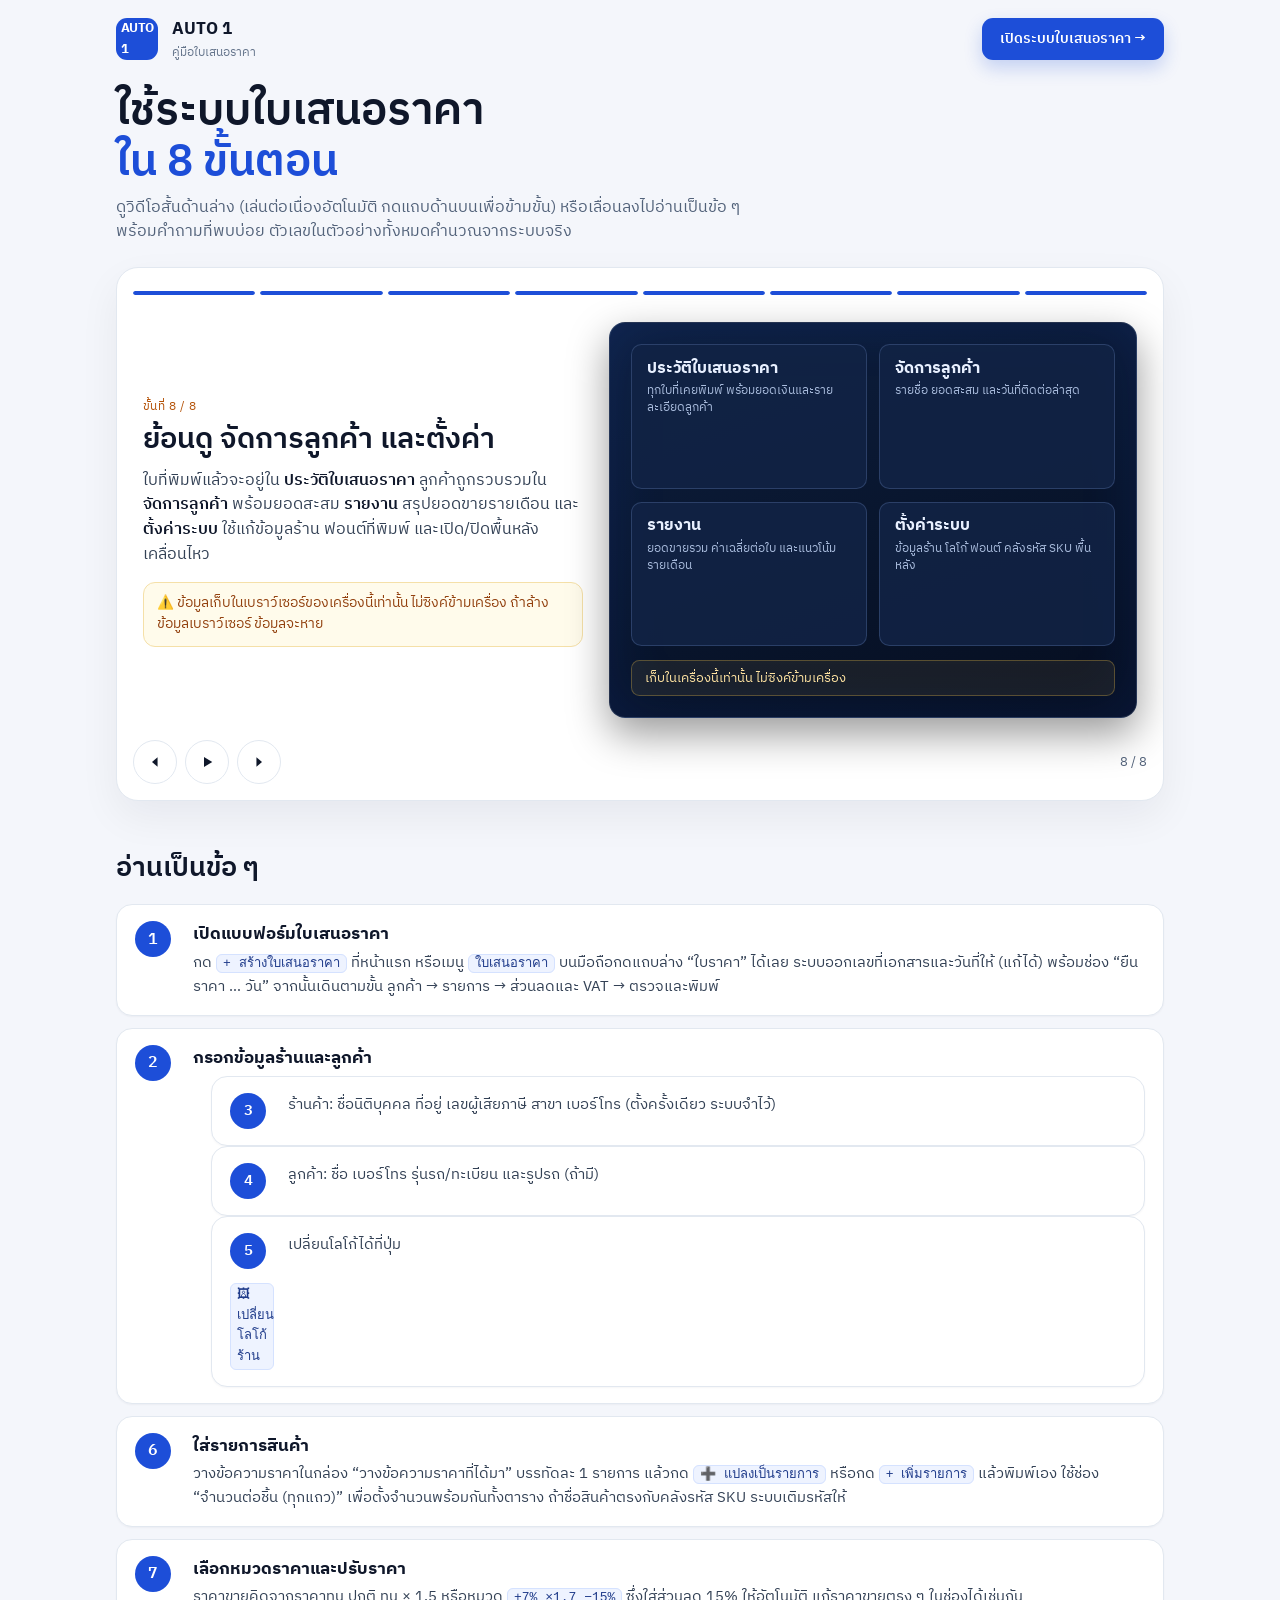
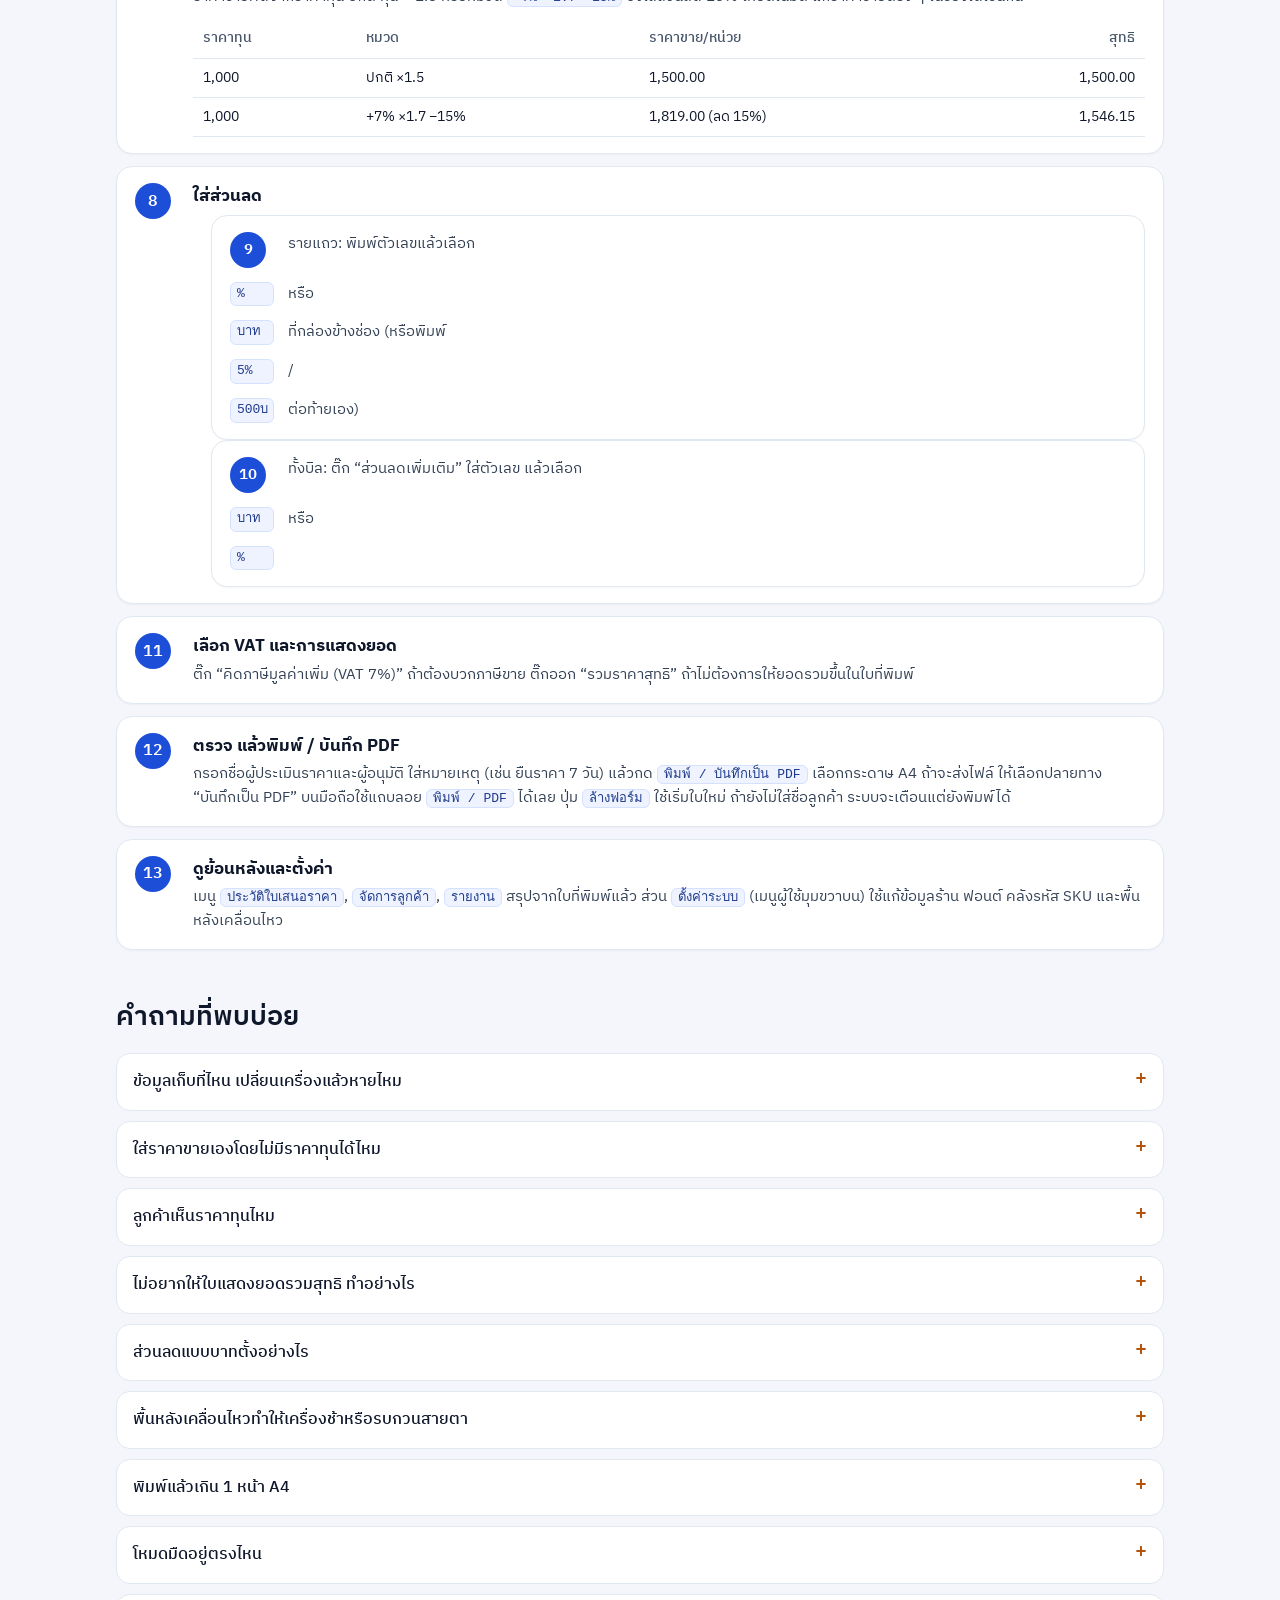
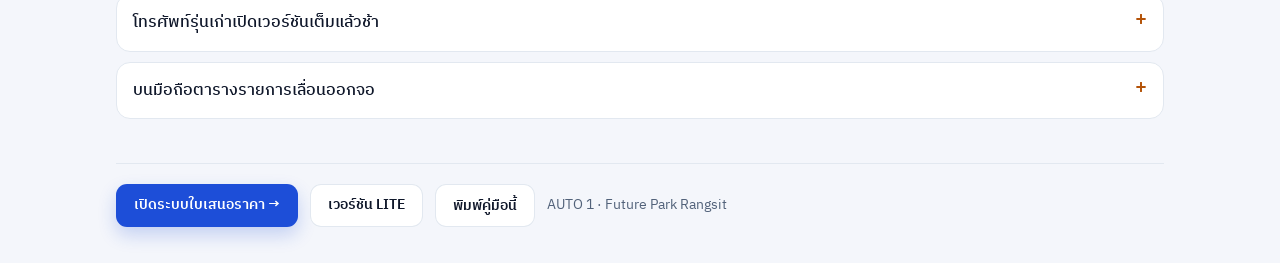
<file: guide.html>
<!doctype html>
<html lang="th">
<head>
<meta charset="utf-8">
<meta name="viewport" content="width=device-width,initial-scale=1">
<title>วิธีใช้งานใบเสนอราคา AUTO 1</title>
<meta name="description" content="วิดีโอสั้น 8 ขั้นตอน สอนใช้ระบบใบเสนอราคา AUTO 1 ตั้งแต่วางราคา คิดส่วนลด VAT จนพิมพ์ A4">
<link rel="preconnect" href="https://fonts.googleapis.com">
<link href="https://fonts.googleapis.com/css2?family=IBM+Plex+Sans+Thai:wght@400;500;600;700&family=Noto+Sans+Thai:wght@400;500;600;700&family=Sarabun:wght@400;500;600&display=swap" rel="stylesheet">
<style>
:root{
  --bg:#f4f6fb;--bg2:#fff;--card:#fff;--line:#e2e8f0;
  --ink:#0f172a;--sub:#52627a;--blue:#1d4ed8;--blue2:#1e40af;--ice:#1e293b;--gold:#b45309;--ok:#059669;
  --font:'IBM Plex Sans Thai','Noto Sans Thai','Sarabun','Leelawadee UI','Thonburi',Tahoma,sans-serif;
}
*{box-sizing:border-box;margin:0}
html{-webkit-text-size-adjust:100%}
body{
  font-family:var(--font);color:var(--ink);line-height:1.6;min-height:100vh;
  background:#f4f6fb;
  background-color:var(--bg);
}
a{color:inherit}
.wrap{max-width:1080px;margin:0 auto;padding:0 16px}

/* top bar */
.top{display:flex;align-items:center;gap:14px;padding:16px 0;flex-wrap:wrap}
.logo{width:42px;height:42px;border-radius:11px;background:#1d4ed8;color:#fff;display:grid;place-items:center;font-weight:700;font-size:13px;letter-spacing:-.5px}
.brand b{display:block;font-size:17px}
.brand span{display:block;font-size:12px;color:#64748b}
.sp{flex:1}
.btn{display:inline-flex;align-items:center;gap:8px;font-family:var(--font);font-size:14px;font-weight:600;text-decoration:none;color:#fff;
  padding:10px 18px;border-radius:11px;border:0;cursor:pointer;
  background:#1d4ed8;box-shadow:0 8px 18px rgba(29,78,216,.22)}
.btn:hover{filter:brightness(1.06)}
.btn.ghost{background:#fff;color:var(--ink);box-shadow:inset 0 0 0 1px var(--line)}
.btn:focus-visible,.bar:focus-visible,.cbtn:focus-visible{outline:2px solid var(--gold);outline-offset:2px}

h1{font-size:clamp(26px,4.6vw,44px);line-height:1.15;font-weight:600;margin:8px 0 8px}
h1 em{font-style:normal;color:#1d4ed8}
.lead{color:var(--sub);max-width:640px;font-size:15.5px}

/* ── the reel ── */
.reel{margin:22px 0 10px;border-radius:22px;border:1px solid var(--line);background:#fff;
  box-shadow:0 16px 40px rgba(15,23,42,.06);overflow:hidden}
.bars{display:flex;gap:5px;padding:14px 16px 0}
.bar{flex:1;height:22px;border:0;background:none;cursor:pointer;padding:9px 0}
.bar i{display:block;height:4px;border-radius:4px;background:#e2e8f0;position:relative;overflow:hidden}
.bar i::after{content:'';position:absolute;inset:0;width:0;background:#1d4ed8;border-radius:4px}
.bar.done i::after{width:100%}
.bar.on i::after{animation:fill var(--dur,8s) linear forwards}
@keyframes fill{to{width:100%}}
.stage{position:relative;min-height:430px}
.scene{display:none;grid-template-columns:minmax(0,5fr) minmax(0,6fr);gap:26px;align-items:center;padding:18px 26px 22px}
.scene.on{display:grid}
.cap .no{display:inline-block;font-size:12px;letter-spacing:.04em;color:var(--gold);margin-bottom:6px}
.cap h2{font-size:clamp(21px,3vw,29px);font-weight:600;line-height:1.25;margin-bottom:10px}
.cap p{color:#334155;font-size:15.5px}
.cap p b{color:#0f172a;font-weight:600}
.tip{margin-top:14px;padding:10px 13px;border-radius:12px;background:#fffbeb;border:1px solid #f5e0a8;color:#92400e;font-size:13.5px}
.cap .pop{animation:none}
.scene.on .cap>*{animation:capin .7s cubic-bezier(.22,1,.36,1) both}
.scene.on .cap>*:nth-child(2){animation-delay:.08s}.scene.on .cap>*:nth-child(3){animation-delay:.16s}.scene.on .cap>*:nth-child(4){animation-delay:.24s}
@keyframes capin{from{opacity:0;transform:translateX(-14px)}to{opacity:1;transform:none}}

.ctrl{display:flex;align-items:center;gap:8px;padding:0 16px 16px}
.cbtn{width:44px;height:44px;border-radius:50%;border:1px solid var(--line);background:#fff;color:var(--ink);cursor:pointer;display:grid;place-items:center}
.cbtn:hover{background:rgba(40,75,150,.5)}
.cbtn svg{width:18px;height:18px;fill:currentColor}
.count{margin-left:auto;font-size:13px;color:var(--sub)}
.reel.paused .ic-pause,.reel:not(.paused) .ic-play{display:none}
.reel.paused *,.reel.paused *::before,.reel.paused *::after{animation-play-state:paused!important}   /* pause really freezes the timeline */

/* ── the mock screen ── */
.screen{container-type:inline-size;position:relative;aspect-ratio:4/3;border-radius:16px;overflow:hidden;
  background:linear-gradient(160deg,#0d1f3f,#08142b 60%,#060e20);border:1px solid rgba(160,190,255,.2);box-shadow:inset 0 0 60px rgba(40,100,255,.12),0 16px 40px rgba(0,0,0,.4)}
.m{position:absolute;inset:0;padding:4cqw;font-size:3.1cqw;line-height:1.35;display:flex;flex-direction:column;gap:2.6cqw;color:#e8f0ff}
.m small{font-size:2.3cqw;color:#9db4dc;letter-spacing:.3cqw}
.k{border-radius:2cqw;background:rgba(18,36,70,.85);border:1px solid rgba(150,185,255,.2);padding:2.4cqw 2.8cqw}
.k h5{font-size:2.9cqw;font-weight:600;color:#bcd3ff;margin-bottom:1.6cqw}
.fld{display:flex;flex-direction:column;gap:.5cqw;margin-bottom:1.8cqw}
.fld label{font-size:2.2cqw;color:#8ea8d6}
.fld .in{height:5.6cqw;border-radius:1.2cqw;background:rgba(5,12,28,.9);border:1px solid rgba(150,185,255,.22);padding:0 1.8cqw;display:flex;align-items:center;font-size:2.8cqw;overflow:hidden;white-space:nowrap}
.chip{display:inline-flex;align-items:center;gap:1cqw;padding:1.1cqw 2.2cqw;border-radius:99px;font-size:2.5cqw;background:rgba(61,123,255,.16);border:1px solid rgba(120,170,255,.4);color:#cfe3ff;white-space:nowrap}
.bt{display:inline-flex;align-items:center;justify-content:center;padding:1.8cqw 3.4cqw;border-radius:1.6cqw;font-weight:600;font-size:3cqw;color:#06101f;background:linear-gradient(180deg,#f7fbff,#c0d2ec);white-space:nowrap}
.bt.ghost{background:rgba(20,40,78,.9);color:#dbe8ff;border:1px solid rgba(150,185,255,.3)}
.bt.gold{background:linear-gradient(180deg,#ffe08a,#ffb92e)}
.row2{display:grid;grid-template-columns:1fr 1fr;gap:2.4cqw}
.mono{font-variant-numeric:tabular-nums}
.cur{position:absolute;width:5.2cqw;height:5.2cqw;z-index:9;left:var(--x1);top:var(--y1);pointer-events:none;filter:drop-shadow(0 .6cqw 1cqw rgba(0,0,0,.5))}
.cur svg{width:100%;height:100%}
.cur::after{content:'';position:absolute;left:-1cqw;top:-1cqw;width:3cqw;height:3cqw;border-radius:50%;border:.5cqw solid #ffd27a;opacity:0}

/* motion: every scene only animates while it is the current one */
.scene.on .pop{animation:pop .65s cubic-bezier(.22,1,.36,1) var(--d,0s) both}
@keyframes pop{from{opacity:0;transform:translateY(5cqw) scale(.97)}to{opacity:1;transform:none}}
.scene.on .fade{animation:fadein .6s ease var(--d,0s) both}
@keyframes fadein{from{opacity:0}to{opacity:1}}
.type{display:inline-block;white-space:nowrap}
.scene.on .type{animation:type var(--t,1.3s) steps(var(--n,14),end) var(--d,0s) both}
@keyframes type{from{clip-path:inset(0 100% 0 0)}to{clip-path:inset(0 0 0 0)}}
.scene.on .press{animation:press .5s ease var(--d,0s) both}
@keyframes press{0%{transform:scale(1);box-shadow:0 0 0 0 rgba(255,210,122,0)}40%{transform:scale(.93);box-shadow:0 0 0 1.4cqw rgba(255,210,122,.38)}100%{transform:scale(1);box-shadow:0 0 0 0 rgba(255,210,122,0)}}
.scene.on .glow{animation:glow 1.8s ease-in-out var(--d,0s) infinite alternate}
@keyframes glow{from{box-shadow:0 0 0 0 rgba(255,210,122,0)}to{box-shadow:0 0 3cqw .4cqw rgba(255,210,122,.45)}}
.scene.on .cur{animation:curmove 1.7s cubic-bezier(.45,0,.2,1) var(--d,0s) both}
@keyframes curmove{
  0%{left:var(--x0);top:var(--y0);opacity:0}
  14%{opacity:1}
  100%{left:var(--x1);top:var(--y1);opacity:1}}
.scene.on .cur::after{animation:ring .6s ease calc(var(--d,0s) + 1.7s) both}
@keyframes ring{0%{opacity:.9;transform:scale(.4)}100%{opacity:0;transform:scale(2.4)}}
.swapA{animation:none}
.scene.on .swapA{animation:swapA 0s linear var(--s,3.4s) both}
@keyframes swapA{to{opacity:0;visibility:hidden}}
.swapB{opacity:1}
.scene.on .swapB{animation:swapB 0s linear var(--s,3.4s) both}
@keyframes swapB{from{opacity:0;visibility:hidden}to{opacity:1;visibility:visible}}
.stack{position:relative;display:inline-grid}
.stack>*{grid-area:1/1}

/* scene specifics */
.nav{display:flex;align-items:center;gap:2.2cqw;padding:2cqw 2.6cqw;border-radius:2.2cqw;background:rgba(16,32,62,.9);border:1px solid rgba(150,185,255,.2);font-size:2.6cqw;color:#b4c6e6}
.nav .lg{font-weight:700;color:#fff;margin-right:auto;font-size:3cqw}
.nav .hl{color:#fff;background:rgba(30,111,255,.25);padding:.8cqw 2cqw;border-radius:1.2cqw}
.hero{flex:1;border-radius:2.4cqw;padding:4cqw;background:linear-gradient(160deg,rgba(10,22,46,.95),rgba(8,16,34,.95));border:1px solid rgba(150,185,255,.18);display:flex;flex-direction:column;gap:2cqw;justify-content:center}
.hero h4{font-size:5.6cqw;line-height:1.2;font-weight:600}
.hero .bts{display:flex;gap:2cqw;margin-top:1.6cqw}
.tbl{display:grid;grid-template-columns:1.1fr 2.2fr .9fr 1fr;font-size:2.55cqw}
.tbl>div{padding:1.5cqw 1.6cqw;border-bottom:1px solid rgba(150,185,255,.14);white-space:nowrap;overflow:hidden}
.tbl .th{color:#8ea8d6;font-size:2.2cqw}
.tbl .r{text-align:right}.tbl .sell{color:#9ff0cf;font-weight:600}
.paste{height:11cqw;border-radius:1.4cqw;background:rgba(5,12,28,.9);border:1px dashed rgba(150,185,255,.4);padding:1.4cqw 2cqw;font-size:2.7cqw;display:flex;flex-direction:column;gap:.6cqw;overflow:hidden}
.paste .type{align-self:flex-start}
.selbox{display:inline-flex;align-items:center;gap:1.4cqw;padding:1.2cqw 2cqw;border-radius:1.2cqw;background:rgba(5,12,28,.95);border:1px solid rgba(150,185,255,.35);font-size:2.7cqw}
.big{font-size:5.4cqw;font-weight:600}
.dl{display:grid;grid-template-columns:1.1fr 1fr 1.4fr;gap:2cqw;align-items:center;padding:1.8cqw 2.4cqw;border-radius:1.8cqw;background:rgba(18,36,70,.85);border:1px solid rgba(150,185,255,.2);font-size:2.8cqw}
.dl .v{display:inline-block;min-width:11cqw;text-align:center;padding:.8cqw 1.4cqw;border-radius:1cqw;background:rgba(5,12,28,.95);border:1px solid rgba(255,210,122,.55);color:#ffe3a1;font-weight:600}
.dl .o{color:#9ff0cf;font-weight:600;text-align:right}
.tot{display:flex;flex-direction:column;gap:1.5cqw;padding:3cqw;border-radius:2.2cqw;background:rgba(14,28,56,.92);border:1px solid rgba(150,185,255,.22)}
.tr{display:flex;justify-content:space-between;font-size:2.85cqw;color:#c9d7ef}
.tr b{font-weight:500;color:#fff}.tr .mn{color:#ff9fa8}
.chk{display:inline-block;width:3.2cqw;height:3.2cqw;border-radius:.8cqw;border:1px solid #7fa6e8;margin-right:1.2cqw;vertical-align:-.5cqw;position:relative}
.chk.on{background:var(--blue);border-color:var(--blue)}
.chk.on::after{content:'';position:absolute;left:.9cqw;top:.2cqw;width:.8cqw;height:1.7cqw;border:solid #fff;border-width:0 .45cqw .45cqw 0;transform:rotate(45deg)}
.grand{display:flex;justify-content:space-between;align-items:center;margin-top:.8cqw;padding:2.4cqw 2.6cqw;border-radius:1.8cqw;background:linear-gradient(135deg,#1e4fd8,#3d7bff);box-shadow:0 1.4cqw 3cqw rgba(40,100,255,.4)}
.grand b{font-size:5.6cqw;font-weight:700}
.baht{font-size:2.3cqw;color:#9db4dc;text-align:right}
.sheet{width:46%;aspect-ratio:1/1.414;background:#fbfdff;color:#0a1630;border-radius:.8cqw;padding:2.2cqw;display:flex;flex-direction:column;gap:1.2cqw;box-shadow:0 2cqw 5cqw rgba(0,0,0,.5);font-size:1.9cqw}
.sheet .h{display:flex;justify-content:space-between;align-items:flex-start}
.sheet .h b{font-size:2.6cqw}
.ln{height:1cqw;border-radius:.5cqw;background:#cfd9ea}.ln.s{width:60%}.ln.t{width:35%}
.sheet .gr{margin-top:auto;display:flex;justify-content:space-between;font-weight:700;font-size:2.4cqw;padding-top:1.2cqw;border-top:.3cqw solid #0a1630}
.sheet .sg{display:flex;justify-content:space-between;gap:3cqw;margin-top:2cqw}
.sheet .sg i{flex:1;border-top:.3cqw solid #0a1630;padding-top:.6cqw;font-style:normal;text-align:center;font-size:1.6cqw}
.side{flex:1;display:flex;flex-direction:column;gap:2.4cqw;justify-content:center}
.call{display:flex;gap:1.8cqw;align-items:center;padding:1.8cqw 2.2cqw;border-radius:1.8cqw;background:rgba(18,36,70,.85);border:1px solid rgba(150,185,255,.2);font-size:2.7cqw}
.call i{font-style:normal;width:5cqw;height:5cqw;border-radius:50%;display:grid;place-items:center;background:rgba(53,212,154,.18);color:var(--ok);flex:none}
.pg{display:flex;gap:3cqw;flex:1}
.grid4{display:grid;grid-template-columns:1fr 1fr;gap:2.4cqw;flex:1}
.grid4 .k b{display:block;font-size:3cqw;margin-bottom:.6cqw}
.grid4 .k span{font-size:2.35cqw;color:#a9bcdd;line-height:1.4;display:block}
.note{font-size:2.4cqw;color:#ffe3a1;padding:1.6cqw 2.4cqw;border-radius:1.6cqw;background:rgba(255,200,74,.08);border:1px solid rgba(255,200,74,.28)}

/* ── written guide ── */
h3.sec{font-size:clamp(21px,3vw,27px);font-weight:600;margin:46px 0 14px}
.steps{display:grid;gap:12px;counter-reset:s;list-style:none;padding:0}
.steps li{counter-increment:s;display:grid;grid-template-columns:44px 1fr;gap:14px;padding:16px 18px;border-radius:16px;border:1px solid var(--line);background:#fff;box-shadow:0 1px 2px rgba(15,23,42,.04)}
.steps li::before{content:counter(s);width:36px;height:36px;border-radius:50%;display:grid;place-items:center;font-weight:600;color:#fff;background:#1d4ed8}
.steps b{display:block;font-size:17px;margin-bottom:2px}
.steps p,.steps ul{color:#334155;font-size:15px}
.steps ul{padding-left:18px;margin-top:4px}
.steps code,.faq code{font-family:ui-monospace,Menlo,Consolas,monospace;font-size:13px;background:#eef3ff;border:1px solid #d5e2ff;padding:1px 6px;border-radius:6px;color:#1e3a8a}
.faq{display:grid;gap:10px}
.faq details{border-radius:14px;border:1px solid var(--line);background:#fff;padding:2px 16px}
.faq summary{cursor:pointer;padding:13px 0;font-weight:500;list-style:none;display:flex;justify-content:space-between;gap:10px}
.faq summary::after{content:'+';color:var(--gold);font-size:20px;line-height:1}
.faq details[open] summary::after{content:'−'}
.faq p{color:#334155;font-size:15px;padding:0 0 14px}
.eg{width:100%;border-collapse:collapse;margin-top:10px;font-size:14px}
.eg th,.eg td{padding:8px 10px;border-bottom:1px solid var(--line);text-align:left}
.eg th{color:#475569;font-weight:500}.eg td:last-child,.eg th:last-child{text-align:right}
.eg-wrap{overflow-x:auto}
footer{margin:44px 0 36px;padding-top:20px;border-top:1px solid var(--line);display:flex;gap:12px;flex-wrap:wrap;align-items:center;color:var(--sub);font-size:13.5px}

@media (max-width:760px){
  .scene{grid-template-columns:1fr;gap:14px;padding:12px 14px 16px}
  .stage{min-height:0}
  .cap p{font-size:15px}
  .bars{padding:12px 12px 0}
  .ctrl{padding:0 12px 14px}
  .steps li{grid-template-columns:36px 1fr;padding:14px}
}
@media (prefers-reduced-motion:reduce){
  .reel *,.reel *::before,.reel *::after{animation:none!important;transition:none!important}
  .bar.on i::after{width:100%}
  .swapA{display:none}
}
@media print{
  body{background:#fff;color:#000}.reel,.top .btn,footer .btn{display:none}
  .steps li,.faq details{border-color:#bbb;background:#fff}.steps p,.steps ul,.faq p,.lead{color:#222}.steps li::before{background:#ddd}
  .faq details{break-inside:avoid}.faq details>*{display:block}
}
</style>
</head>
<body>
<div class="wrap">
  <header class="top">
    <div class="logo">AUTO<br>1</div>
    <div class="brand"><b>AUTO 1</b><span>คู่มือใบเสนอราคา</span></div>
    <div class="sp"></div>
    <a class="btn" href="quotation.html">เปิดระบบใบเสนอราคา →</a>
  </header>

  <h1>ใช้ระบบใบเสนอราคา<br><em>ใน 8 ขั้นตอน</em></h1>
  <p class="lead">ดูวิดีโอสั้นด้านล่าง (เล่นต่อเนื่องอัตโนมัติ กดแถบด้านบนเพื่อข้ามขั้น) หรือเลื่อนลงไปอ่านเป็นข้อ ๆ พร้อมคำถามที่พบบ่อย ตัวเลขในตัวอย่างทั้งหมดคำนวณจากระบบจริง</p>

  <section class="reel paused" id="reel" aria-label="วิดีโอสั้นสอนใช้งาน 8 ขั้นตอน" data-dur="8">
    <div class="bars" id="bars" role="group" aria-label="เลือกขั้นตอน"></div>
    <div class="stage" id="stage">

      <!-- 1 -->
      <section class="scene" aria-label="ขั้นที่ 1">
        <div class="cap">
          <span class="no">ขั้นที่ 1 / 8</span>
          <h2>เปิดเว็บ แล้วกด “+ สร้างใบเสนอราคา”</h2>
          <p>จากหน้าแรกกดปุ่ม <b>+ สร้างใบเสนอราคา</b> หรือเลือกเมนู <b>ใบเสนอราคา</b> ด้านบน ระบบจะเปิดแบบฟอร์มเปล่า พร้อมเลขที่เอกสารและวันที่ให้ทันที</p>
          <div class="tip">💡 บนมือถือมีแถบเมนูลัดด้านล่างจอ และปุ่มสลับโหมดมืดอยู่มุมขวาบน เปิดจากแท็บเล็ตหรือคอมได้เหมือนกัน ไม่ต้องติดตั้งโปรแกรม</div>
        </div>
        <div class="screen"><div class="m" style="--x0:70%;--y0:18%;--x1:24%;--y1:72%">
          <div class="nav pop"><span class="lg">AUTO 1</span><span>หน้าแรก</span><span>บริการ</span><span class="hl">ใบเสนอราคา</span><span>ลูกค้า</span></div>
          <div class="hero pop" style="--d:.2s">
            <small>AUTO 1 · FUTURE PARK RANGSIT</small>
            <h4>งานหนักแค่ไหน<br>ทีมไม่เคยถอย</h4>
            <div class="bts"><span class="bt gold press" style="--d:2.3s">+ สร้างใบเสนอราคา</span><span class="bt ghost">ดูบริการของเรา</span></div>
          </div>
          <i class="cur" style="--d:.6s"><svg viewBox="0 0 24 24"><path d="M5 3l14 8-6.2 1.7L9.6 19z" fill="#fff" stroke="#0a1630" stroke-width="1.4" stroke-linejoin="round"/></svg></i>
        </div></div>
      </section>

      <!-- 2 -->
      <section class="scene" aria-label="ขั้นที่ 2">
        <div class="cap">
          <span class="no">ขั้นที่ 2 / 8</span>
          <h2>กรอกข้อมูลร้านและลูกค้า</h2>
          <p>ช่อง <b>ผู้เสนอราคา</b> เป็นข้อมูลร้าน (ตั้งค่าครั้งเดียว ระบบจำไว้) ส่วน <b>เสนอราคาถึง</b> ใส่ชื่อลูกค้า เบอร์โทร และรุ่นรถ/ทะเบียน กด <b>เปลี่ยนโลโก้ร้าน</b> เพื่อใส่โลโก้ของร้าน และ <b>อัพโหลดรูปรถ</b> ได้ถ้าต้องการ</p>
          <div class="tip">💡 ชื่อลูกค้าที่พิมพ์ จะถูกเก็บในหน้า “จัดการลูกค้า” ให้เองหลังพิมพ์ใบเสนอราคา</div>
        </div>
        <div class="screen"><div class="m" style="justify-content:center">
          <div class="row2">
            <div class="k pop"><h5>ผู้เสนอราคา (ร้านค้า)</h5>
              <div class="fld"><label>ชื่อนิติบุคคล</label><div class="in">บริษัท ตัวอย่าง จำกัด</div></div>
              <div class="fld"><label>เบอร์โทร</label><div class="in">02-550-8104</div></div>
              <span class="chip glow" style="--d:.5s">🖼 เปลี่ยนโลโก้ร้าน</span>
            </div>
            <div class="k pop" style="--d:.15s"><h5>เสนอราคาถึง (ลูกค้า)</h5>
              <div class="fld"><label>ชื่อลูกค้า</label><div class="in"><span class="type" style="--d:.8s;--n:13;--t:1.2s">คุณสมชาย ใจดี</span></div></div>
              <div class="fld"><label>รุ่นรถ / ทะเบียน</label><div class="in"><span class="type" style="--d:2.2s;--n:12;--t:1.2s">Vios กข 1234</span></div></div>
              <span class="chip">📷 อัพโหลดรูปรถ</span>
            </div>
          </div>
        </div></div>
      </section>

      <!-- 3 -->
      <section class="scene" aria-label="ขั้นที่ 3">
        <div class="cap">
          <span class="no">ขั้นที่ 3 / 8</span>
          <h2>วางข้อความราคา → แปลงเป็นรายการ</h2>
          <p>คัดลอกราคาที่ซัพพลายเออร์ส่งมา (บรรทัดละ 1 รายการ เช่น <b>โช๊คอัพหน้า TOKICO ราคา 1480</b>) วางในกล่อง แล้วกด <b>➕ แปลงเป็นรายการ</b> ระบบแยกชื่อ ราคา และเติมรหัส SKU ให้ ตัวเลขที่วางจะนับเป็น <b>ราคาทุน</b> แล้วคิดราคาขายให้ (ทุน × 1.5)</p>
          <div class="tip">💡 แก้ชื่อ จำนวน หรือราคาในตารางได้ตลอด กด + เพิ่มรายการ ถ้าอยากเพิ่มทีละแถว</div>
        </div>
        <div class="screen"><div class="m" style="justify-content:center;--x0:75%;--y0:12%;--x1:77.8%;--y1:42%">
          <div class="paste pop"><span class="type" style="--d:.5s;--n:28;--t:1.7s">โช๊คอัพหน้า TOKICO ราคา 1480</span><span class="type" style="--d:2.2s;--n:22;--t:1.4s">ผ้าเบรคหน้า ราคา 650</span></div>
          <div style="display:flex;justify-content:flex-end"><span class="bt ghost press" style="--d:3.8s">➕ แปลงเป็นรายการ</span></div>
          <div class="k" style="padding:1cqw 1.4cqw">
            <div class="tbl">
              <div class="th">SKU</div><div class="th">รายการสินค้า</div><div class="th r">ทุน</div><div class="th r">ราคาขาย</div>
              <div class="fade" style="--d:4.3s">60317713</div><div class="fade" style="--d:4.3s">โช๊คอัพหน้า TOKICO</div><div class="r fade" style="--d:4.3s">1,480</div><div class="r sell fade" style="--d:4.5s">2,220.00</div>
              <div class="fade" style="--d:4.8s">60317693</div><div class="fade" style="--d:4.8s">ผ้าเบรคหน้า</div><div class="r fade" style="--d:4.8s">650</div><div class="r sell fade" style="--d:5s">975.00</div>
            </div>
          </div>
          <i class="cur" style="--d:2s"><svg viewBox="0 0 24 24"><path d="M5 3l14 8-6.2 1.7L9.6 19z" fill="#fff" stroke="#0a1630" stroke-width="1.4" stroke-linejoin="round"/></svg></i>
        </div></div>
      </section>

      <!-- 4 -->
      <section class="scene" aria-label="ขั้นที่ 4">
        <div class="cap">
          <span class="no">ขั้นที่ 4 / 8</span>
          <h2>เลือกหมวดราคาต่อแถว</h2>
          <p>ใต้ช่องราคาทุนมีตัวเลือก <b>หมวดราคา</b> ค่าตั้งต้น <b>ปกติ ×1.5</b> (ทุน × 1.5) หรือเลือก <b>+7% ×1.7 −15%</b> = (ทุน + 7%) × 1.7 แล้วระบบใส่ส่วนลด <b>15%</b> ให้ในช่องส่วนลดเอง เช่น ทุน 1,000 → ขาย 1,819.00 ลด 15% เหลือ 1,546.15</p>
          <div class="tip">💡 แต่ละแถวมีช่องราคาช่องเดียว พิมพ์ตัวเลขแล้วเลือกข้างช่องว่าเป็น <b>ทุน ×1.5</b>, <b>ทุน +7% ×1.7 −15%</b> หรือ <b>ราคาเต็ม</b> (ใช้เป็นราคาขายเลย ไม่บวกเพิ่ม ไม่ต้องมีราคาทุน) ช่องราคาและชนิดราคาใช้ภายในเท่านั้น ใบพิมพ์แสดงเฉพาะราคาขาย</div>
        </div>
        <div class="screen"><div class="m" style="justify-content:center;--x0:80%;--y0:20%;--x1:36.6%;--y1:37.2%">
          <div class="k pop" style="display:flex;flex-direction:column;gap:2.4cqw">
            <div style="display:flex;justify-content:space-between;align-items:center"><b style="font-size:3.2cqw">น้ำมันเครื่อง</b><span class="mono" style="color:#9db4dc">ทุน 1,000</span></div>
            <div style="display:flex;align-items:center;gap:2cqw"><small style="margin:0">หมวดราคา</small>
              <span class="selbox"><span class="stack"><span class="swapA" style="--s:3.6s">ปกติ ×1.5</span><span class="swapB" style="--s:3.6s">+7% ×1.7 −15%</span></span><span>▾</span></span>
            </div>
            <div class="tbl" style="grid-template-columns:1fr 1fr 1fr">
              <div class="th r">ราคาขาย/หน่วย</div><div class="th r">ส่วนลด</div><div class="th r">ราคาสุทธิ</div>
              <div class="r mono"><span class="stack"><span class="swapA" style="--s:3.6s">1,500.00</span><span class="swapB" style="--s:3.6s">1,819.00</span></span></div>
              <div class="r mono" style="color:#ffe3a1"><span class="stack"><span class="swapA" style="--s:3.6s">–</span><span class="swapB" style="--s:3.6s">15%</span></span></div>
              <div class="r sell mono"><span class="stack"><span class="swapA" style="--s:3.6s">1,500.00</span><span class="swapB" style="--s:3.6s">1,546.15</span></span></div>
            </div>
          </div>
          <div class="note fade" style="--d:4.2s">ติ๊ก “คิดภาษีมูลค่าเพิ่ม (VAT 7%)” ด้านล่างเป็นภาษีขาย แยกจาก 7% ในหมวดนี้</div>
          <i class="cur" style="--d:1s"><svg viewBox="0 0 24 24"><path d="M5 3l14 8-6.2 1.7L9.6 19z" fill="#fff" stroke="#0a1630" stroke-width="1.4" stroke-linejoin="round"/></svg></i>
        </div></div>
      </section>

      <!-- 5 -->
      <section class="scene" aria-label="ขั้นที่ 5">
        <div class="cap">
          <span class="no">ขั้นที่ 5 / 8</span>
          <h2>ใส่ส่วนลดได้ 3 แบบ</h2>
          <p>ช่อง <b>ส่วนลด</b> ของแต่ละแถวมีกล่องเลือก <b>% / บาท</b> อยู่ข้างตัวเลข พิมพ์ <code>10</code> แล้วเลือก % = ลด 10% หรือเลือก บาท = ลด 10 บาท จะพิมพ์ต่อท้ายเองก็ได้ <code>5%</code> หรือ <code>500บ</code> ส่วนลดทั้งบิลให้ติ๊ก <b>ส่วนลดเพิ่มเติม</b> ด้านล่าง เลือกหน่วยเป็น <b>บาท</b> หรือ <b>%</b></p>
          <div class="tip">💡 ตัวอย่างนี้สินค้า 1 รายการราคารวม 2,000.00</div>
        </div>
        <div class="screen"><div class="m" style="justify-content:center">
          <div class="dl pop" style="--d:.1s"><span>ส่วนลด</span><span class="v">10</span><span class="o">ลด 10% → 1,800.00</span></div>
          <div class="dl pop" style="--d:1.5s"><span>ส่วนลด</span><span class="v">5%</span><span class="o">ลด 5% → 1,900.00</span></div>
          <div class="dl pop" style="--d:2.9s"><span>ส่วนลด</span><span class="v">500บ</span><span class="o">ลด 500บ → 1,500.00</span></div>
          <div class="dl pop" style="--d:4.5s;border-color:rgba(61,123,255,.6)"><span><span class="chk on"></span>ส่วนลดเพิ่มเติม</span><span class="v">5 %</span><span class="o">ลดทั้งบิล</span></div>
        </div></div>
      </section>

      <!-- 6 -->
      <section class="scene" aria-label="ขั้นที่ 6">
        <div class="cap">
          <span class="no">ขั้นที่ 6 / 8</span>
          <h2>ติ๊ก VAT 7% แล้วดูยอดรวมสุทธิ</h2>
          <p>มุมขวาล่างของตารางคือสรุปยอด ระบบคิดให้ตามลำดับ <b>รวมราคาสินค้า → หักส่วนลด → บวก VAT 7% (ถ้าติ๊ก)</b> และแสดง <b>ยอดรวมสุทธิ</b> เป็นตัวเลขกับตัวอักษร ตัวอย่างนี้ลดทั้งบิล 5%</p>
          <div class="tip">💡 ไม่อยากให้ยอดรวมขึ้นในใบที่พิมพ์ ให้ติ๊กออกที่ “รวมราคาสุทธิ” เหนือสรุปยอด</div>
        </div>
        <div class="screen"><div class="m" style="justify-content:center">
          <div class="tot">
            <div class="tr pop" style="--d:.1s"><span>รวมราคาสินค้า</span><b class="mono">3,195.00</b></div>
            <div class="tr pop" style="--d:.7s"><span><span class="chk on"></span>ส่วนลดเพิ่มเติม 5%</span><b class="mono mn">−159.75</b></div>
            <div class="tr pop" style="--d:1.3s"><span>ยอดหลังหักส่วนลด</span><b class="mono">3,035.25</b></div>
            <div class="tr pop" style="--d:1.9s"><span><span class="chk on"></span>คิดภาษีมูลค่าเพิ่ม (VAT 7%)</span><b class="mono">212.47</b></div>
            <div class="grand pop" style="--d:2.7s"><span>ยอดรวมสุทธิ</span><b class="mono">3,247.72</b></div>
            <div class="baht fade" style="--d:3.4s">(สามพันสองร้อยสี่สิบเจ็ดบาทเจ็ดสิบสองสตางค์)</div>
          </div>
        </div></div>
      </section>

      <!-- 7 -->
      <section class="scene" aria-label="ขั้นที่ 7">
        <div class="cap">
          <span class="no">ขั้นที่ 7 / 8</span>
          <h2>พิมพ์ หรือบันทึกเป็น PDF</h2>
          <p>กด <b>พิมพ์ / บันทึกเป็น PDF</b> ด้านบน ใบเสนอราคาจะพอดี <b>A4 หน้าเดียว</b> ในหน้าต่างพิมพ์เลือกเครื่องพิมพ์ หรือเลือกปลายทาง <b>บันทึกเป็น PDF</b> เพื่อส่งทาง LINE/อีเมล บนมือถือแถบลอยด้านล่างแสดงยอดรวมและปุ่ม <b>พิมพ์ / PDF</b> ตลอด ไม่ต้องเลื่อนขึ้นไปหาปุ่ม ก่อนพิมพ์อย่าลืมกรอกชื่อ <b>ผู้ประเมินราคา</b> และ <b>ผู้อนุมัติ</b></p>
          <div class="tip">💡 การกดพิมพ์จะบันทึกใบนี้ลง “ประวัติใบเสนอราคา” ให้อัตโนมัติ ขั้นตอนด้านบนของฟอร์ม (ลูกค้า → รายการ → ส่วนลดและ VAT → ตรวจและพิมพ์) กดแล้วเลื่อนไปจุดนั้นให้</div>
        </div>
        <div class="screen"><div class="m" style="--x0:92%;--y0:6%;--x1:68.4%;--y1:26.4%;padding:3.2cqw">
          <div class="pg">
            <div class="sheet pop">
              <div class="h"><b>AUTO 1</b><span>ใบเสนอราคา</span></div>
              <div class="ln s"></div><div class="ln"></div><div class="ln"></div><div class="ln t"></div><div class="ln"></div><div class="ln s"></div>
              <div class="gr"><span>ยอดรวมสุทธิ</span><span>3,247.72</span></div>
              <div class="sg"><i>ผู้ประเมินราคา</i><i>ผู้อนุมัติ</i></div>
            </div>
            <div class="side">
              <span class="bt gold press" style="--d:2.6s;align-self:flex-start">🖨 พิมพ์ / บันทึกเป็น PDF</span>
              <div class="call pop" style="--d:3.2s"><i>✓</i>A4 หน้าเดียว</div>
              <div class="call pop" style="--d:3.8s"><i>✓</i>ไม่แสดงราคาทุน</div>
              <div class="call pop" style="--d:4.4s"><i>✓</i>เซ็นชื่อได้ทันที</div>
            </div>
          </div>
          <i class="cur" style="--d:.9s"><svg viewBox="0 0 24 24"><path d="M5 3l14 8-6.2 1.7L9.6 19z" fill="#fff" stroke="#0a1630" stroke-width="1.4" stroke-linejoin="round"/></svg></i>
        </div></div>
      </section>

      <!-- 8 -->
      <section class="scene" aria-label="ขั้นที่ 8">
        <div class="cap">
          <span class="no">ขั้นที่ 8 / 8</span>
          <h2>ย้อนดู จัดการลูกค้า และตั้งค่า</h2>
          <p>ใบที่พิมพ์แล้วจะอยู่ใน <b>ประวัติใบเสนอราคา</b> ลูกค้าถูกรวบรวมใน <b>จัดการลูกค้า</b> พร้อมยอดสะสม <b>รายงาน</b> สรุปยอดขายรายเดือน และ <b>ตั้งค่าระบบ</b> ใช้แก้ข้อมูลร้าน ฟอนต์ที่พิมพ์ และเปิด/ปิดพื้นหลังเคลื่อนไหว</p>
          <div class="tip">⚠️ ข้อมูลเก็บในเบราว์เซอร์ของเครื่องนี้เท่านั้น ไม่ซิงค์ข้ามเครื่อง ถ้าล้างข้อมูลเบราว์เซอร์ ข้อมูลจะหาย</div>
        </div>
        <div class="screen"><div class="m">
          <div class="grid4">
            <div class="k pop"><b>ประวัติใบเสนอราคา</b><span>ทุกใบที่เคยพิมพ์ พร้อมยอดเงินและรายละเอียดลูกค้า</span></div>
            <div class="k pop" style="--d:.5s"><b>จัดการลูกค้า</b><span>รายชื่อ ยอดสะสม และวันที่ติดต่อล่าสุด</span></div>
            <div class="k pop" style="--d:1s"><b>รายงาน</b><span>ยอดขายรวม ค่าเฉลี่ยต่อใบ และแนวโน้มรายเดือน</span></div>
            <div class="k pop" style="--d:1.5s"><b>ตั้งค่าระบบ</b><span>ข้อมูลร้าน โลโก้ ฟอนต์ คลังรหัส SKU พื้นหลัง</span></div>
          </div>
          <div class="note fade" style="--d:2.4s">เก็บในเครื่องนี้เท่านั้น ไม่ซิงค์ข้ามเครื่อง</div>
        </div></div>
      </section>

    </div>
    <div class="ctrl">
      <button class="cbtn" id="prev" aria-label="ขั้นก่อนหน้า"><svg viewBox="0 0 24 24"><path d="M15.4 5.6 8 12l7.4 6.4V5.6z"/></svg></button>
      <button class="cbtn" id="play" aria-label="เล่น / หยุดชั่วคราว">
        <svg class="ic-pause" viewBox="0 0 24 24"><path d="M7 5h3.6v14H7zM13.4 5H17v14h-3.6z"/></svg>
        <svg class="ic-play" viewBox="0 0 24 24"><path d="M8 5.2v13.6L19 12z"/></svg>
      </button>
      <button class="cbtn" id="next" aria-label="ขั้นถัดไป"><svg viewBox="0 0 24 24"><path d="M8.6 5.6 16 12l-7.4 6.4V5.6z"/></svg></button>
      <span class="count" id="count" aria-live="polite">1 / 8</span>
    </div>
  </section>

  <h3 class="sec">อ่านเป็นข้อ ๆ</h3>
  <ol class="steps">
    <li><div><b>เปิดแบบฟอร์มใบเสนอราคา</b><p>กด <code>+ สร้างใบเสนอราคา</code> ที่หน้าแรก หรือเมนู <code>ใบเสนอราคา</code> บนมือถือกดแถบล่าง “ใบราคา” ได้เลย ระบบออกเลขที่เอกสารและวันที่ให้ (แก้ได้) พร้อมช่อง “ยืนราคา … วัน” จากนั้นเดินตามขั้น ลูกค้า → รายการ → ส่วนลดและ VAT → ตรวจและพิมพ์</p></div></li>
    <li><div><b>กรอกข้อมูลร้านและลูกค้า</b><ul><li>ร้านค้า: ชื่อนิติบุคคล ที่อยู่ เลขผู้เสียภาษี สาขา เบอร์โทร (ตั้งครั้งเดียว ระบบจำไว้)</li><li>ลูกค้า: ชื่อ เบอร์โทร รุ่นรถ/ทะเบียน และรูปรถ (ถ้ามี)</li><li>เปลี่ยนโลโก้ได้ที่ปุ่ม <code>🖼 เปลี่ยนโลโก้ร้าน</code></li></ul></div></li>
    <li><div><b>ใส่รายการสินค้า</b><p>วางข้อความราคาในกล่อง “วางข้อความราคาที่ได้มา” บรรทัดละ 1 รายการ แล้วกด <code>➕ แปลงเป็นรายการ</code> หรือกด <code>+ เพิ่มรายการ</code> แล้วพิมพ์เอง ใช้ช่อง “จำนวนต่อชิ้น (ทุกแถว)” เพื่อตั้งจำนวนพร้อมกันทั้งตาราง ถ้าชื่อสินค้าตรงกับคลังรหัส SKU ระบบเติมรหัสให้</p></div></li>
    <li><div><b>เลือกหมวดราคาและปรับราคา</b><p>ราคาขายคิดจากราคาทุน ปกติ ทุน × 1.5 หรือหมวด <code>+7% ×1.7 −15%</code> ซึ่งใส่ส่วนลด 15% ให้อัตโนมัติ แก้ราคาขายตรง ๆ ในช่องได้เช่นกัน</p>
      <div class="eg-wrap"><table class="eg"><thead><tr><th>ราคาทุน</th><th>หมวด</th><th>ราคาขาย/หน่วย</th><th>สุทธิ</th></tr></thead><tbody>
        <tr><td>1,000</td><td>ปกติ ×1.5</td><td>1,500.00</td><td>1,500.00</td></tr>
        <tr><td>1,000</td><td>+7% ×1.7 −15%</td><td>1,819.00 (ลด 15%)</td><td>1,546.15</td></tr></tbody></table></div></div></li>
    <li><div><b>ใส่ส่วนลด</b><ul><li>รายแถว: พิมพ์ตัวเลขแล้วเลือก <code>%</code> หรือ <code>บาท</code> ที่กล่องข้างช่อง (หรือพิมพ์ <code>5%</code> / <code>500บ</code> ต่อท้ายเอง)</li><li>ทั้งบิล: ติ๊ก “ส่วนลดเพิ่มเติม” ใส่ตัวเลข แล้วเลือก <code>บาท</code> หรือ <code>%</code></li></ul></div></li>
    <li><div><b>เลือก VAT และการแสดงยอด</b><p>ติ๊ก “คิดภาษีมูลค่าเพิ่ม (VAT 7%)” ถ้าต้องบวกภาษีขาย ติ๊กออก “รวมราคาสุทธิ” ถ้าไม่ต้องการให้ยอดรวมขึ้นในใบที่พิมพ์</p></div></li>
    <li><div><b>ตรวจ แล้วพิมพ์ / บันทึก PDF</b><p>กรอกชื่อผู้ประเมินราคาและผู้อนุมัติ ใส่หมายเหตุ (เช่น ยืนราคา 7 วัน) แล้วกด <code>พิมพ์ / บันทึกเป็น PDF</code> เลือกกระดาษ A4 ถ้าจะส่งไฟล์ ให้เลือกปลายทาง “บันทึกเป็น PDF” บนมือถือใช้แถบลอย <code>พิมพ์ / PDF</code> ได้เลย ปุ่ม <code>ล้างฟอร์ม</code> ใช้เริ่มใบใหม่ ถ้ายังไม่ใส่ชื่อลูกค้า ระบบจะเตือนแต่ยังพิมพ์ได้</p></div></li>
    <li><div><b>ดูย้อนหลังและตั้งค่า</b><p>เมนู <code>ประวัติใบเสนอราคา</code>, <code>จัดการลูกค้า</code>, <code>รายงาน</code> สรุปจากใบที่พิมพ์แล้ว ส่วน <code>ตั้งค่าระบบ</code> (เมนูผู้ใช้มุมขวาบน) ใช้แก้ข้อมูลร้าน ฟอนต์ คลังรหัส SKU และพื้นหลังเคลื่อนไหว</p></div></li>
  </ol>

  <h3 class="sec">คำถามที่พบบ่อย</h3>
  <div class="faq">
    <details><summary>ข้อมูลเก็บที่ไหน เปลี่ยนเครื่องแล้วหายไหม</summary><p>เก็บในเบราว์เซอร์ของเครื่องที่ใช้ ไม่ซิงค์ข้ามเครื่อง ถ้าเปลี่ยนเครื่องหรือล้างข้อมูลเบราว์เซอร์ (หรือกด “ล้างข้อมูลเครื่องนี้” ในเมนูผู้ใช้) ประวัติและรายชื่อลูกค้าจะหายไป จึงควรเก็บไฟล์ PDF ของใบที่ส่งลูกค้าไว้ด้วย</p></details>
    <details><summary>ใส่ราคาขายเองโดยไม่มีราคาทุนได้ไหม</summary><p>ได้ พิมพ์ราคาในช่องราคาของแถวนั้น แล้วเลือก <b>ราคาเต็ม</b> ในตัวเลือกข้างช่อง ระบบใช้ราคานี้ตรง ๆ ไม่คูณ 1.5 สลับชนิดราคาเมื่อไหร่ ตัวเลขในช่องยังอยู่ ระบบแค่คิดราคาขายใหม่ให้</p></details>
    <details><summary>ลูกค้าเห็นราคาทุนไหม</summary><p>ไม่เห็น คอลัมน์ราคาทุนและหมวดราคาไม่ปรากฏเวลาพิมพ์ หรือบันทึกเป็น PDF</p></details>
    <details><summary>ไม่อยากให้ใบแสดงยอดรวมสุทธิ ทำอย่างไร</summary><p>ติ๊กออกที่ช่อง “รวมราคาสุทธิ” เหนือสรุปยอด ยอดรวมจะไม่ปรากฏในใบที่พิมพ์</p></details>
    <details><summary>ส่วนลดแบบบาทตั้งอย่างไร</summary><p>ที่ช่องส่วนลดของแถว เลือก <code>บาท</code> ในกล่องข้างตัวเลข (ค่าตั้งต้นคือ %) หรือพิมพ์ตัวเลขตามด้วย <code>บ</code> เช่น <code>500บ</code> ก็ได้ ระบบจะสลับกล่องเลือกให้เอง</p></details>
    <details><summary>พื้นหลังเคลื่อนไหวทำให้เครื่องช้าหรือรบกวนสายตา</summary><p>ไปที่ ตั้งค่าระบบ → พื้นหลังเคลื่อนไหว ลดความแรงเป็น 0 (นิ่ง) หรือปิดทั้งหมด หน้าใบเสนอราคาลดเอฟเฟกต์ลงเองอยู่แล้ว และพื้นหลังไม่ถูกพิมพ์ ถ้าเครื่องตั้งค่าลดการเคลื่อนไหวไว้ ระบบจะแสดงภาพนิ่งให้เอง</p></details>
    <details><summary>พิมพ์แล้วเกิน 1 หน้า A4</summary><p>ลดจำนวนรายการหรือย่อหมายเหตุให้สั้นลง ใบเสนอราคาออกแบบให้พอดี A4 หน้าเดียวสำหรับรายการจำนวนปกติ</p></details>
    <details><summary>โหมดมืดอยู่ตรงไหน</summary><p>ในเวอร์ชันเต็ม กดปุ่มพระจันทร์หรือพระอาทิตย์มุมขวาบน ระบบจำค่าไว้ในเครื่องนี้ โหมดสว่างเป็นค่าเริ่มต้น อ่านง่ายตอนกรอกกลางวัน</p></details>
    <details><summary>โทรศัพท์รุ่นเก่าเปิดเวอร์ชันเต็มแล้วช้า</summary><p>เปิดหน้า <a href="lite.html">เวอร์ชัน LITE</a> เป็นหน้าขาวดำแยกไฟล์ ไม่มีภาพเคลื่อนไหว ไม่โหลดฟอนต์จากอินเทอร์เน็ต แต่คิดราคา ส่วนลด และ VAT ด้วยกฎเดียวกัน และพิมพ์ A4 ได้เหมือนกัน</p></details>
    <details><summary>บนมือถือตารางรายการเลื่อนออกจอ</summary><p>เวอร์ชันเต็มบนจอแคบจะเรียงแต่ละรายการเป็นการ์ด ไม่ต้องเลื่อนซ้ายขวา เวอร์ชัน LITE ทำเป็นการ์ดอยู่แล้วตั้งแต่แรก</p></details>
  </div>

  <footer>
    <a class="btn" href="quotation.html">เปิดระบบใบเสนอราคา →</a>
    <a class="btn ghost" href="lite.html">เวอร์ชัน LITE</a>
    <button class="btn ghost" onclick="window.print()">พิมพ์คู่มือนี้</button>
    <span>AUTO 1 · Future Park Rangsit</span>
  </footer>
</div>

<script>
(function(){
  const reel = document.getElementById('reel'), stage = document.getElementById('stage'), bars = document.getElementById('bars');
  const scenes = [...stage.querySelectorAll('.scene')], count = document.getElementById('count');
  const reduce = window.matchMedia && window.matchMedia('(prefers-reduced-motion:reduce)').matches;
  const dur = +reel.dataset.dur || 8;
  let cur = 0, want = !reduce, seen = true;           // want = the viewer has not paused it; seen = the reel is on screen

  scenes.forEach((s, i) => {
    const b = document.createElement('button');
    b.className = 'bar'; b.type = 'button'; b.style.setProperty('--dur', dur + 's');
    b.setAttribute('aria-label', 'ขั้นที่ ' + (i + 1)); b.appendChild(document.createElement('i'));
    b.addEventListener('click', () => go(i));
    bars.appendChild(b);
  });
  const bs = [...bars.children];

  function go(i){
    cur = (i + scenes.length) % scenes.length;
    scenes.forEach(s => s.classList.remove('on')); bs.forEach(b => b.classList.remove('on', 'done'));
    void stage.offsetWidth;                            // restart the CSS timelines even when re-selecting the same step
    scenes[cur].classList.add('on');
    bs.forEach((b, k) => { if(k < cur) b.classList.add('done'); });
    bs[cur].classList.add('on');
    bs[cur].setAttribute('aria-current', 'step'); bs.forEach((b, k) => k !== cur && b.removeAttribute('aria-current'));
    count.textContent = (cur + 1) + ' / ' + scenes.length;
  }
  function sync(){ reel.classList.toggle('paused', !(want && seen && document.visibilityState === 'visible')); }

  // the progress bar's own animation drives the sequence: when it ends, move on
  bars.addEventListener('animationend', e => { if(e.animationName === 'fill' && !reduce) go(cur + 1); }, true);

  document.getElementById('prev').addEventListener('click', () => go(cur - 1));
  document.getElementById('next').addEventListener('click', () => go(cur + 1));
  document.getElementById('play').addEventListener('click', () => { want = !want; sync(); });
  document.addEventListener('keydown', e => {
    if(e.target.closest && e.target.closest('input,textarea,select,details')) return;
    if(e.key === 'ArrowRight') go(cur + 1); else if(e.key === 'ArrowLeft') go(cur - 1);
    else if(e.key === ' ' && document.activeElement === document.body){ e.preventDefault(); want = !want; sync(); }
  });
  document.addEventListener('visibilitychange', sync);
  if('IntersectionObserver' in window) new IntersectionObserver(es => { seen = es[0].isIntersecting; sync(); }, { threshold: .25 }).observe(reel);
  if(reduce) document.getElementById('play').style.display = 'none';

  go(0); sync();
})();
</script>
</body>
</html>
</file>
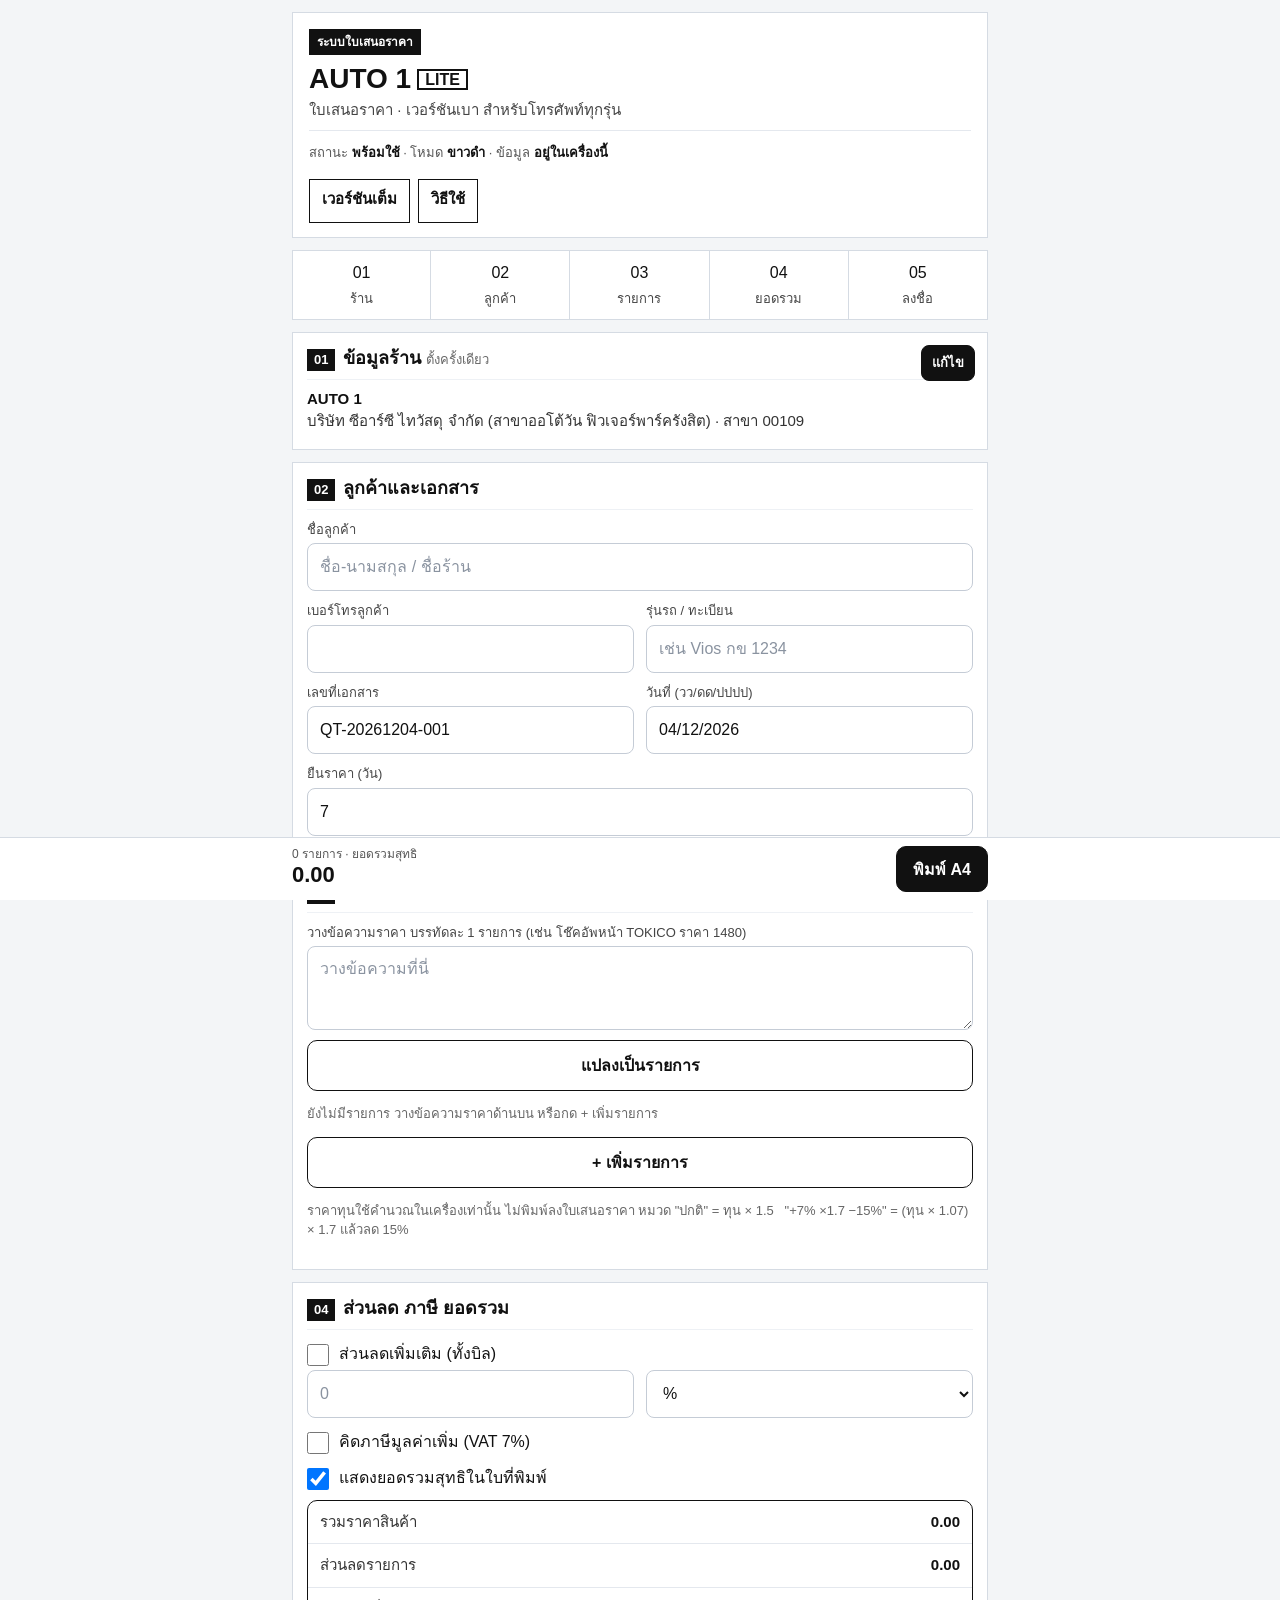
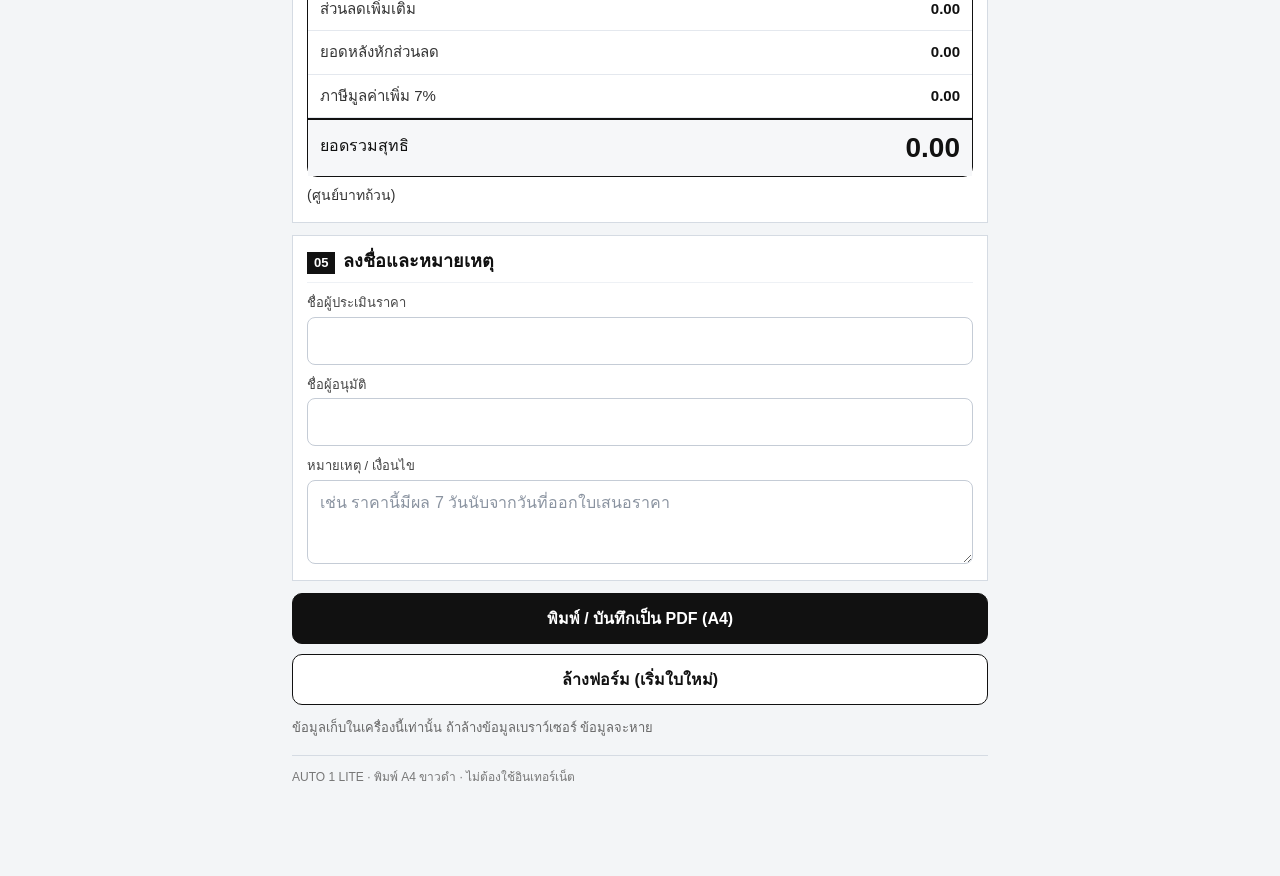
<file: lite.html>
<!doctype html>
<html lang="th">
<head>
<meta charset="utf-8">
<meta name="viewport" content="width=device-width, initial-scale=1">
<title>AUTO 1 LITE - ใบเสนอราคา</title>
<meta name="description" content="ใบเสนอราคา AUTO 1 เวอร์ชัน LITE: ขาวดำ เบา ใช้ได้กับโทรศัพท์รุ่นเก่า ไม่ต้องใช้อินเทอร์เน็ตเสริม">
<!-- LITE: one file, no images, no web fonts, no animation, no external requests. Plain ES5. -->
<style>
*{-webkit-box-sizing:border-box;box-sizing:border-box}
/* LITE: flat black and white, no blur, no shadow, no animation, no web fonts. */
html{-webkit-text-size-adjust:100%;background:#f3f5f7}
body{margin:0;color:#111;background:#f3f5f7;
  font:16px/1.5 Tahoma,Thonburi,"Noto Sans Thai","Leelawadee UI","Droid Sans Thai",sans-serif}
.wrap{max-width:720px;margin:0 auto;padding:12px}
a{color:#111}
.top{border:1px solid #d5dbe3;padding:16px 16px 14px;margin-bottom:12px;background:#fff}
.top .tag{display:inline-block;font-weight:bold;font-size:12px;background:#111;color:#fff;padding:4px 8px;margin-bottom:8px}
.top h1{font-size:28px;line-height:1.15;margin:0;font-weight:bold;letter-spacing:0}
.top h1 em{font-style:normal;border:2px solid #111;padding:0 6px;margin-left:6px;font-size:16px;vertical-align:3px;letter-spacing:0}
.top h1 small{display:block;font-size:15px;font-weight:normal;margin-top:6px;color:#444;letter-spacing:0}
.top .ruler{height:0;margin:12px 0;border-bottom:1px solid #e4e8ee}
.top .stat{font-size:13px;color:#555}
.top .stat b{color:#111}
.top .links{margin-top:10px;font-size:15px}
.top .links a{display:inline-block;border:1px solid #111;padding:8px 12px;margin:6px 8px 0 0;text-decoration:none;font-weight:bold;background:#fff;min-height:44px}
.box{position:relative;border:1px solid #d5dbe3;padding:14px 14px 16px;margin:0 0 12px;background:#fff}
.box h2{margin:0 0 8px;padding:0 78px 8px 0;border-bottom:1px solid #eef1f5;font-size:18px;line-height:1.3;letter-spacing:0;font-weight:bold}
.box h2 .no{display:inline-block;background:#111;color:#fff;font-weight:bold;font-size:13px;line-height:22px;padding:0 7px;margin-right:8px}
.box h2 small{font-weight:normal;color:#666;font-size:13px}
label{display:block;font-size:13px;color:#444;margin:10px 0 4px;letter-spacing:0}
input[type=text],textarea,select{display:block;width:100%;font:inherit;color:#111;background:#fff;border:1px solid #c5ccd6;border-radius:8px;padding:10px 12px;min-height:48px;margin:0}
textarea{min-height:84px;resize:vertical}
input[type=text]:focus,textarea:focus,select:focus{outline:none;border-color:#111}
input::-webkit-input-placeholder,textarea::-webkit-input-placeholder{color:#8a93a0}
input::placeholder,textarea::placeholder{color:#8a93a0}
select option{background:#fff;color:#111}
table.pair{width:100%;table-layout:fixed;border-collapse:collapse}
table.pair td{vertical-align:top;padding:0 6px 0 0}
table.pair td+td{padding:0 0 0 6px}
.btn{display:block;width:100%;min-height:50px;font:bold 16px Tahoma,Thonburi,"Noto Sans Thai",sans-serif;letter-spacing:0;background:#111;color:#fff;border:1px solid #111;border-radius:10px;padding:12px;margin:10px 0 0;text-align:center;cursor:pointer}
.btn:active{background:#fff;color:#111}
.btn.w{background:#fff;color:#111}
.btn.w:active{background:#111;color:#fff}
.btn.s{display:inline-block;width:auto;min-height:40px;font-size:14px;margin:0;padding:6px 12px}
.chk{display:block;margin:12px 0 4px;font-size:16px;color:#111}
.chk input{width:22px;height:22px;vertical-align:middle;margin:0 10px 0 0}
.it{border:1px solid #d5dbe3;margin:0 0 12px;padding:0 12px 12px;background:#fff;border-radius:10px}
.it .hd{overflow:hidden;margin:0 -12px 6px;background:#111;color:#fff;padding:6px 8px 6px 12px}
.it .hd b{float:left;line-height:36px;font-size:15px;font-weight:bold}
.it .hd .btn{float:right;background:#fff;color:#111;border-color:#fff;border-radius:8px}
.calc{margin-top:10px;padding:10px 12px;border-left:3px solid #111;background:#f6f7f9;font-size:15px;line-height:1.6;color:#333}
.calc b{font-size:17px;color:#111}
.tot{border:1px solid #111;border-radius:10px}
.tot div{overflow:hidden;padding:10px 12px;border-bottom:1px solid #e4e8ee;font-size:15px;color:#333}
.tot div span{float:right;color:#111;font-weight:bold}
.tot .g{border:0;border-top:2px solid #111;padding:14px 12px;color:#111;font-size:16px;background:#f6f7f9}
.tot .g span{font-size:28px;line-height:1}
.note{font-size:13px;color:#666}
.say{font-size:14px;margin-top:8px;color:#333}
#msg{min-height:22px;font-weight:bold;font-size:14px;margin:8px 0;color:#111}
#msg:empty{display:none}
.foot{margin-top:18px;padding-top:12px;border-top:1px solid #d5dbe3;font-size:12px;color:#777}
.jump{overflow:hidden;margin:0 0 12px}
.jump a{float:left;width:20%;text-align:center;text-decoration:none;border:1px solid #d5dbe3;border-left-width:0;padding:10px 0;color:#111;background:#fff;min-height:52px}
.jump a:first-child{border-left-width:1px}
.jump a span{display:block;font:13px Tahoma,Thonburi,"Noto Sans Thai",sans-serif;margin-top:3px;color:#444}
.sum{font-size:15px;color:#333;line-height:1.5}
.sum b{color:#111}
.box .tog{position:absolute;top:12px;right:12px;background:#111;color:#fff;border:1px solid #111;font:bold 13px Tahoma,Thonburi,"Noto Sans Thai",sans-serif;padding:6px 10px;min-height:36px;cursor:pointer;border-radius:8px}
table.step{width:100%;table-layout:fixed;border-collapse:collapse}
table.step td{padding:0}
table.step td.b{width:48px}
table.step button{display:block;width:48px;height:48px;background:#111;color:#fff;border:1px solid #111;font:bold 22px/1 Tahoma,sans-serif;padding:0;cursor:pointer;border-radius:0}
table.step button:active{background:#fff;color:#111}
table.step input{text-align:center;border-left:0;border-right:0;border-radius:0}
#bar{position:fixed;left:0;right:0;bottom:0;z-index:5;background:#fff;color:#111;border-top:1px solid #d5dbe3}
#bar .in{max-width:720px;margin:0 auto;padding:8px 12px;overflow:hidden}
#bar .t{float:left;line-height:1.15;padding-top:2px}
#bar .t small{display:block;font-size:12px;color:#555}
#bar .t b{font-size:22px;font-weight:bold}
#bar .btn{float:right;width:auto;min-height:46px;margin:0;padding:8px 16px;background:#111;color:#fff;border-color:#111;border-radius:10px}
body.typing #bar{display:none}
body{padding-bottom:78px}
#sheet{display:none}
@media print{
  #bar{display:none!important}
  body{padding-bottom:0}
  @page{size:A4;margin:9mm}
  html,body{background:#fff}
  .wrap{display:none!important}
  #sheet{display:block;color:#000;font-size:12px;line-height:1.35;position:relative}
  #sheet.fill{min-height:268mm}
  #sheet .ph{overflow:hidden;border-bottom:2px solid #000;padding-bottom:6px}
  #sheet .pl{float:left;width:60%}
  #sheet .pr{float:right;width:38%;text-align:right}
  #sheet .pb{font-size:22px}
  #sheet .ps{font-size:8.5px;line-height:1.35;margin-top:3px}
  #sheet .pt{font-size:19px;font-weight:bold}
  #sheet .pc{margin:8px 0;padding:6px 8px;border:1px solid #000;font-size:14px}
  #sheet table.pi{width:100%;border-collapse:collapse;table-layout:fixed;font-size:12px}
  #sheet table.pi th,#sheet table.pi td{border:1px solid #000;padding:2px 4px;vertical-align:middle;overflow:hidden}
  #sheet table.pi th{font-size:10.5px;font-weight:bold;background:#fff;border-bottom:2px solid #000;line-height:1.2}
  #sheet table.pi th{padding-left:2px!important;padding-right:2px!important}
  #sheet.xl table.pi th,#sheet.lg table.pi th{font-size:11px!important}
  #sheet table.pi td.c{text-align:center}
  #sheet table.pi td.n{text-align:right;white-space:nowrap}
  #sheet table.pi td.k{white-space:nowrap}
  #sheet table.pi tr{page-break-inside:avoid}
  #sheet.xl table.pi{font-size:14.5px} #sheet.xl table.pi td{padding:10px 5px} #sheet.xl table.pi th{font-size:11.5px;padding:8px 3px}
  #sheet.lg table.pi{font-size:14px} #sheet.lg table.pi td{padding:6px 5px} #sheet.lg table.pi th{font-size:11.5px;padding:7px 3px}
  #sheet.xl table.pi td.n{font-size:13.5px} #sheet.lg table.pi td.n{font-size:13px}
  #sheet.md table.pi{font-size:13px} #sheet.md table.pi td{padding:3.5px 4px}
  #sheet .tw{width:46%;margin:8px 0 0 54%;border:1px solid #000;page-break-inside:avoid}
  #sheet .tw div{overflow:hidden;padding:3px 8px;border-bottom:1px solid #000}
  #sheet .tw div span{float:right}
  #sheet .tw .g{font-size:18px;font-weight:bold;border-bottom:0;border-top:2px solid #000;padding:6px 8px}
  #sheet .tw .say{font-size:10.5px;border:0;padding:2px 8px 5px}
  #sheet .pin{margin-top:14px}
  #sheet.fill .pin{position:absolute;left:0;right:0;bottom:0}
  #sheet .sg{overflow:hidden;page-break-inside:avoid}
  #sheet .sg div{float:left;width:48%;text-align:center}
  #sheet .sg div+div{float:right}
  #sheet .sg i{display:block;border-top:1px dashed #000;margin-top:34px;padding-top:3px;font-style:normal;font-size:11px}
  #sheet .pn{margin-top:10px;font-size:12px;white-space:pre-wrap}
}
</style>
</head>
<body>
<div class="wrap">
  <div class="top">
    <span class="tag">ระบบใบเสนอราคา</span>
    <h1>AUTO 1<em>LITE</em><small>ใบเสนอราคา · เวอร์ชันเบา สำหรับโทรศัพท์ทุกรุ่น</small></h1>
    <div class="ruler"></div>
    <div class="stat">สถานะ <b>พร้อมใช้</b> · โหมด <b>ขาวดำ</b> · ข้อมูล <b>อยู่ในเครื่องนี้</b></div>
    <div class="links"><a href="quotation.html">เวอร์ชันเต็ม</a><a href="guide.html">วิธีใช้</a></div>
  </div>
  <div class="jump"><a href="#sec1">01<span>ร้าน</span></a><a href="#sec2">02<span>ลูกค้า</span></a><a href="#sec3">03<span>รายการ</span></a><a href="#sec4">04<span>ยอดรวม</span></a><a href="#sec5">05<span>ลงชื่อ</span></a></div>

  <div class="box" id="sec1">
    <h2><span class="no">01</span>ข้อมูลร้าน <small>ตั้งครั้งเดียว</small></h2>
    <button type="button" class="tog" id="shopTog" onclick="toggleShop()">แก้ไข</button>
    <div class="sum" id="shopSum"></div>
    <div id="shopBody">
    <label for="sBrand">ชื่อร้าน (หัวใบ)</label><input type="text" id="sBrand">
    <label for="sTag">คำโปรย</label><input type="text" id="sTag">
    <label for="sLegal">ชื่อนิติบุคคล (ตามใบกำกับภาษี)</label><input type="text" id="sLegal">
    <label for="sAddr">ที่อยู่ตามใบกำกับภาษี</label><textarea id="sAddr"></textarea>
    <label for="sTax">เลขประจำตัวผู้เสียภาษี</label><input type="text" id="sTax" inputmode="numeric">
    <table class="pair"><tr>
      <td><label for="sBranch">สาขาที่</label><input type="text" id="sBranch" inputmode="numeric"></td>
      <td><label for="sPhone">เบอร์โทร</label><input type="text" id="sPhone" inputmode="tel"></td>
    </tr></table>
    </div>
  </div>

  <div class="box" id="sec2">
    <h2><span class="no">02</span>ลูกค้าและเอกสาร</h2>
    <label for="cName">ชื่อลูกค้า</label><input type="text" id="cName" placeholder="ชื่อ-นามสกุล / ชื่อร้าน">
    <table class="pair"><tr>
      <td><label for="cPhone">เบอร์โทรลูกค้า</label><input type="text" id="cPhone" inputmode="tel"></td>
      <td><label for="cCar">รุ่นรถ / ทะเบียน</label><input type="text" id="cCar" placeholder="เช่น Vios กข 1234"></td>
    </tr></table>
    <table class="pair"><tr>
      <td><label for="dNo">เลขที่เอกสาร</label><input type="text" id="dNo"></td>
      <td><label for="dDate">วันที่ (วว/ดด/ปปปป)</label><input type="text" id="dDate"></td>
    </tr></table>
    <label for="dValid">ยืนราคา (วัน)</label><input type="text" id="dValid" inputmode="numeric">
  </div>

  <div class="box" id="sec3">
    <h2><span class="no">03</span>รายการสินค้า</h2>
    <label for="paste">วางข้อความราคา บรรทัดละ 1 รายการ (เช่น โช๊คอัพหน้า TOKICO ราคา 1480)</label>
    <textarea id="paste" placeholder="วางข้อความที่นี่"></textarea>
    <button type="button" class="btn w" onclick="parsePaste()">แปลงเป็นรายการ</button>
    <div id="msg" role="status"></div>
    <div id="rows"></div>
    <button type="button" class="btn w" onclick="addRow()">+ เพิ่มรายการ</button>
    <p class="note">ราคาทุนใช้คำนวณในเครื่องเท่านั้น ไม่พิมพ์ลงใบเสนอราคา หมวด &quot;ปกติ&quot; = ทุน × 1.5 &nbsp; &quot;+7% ×1.7 −15%&quot; = (ทุน × 1.07) × 1.7 แล้วลด 15%</p>
  </div>

  <div class="box" id="sec4">
    <h2><span class="no">04</span>ส่วนลด ภาษี ยอดรวม</h2>
    <label class="chk"><input type="checkbox" id="discOn" onclick="recalc()">ส่วนลดเพิ่มเติม (ทั้งบิล)</label>
    <table class="pair"><tr>
      <td><input type="text" id="discVal" inputmode="decimal" oninput="recalc()" placeholder="0"></td>
      <td><select id="discType" onchange="recalc()"><option value="baht">บาท</option><option value="pct">%</option></select></td>
    </tr></table>
    <label class="chk"><input type="checkbox" id="vatOn" onclick="recalc()">คิดภาษีมูลค่าเพิ่ม (VAT 7%)</label>
    <label class="chk"><input type="checkbox" id="showTot" onclick="recalc()">แสดงยอดรวมสุทธิในใบที่พิมพ์</label>
    <div class="tot" style="margin-top:10px">
      <div>รวมราคาสินค้า <span id="tSub">0.00</span></div>
      <div>ส่วนลดรายการ <span id="tLine">0.00</span></div>
      <div>ส่วนลดเพิ่มเติม <span id="tExtra">0.00</span></div>
      <div>ยอดหลังหักส่วนลด <span id="tAfter">0.00</span></div>
      <div>ภาษีมูลค่าเพิ่ม 7% <span id="tVat">0.00</span></div>
      <div class="g">ยอดรวมสุทธิ <span id="tGrand">0.00</span></div>
    </div>
    <div class="say" id="tSay"></div>
  </div>

  <div class="box" id="sec5">
    <h2><span class="no">05</span>ลงชื่อและหมายเหตุ</h2>
    <label for="apr">ชื่อผู้ประเมินราคา</label><input type="text" id="apr">
    <label for="apv">ชื่อผู้อนุมัติ</label><input type="text" id="apv">
    <label for="notes">หมายเหตุ / เงื่อนไข</label><textarea id="notes" placeholder="เช่น ราคานี้มีผล 7 วันนับจากวันที่ออกใบเสนอราคา"></textarea>
  </div>

  <button type="button" class="btn" onclick="doPrint()">พิมพ์ / บันทึกเป็น PDF (A4)</button>
  <button type="button" class="btn w" onclick="resetForm()">ล้างฟอร์ม (เริ่มใบใหม่)</button>
  <p class="note">ข้อมูลเก็บในเครื่องนี้เท่านั้น ถ้าล้างข้อมูลเบราว์เซอร์ ข้อมูลจะหาย</p>
  <div class="foot">AUTO 1 LITE · พิมพ์ A4 ขาวดำ · ไม่ต้องใช้อินเทอร์เน็ต</div>
</div>

<div id="bar"><div class="in"><div class="t"><small id="bCount">0 รายการ · ยอดรวมสุทธิ</small><b id="bGrand">0.00</b></div><button type="button" class="btn" onclick="doPrint()">พิมพ์ A4</button></div></div>

<div id="sheet"></div>

<script>
var SKU_CATALOG = [
  // ## โช้คอัพ ##
  ['60317713','โช้คอัพหน้า'], ['60317715','เบ้าโช้คอัพหน้า'], ['60317719','ลูกปืนเบ้าโช้คอัพหน้า'],
  ['60317717','ยางกันกระแทกโช้คอัพหน้า'], ['60317720','ยางกันฝุ่นโช้ค'], ['60317721','ยางรองสปริงโช้ค'],
  ['60317714','โช้คอัพหลัง'], ['60317718','ยางกันกระแทกโช้คอัพหลัง'], ['60317716','เบ้าโช้คอัพหลัง'],
  ['60301072','ลูกหมากกันโคลงหน้า'], ['60301069','ยางรัดเหล็กกันโคลงหน้า'], ['60303978','อะไหล่โช้คอัพอื่นๆ'],
  // ## ระบบแอร์ ##
  ['60301101','ไส้กรองแอร์'], ['60346646','ไดรเออร์แอร์'], ['60317723','ตู้แอร์'],
  ['60301098','วาวล์แอร์'], ['60301099','โบลเวอร์แอร์'], ['60346647','ท่อแอร์'],
  ['60301106','เทอร์โมสตัทแอร์'], ['60317724','แผงคอนเดนเซอร์แอร์'], ['60346648','ฝาครอบกรองแอร์'],
  ['60301103','รีซีสแตนท์'], ['60301097','คอมเพรสเซอร์แอร์'], ['60301108','โอริงแอร์'],
  ['60301110','น้ำมันคอมเพรสเซอร์แอร์'], ['60300995','มอเตอร์พัดลม'], ['60317708','สายพานแอร์'],
  ['60317709','สายพานไดชาร์ท'], ['60301001','สายพานหน้าเครื่อง'], ['60317725','หน้าครัชคอมแอร์'],
  ['60301272','FLUSHING AIR'],
  // ## ระบบเครื่องยนต์ ##
  ['60371350','หัวฉีด'], ['60371371','ยางรองหัวฉีด'], ['60301005','คอยล์จุดระเบิด'], ['60317707','หัวเทียน'],
  // ## ระบบเบรค ##
  ['60317693','ผ้าเบรคหน้า'], ['60317698','ผ้าเบรคหลัง'], ['60317700','ก้ามเบรคหลัง'],
  ['60301027','ชุดซ่อมเบรคหน้า'], ['60317705','ลูกสูบเบรค'], ['60301030','กระบอกเบรคหลัง'],
  ['60301015','แม่ปั้มเบรคบน'], ['60301008','หม้อลมเบรค'], ['60317701','จานดิสเบรคหน้า'],
  ['60317702','จานดิสเบรคหลัง'], ['60317704','จานดรัมเบรคหลัง'],
  ['60301140','เจียร์จานเบรก-แบบแท่น'], ['60301209','เจียร์จานเบรก-แบบประชิด'], ['60301210','เจียร์จานเบรก-แบบเซาะล่อง'],
  // ## ระบบช่วงล่าง ##
  ['60301086','ลูกหมากแร็คตัวใน'], ['60301084','ลูกหมากแร็คตัวนอก'], ['60301042','ยางหุ้มแร็ค'],
  ['60301062','ปีกนกบน'], ['60301064','ปีกนกล่าง'], ['60301047','ลูกปืนล้อหน้า'],
  ['60301054','ลูกปืนล้อหลัง'], ['60301043','เพลาขับ'], ['60301045','ซีลเพลาขับ'],
  // ## อื่นๆ ##
  ['60300978','ไส้กรองอากาศ'], ['60317706','ไส้กรองน้ำมันเครื่อง'], ['60300981','ไส้กรองน้ำมันเชื้อเพลิง'],
  ['60317710','ไดชาร์ท'], ['60300979','ปะเก็นฝาครอบวาวล์'], ['60301088','ยางแท่นเครื่องตัวหน้า'],
  ['60301089','ยางแท่นเครื่องตัวข้าง'], ['60301092','ยางแท่นเกียร์'], ['60301290','ค่าอะไหล่'],
];

var DRAFT_KEY = 'autoPartsLiteDraft', MAIN_KEY = 'autoPartsQuotationDraft';
var UNIT_BY_KEYWORD = {'อันละ':'อัน','ตัวละ':'ตัว','ชิ้นละ':'ชิ้น','ชุดละ':'ชุด','คู่ละ':'อัน','เมตรละ':'เมตร','ลิตรละ':'ลิตร'};
var items = [], saveTimer = null, printTimer = null, skuIndex = [];
var FIELDS = ['sBrand','sTag','sLegal','sAddr','sTax','sBranch','sPhone','cName','cPhone','cCar','dNo','dDate','dValid','discVal','apr','apv','notes'];

function $(id){ return document.getElementById(id); }
function num(v){ var n = parseFloat(String(v === undefined || v === null ? '' : v).replace(/,/g, '')); return isNaN(n) ? 0 : n; }
function esc(s){ return String(s === undefined || s === null ? '' : s).replace(/[&<>"']/g, function(c){ return {'&':'&amp;','<':'&lt;','>':'&gt;','"':'&quot;',"'":'&#39;'}[c]; }); }
function fmt(n){
  n = Math.round((n || 0) * 100) / 100;
  var neg = n < 0; n = Math.abs(n);
  var p = n.toFixed(2).split('.');
  p[0] = p[0].replace(/\B(?=(\d{3})+(?!\d))/g, ',');
  return (neg ? '-' : '') + p[0] + '.' + p[1];
}
function pad2(n){ return (n < 10 ? '0' : '') + n; }
function todayStr(){ var d = new Date(); return pad2(d.getDate()) + '/' + pad2(d.getMonth() + 1) + '/' + d.getFullYear(); }
function docNo(){ var d = new Date(); return 'QT-' + d.getFullYear() + pad2(d.getMonth() + 1) + pad2(d.getDate()) + '-001'; }

/* ---- SKU lookup (same list as the full version) ---- */
function normThai(t){
  return String(t || '').toLowerCase().replace(/[่-๋]/g, '').replace(/[\s\-_.]/g, '')
    .replace(/เบรก/g, 'เบรค').replace(/แร็ก/g, 'แร็ค').replace(/ไดชาร์จ/g, 'ไดชาร์ท').replace(/ดิสก์/g, 'ดิส').replace(/คลัทช์|คลัตช์|คลัช/g, 'ครัช');
}
function buildSkuIndex(){
  skuIndex = [];
  for(var i = 0; i < SKU_CATALOG.length; i++){
    var k = normThai(SKU_CATALOG[i][1]);
    if(k) skuIndex.push({ sku: SKU_CATALOG[i][0], key: k });
  }
  skuIndex.sort(function(a, b){ return b.key.length - a.key.length; });   // longest name wins
}
function lookupSku(name){
  var k = normThai(name);
  if(!k) return '';
  for(var i = 0; i < skuIndex.length; i++) if(k.indexOf(skuIndex[i].key) !== -1) return skuIndex[i].sku;
  return '';
}

/* ---- pricing: identical rules to the full version ---- */
function blankItem(){ return { sku:'', name:'', qty:'1', unit:'อัน', cost:'', cat:'std', disc:'', discType:'pct', discAuto:false, skuAuto:true }; }
function hasPrice(it){ var s = String(it.cost).replace(/\s/g, ''); return s !== '' && !isNaN(parseFloat(s)); }
function sellPrice(it){
  var c = num(it.cost);
  if(it.cat === 'direct') return c;
  if(it.cat === 'alt') return c * 1.07 * 1.7;
  return c * 1.5;
}
function lineGross(it){ return num(it.qty) * sellPrice(it); }
function parseDisc(it){
  var raw = String(it.disc === undefined || it.disc === null ? '' : it.disc).replace(/^\s+|\s+$/g, '');
  var sufBaht = /(บาท|บ\.?|฿)$/.test(raw), sufPct = /%$/.test(raw);
  var n = parseFloat(raw.replace(/(บาท|บ\.?|฿|%)$/, '').replace(/,/g, ''));
  return { n: (isNaN(n) || n <= 0) ? 0 : n, baht: sufBaht || (!sufPct && it.discType === 'baht') };
}
function lineDiscount(it){
  var d = parseDisc(it); if(!d.n) return 0;
  var g = lineGross(it);
  return Math.min(d.baht ? d.n : g * d.n / 100, g);
}
function lineNet(it){ return lineGross(it) - lineDiscount(it); }
function discLabel(it){
  if(!lineDiscount(it)) return '';
  var d = parseDisc(it);
  return d.baht ? fmt(lineDiscount(it)) + ' บ' : (Math.round(d.n * 100) / 100) + '%';
}

function bahtText(num){
  num = Math.round((num || 0) * 100) / 100;
  if(num === 0) return 'ศูนย์บาทถ้วน';
  var txtNum = ['ศูนย์','หนึ่ง','สอง','สาม','สี่','ห้า','หก','เจ็ด','แปด','เก้า'];
  var txtDigit = ['','สิบ','ร้อย','พัน','หมื่น','แสน','ล้าน'];
  function convert(numStr){
    var s = '', len = numStr.length;
    for(var i = 0; i < len; i++){
      var d = parseInt(numStr.charAt(i), 10), place = len - i - 1;
      if(d === 0) continue;
      if(place === 0 && d === 1 && len > 1){ s += 'เอ็ด'; }
      else if(place === 1 && d === 2){ s += 'ยี่' + txtDigit[1]; }
      else if(place === 1 && d === 1){ s += txtDigit[1]; }
      else { s += txtNum[d] + txtDigit[place % 7]; }
    }
    return s;
  }
  var baht = Math.floor(num), satang = Math.round((num - baht) * 100);
  var bahtStr = baht > 0 ? convert(String(baht)) + 'บาท' : '';
  var sat = String(satang); if(sat.length < 2) sat = '0' + sat;
  var satangStr = satang > 0 ? convert(sat) + 'สตางค์' : 'ถ้วน';
  if(baht > 1e6){
    var millions = Math.floor(baht / 1e6), rest = baht % 1e6, out = '';
    while(millions > 0){ out = convert(String(millions % 1e6)) + 'ล้าน' + out; millions = Math.floor(millions / 1e6); }
    bahtStr = out + (rest > 0 ? convert(String(rest)) : '') + 'บาท';
  }
  return bahtStr + satangStr;
}

/* ---- paste text -> rows ---- */
function parseLine(line){
  var text = line, qty = 1;
  var qm = text.match(/(?:ใช้|จำนวน)\s*(\d+)\s*(?:(?:ตัว|ชิ้น|อัน|ชุด|คู่)(?!ละ))?/);
  if(qm){ qty = parseInt(qm[1], 10); text = text.replace(qm[0], ''); }
  var cost = null, unit = 'อัน', perPair = false;
  var pm = text.match(/(อันละ|ตัวละ|ชิ้นละ|ชุดละ|คู่ละ|เมตรละ|ลิตรละ|ราคา)\s*([\d,]+(?:\.\d+)?)/);
  if(pm){
    cost = parseFloat(pm[2].replace(/,/g, ''));
    unit = UNIT_BY_KEYWORD[pm[1]] || 'อัน';
    perPair = pm[1] === 'คู่ละ';
    text = text.replace(pm[0], '');
  } else {
    var re = /([\d,]{2,}(?:\.\d+)?)/g, last = null, m;
    while((m = re.exec(text)) !== null) last = m;
    if(last){
      cost = parseFloat(last[1].replace(/,/g, ''));
      text = text.slice(0, last.index) + text.slice(last.index + last[0].length);
    }
    perPair = /คู่/.test(text);
  }
  if(perPair && cost !== null){ cost = cost / 2; qty = (qty || 1) * 2; }
  text = text.replace(/[()]/g, '').replace(/(ค่ะ|คะ|ครับ|นะคะ|นะครับ)\s*$/, '').replace(/\s+/g, ' ').replace(/^\s+|\s+$/g, '');
  if(!text && cost === null) return null;
  var nm = text || line.replace(/^\s+|\s+$/g, '');
  var it = blankItem();
  it.sku = lookupSku(nm); it.name = nm; it.qty = String(qty || 1); it.unit = unit; it.cost = cost !== null ? String(cost) : '';
  return it;
}
function parsePaste(){
  var box = $('paste'), lines = box.value.split('\n'), added = 0;
  for(var i = 0; i < lines.length; i++){
    var l = lines[i].replace(/^\s+|\s+$/g, '');
    if(!l) continue;
    var it = parseLine(l);
    if(it){ items.push(it); added++; }
  }
  box.value = '';
  $('msg').innerHTML = added ? 'เพิ่ม ' + added + ' รายการแล้ว' : 'ไม่พบรายการที่แยกได้ ลองตรวจข้อความอีกครั้ง';
  renderRows(); recalc();
  if(added && $('rows').scrollIntoView) $('rows').scrollIntoView(true);
}

/* ---- rows ---- */
function catOpts(cur){
  var L = [['std','ปกติ ×1.5'], ['alt','+7% ×1.7 −15%'], ['direct','ราคาขายตรง']], s = '';
  for(var i = 0; i < L.length; i++) s += '<option value="' + L[i][0] + '"' + (cur === L[i][0] ? ' selected' : '') + '>' + L[i][1] + '</option>';
  return s;
}
function calcText(it){
  if(!hasPrice(it)) return 'ยังไม่ได้ใส่ราคา';
  var s = 'ขาย/หน่วย ' + fmt(sellPrice(it)) + ' &nbsp; รวม ' + fmt(lineGross(it));
  if(lineDiscount(it)) s += ' &nbsp; ลด ' + esc(discLabel(it));
  return s + ' &nbsp; <b>สุทธิ ' + fmt(lineNet(it)) + '</b>';
}
function rowHtml(it, i){
  var isB = parseDisc(it).baht;
  return '<div class="it"><div class="hd"><b>รายการ ' + (i + 1) + '</b><button type="button" class="btn w s" onclick="delRow(' + i + ')">ลบ</button></div>' +
    '<label>ชื่อสินค้า/อะไหล่</label><input type="text" value="' + esc(it.name) + '" oninput="U(' + i + ',\'name\',this.value)">' +
    '<table class="pair"><tr><td><label>รหัส SKU</label><input type="text" id="k' + i + '" inputmode="numeric" value="' + esc(it.sku) + '" oninput="U(' + i + ',\'sku\',this.value)"></td>' +
    '<td><label>จำนวน</label><table class="step"><tr><td class="b"><button type="button" aria-label="ลดจำนวน" onclick="stepQty(' + i + ',-1)">−</button></td>' +
    '<td><input type="text" id="q' + i + '" inputmode="numeric" value="' + esc(it.qty) + '" oninput="U(' + i + ',\'qty\',this.value)"></td>' +
    '<td class="b"><button type="button" aria-label="เพิ่มจำนวน" onclick="stepQty(' + i + ',1)">+</button></td></tr></table></td></tr></table>' +
    '<table class="pair"><tr><td><label>หน่วย</label><input type="text" value="' + esc(it.unit) + '" oninput="U(' + i + ',\'unit\',this.value)"></td>' +
    '<td><label>หมวดราคา</label><select onchange="setCat(' + i + ',this.value)">' + catOpts(it.cat) + '</select></td></tr></table>' +
    '<label>' + (it.cat === 'direct' ? 'ราคาขาย/หน่วย' : 'ราคาทุน') + '</label><input type="text" inputmode="decimal" value="' + esc(it.cost) + '" oninput="U(' + i + ',\'cost\',this.value)">' +
    '<label>ส่วนลด</label><table class="pair"><tr><td><input type="text" id="d' + i + '" inputmode="decimal" placeholder="0" value="' + esc(it.disc) + '" oninput="U(' + i + ',\'disc\',this.value)"></td>' +
    '<td><select id="t' + i + '" onchange="setDT(' + i + ',this.value)"><option value="pct"' + (isB ? '' : ' selected') + '>%</option><option value="baht"' + (isB ? ' selected' : '') + '>บาท</option></select></td></tr></table>' +
    '<div class="calc" id="c' + i + '">' + calcText(it) + '</div></div>';
}
function renderRows(){
  var s = '';
  for(var i = 0; i < items.length; i++) s += rowHtml(items[i], i);
  $('rows').innerHTML = s || '<p class="note">ยังไม่มีรายการ วางข้อความราคาด้านบน หรือกด + เพิ่มรายการ</p>';
}
function addRow(){ items.push(blankItem()); renderRows(); recalc(); }
function delRow(i){
  if(items[i] && items[i].name && !window.confirm('ลบรายการ "' + items[i].name + '"?')) return;
  items.splice(i, 1); renderRows(); recalc();
}
function stepQty(i, d){
  var q = Math.max(0, Math.round(num(items[i].qty)) + d);
  var el = $('q' + i); if(el) el.value = String(q);
  U(i, 'qty', String(q));
}
/* shop card: folded to one summary line once it is filled in */
var shopOpen = false;
function shopSummary(){
  var t = '<b>' + esc($('sBrand').value || '—') + '</b>';
  if($('sLegal').value) t += '<br>' + esc($('sLegal').value);
  if($('sBranch').value) t += ' · สาขา ' + esc($('sBranch').value);
  $('shopSum').innerHTML = t;
}
function toggleShop(force){
  shopOpen = force === undefined ? !shopOpen : force;
  $('shopBody').style.display = shopOpen ? 'block' : 'none';
  $('shopSum').style.display = shopOpen ? 'none' : 'block';
  $('shopTog').innerHTML = shopOpen ? 'ซ่อน' : 'แก้ไข';
  if(!shopOpen) shopSummary();
}
function U(i, f, v){
  var it = items[i]; it[f] = v;
  if(f === 'disc'){
    it.discAuto = false;
    var raw = String(v).replace(/^\s+|\s+$/g, '');
    if(/(บาท|บ\.?|฿)$/.test(raw)) it.discType = 'baht'; else if(/%$/.test(raw)) it.discType = 'pct';
    var sel = $('t' + i); if(sel) sel.value = it.discType === 'baht' ? 'baht' : 'pct';
  }
  if(f === 'name' && it.skuAuto !== false){
    var found = lookupSku(v);
    if(found !== it.sku){ it.sku = found; var k = $('k' + i); if(k) k.value = found; }
  }
  if(f === 'sku'){ it.sku = String(v).replace(/\D/g, ''); it.skuAuto = false; }
  var c = $('c' + i); if(c) c.innerHTML = calcText(it);
  recalc();
}
function setCat(i, cat){
  var it = items[i]; it.cat = cat;
  if(cat === 'alt'){ it.disc = '15'; it.discType = 'pct'; it.discAuto = true; }
  else if(it.discAuto){ it.disc = ''; it.discAuto = false; }
  renderRows(); recalc();
}
function setDT(i, type){
  var it = items[i];
  it.discType = type === 'baht' ? 'baht' : 'pct'; it.discAuto = false;
  it.disc = String(it.disc).replace(/\s*(บาท|บ\.?|฿|%)\s*$/, '');
  var inp = $('d' + i); if(inp) inp.value = it.disc;
  var c = $('c' + i); if(c) c.innerHTML = calcText(it);
  recalc();
}

/* ---- totals ---- */
var T = { sub:0, line:0, extra:0, after:0, vat:0, grand:0 };
function recalc(){
  var sub = 0, line = 0, i;
  for(i = 0; i < items.length; i++){ sub += lineGross(items[i]); line += lineDiscount(items[i]); }
  var on = $('discOn').checked, type = $('discType').value, raw = num($('discVal').value);
  var base = Math.max(sub - line, 0);
  var extra = on ? Math.min(type === 'pct' ? base * raw / 100 : raw, base) : 0;
  var after = Math.max(sub - line - extra, 0);
  var vat = $('vatOn').checked ? after * 0.07 : 0;
  T = { sub:sub, line:line, extra:extra, after:after, vat:vat, grand:after + vat };
  $('tSub').innerHTML = fmt(sub); $('tLine').innerHTML = fmt(line); $('tExtra').innerHTML = fmt(extra);
  $('tAfter').innerHTML = fmt(after); $('tVat').innerHTML = fmt(T.vat); $('tGrand').innerHTML = fmt(T.grand);
  $('tSay').innerHTML = '(' + bahtText(T.grand) + ')';
  $('bGrand').innerHTML = fmt(T.grand); $('bCount').innerHTML = items.length + ' รายการ · ยอดรวมสุทธิ';
  scheduleSave();
}

/* ---- the printed sheet (rebuilt a moment after every change, and right before printing) ---- */
function buildSheet(){
  var n = items.length, size = n <= 5 ? 'xl' : n <= 8 ? 'lg' : n <= 12 ? 'md' : 'sm';
  var sh = $('sheet'); sh.className = (size === 'sm' ? '' : 'fill ') + size;
  var bits = [];
  if($('sTax').value) bits.push('เลขประจำตัวผู้เสียภาษี ' + esc($('sTax').value));
  if($('sBranch').value) bits.push('สาขาที่ ' + esc($('sBranch').value));
  if($('sPhone').value) bits.push('โทร ' + esc($('sPhone').value));
  var h = '<div class="ph"><div class="pl"><b class="pb">' + esc($('sBrand').value) + '</b><div>' + esc($('sTag').value) + '</div><div class="ps">' +
    (esc($('sLegal').value) ? esc($('sLegal').value) + '<br>' : '') + (esc($('sAddr').value) ? esc($('sAddr').value) + '<br>' : '') + bits.join(' · ') +
    '</div></div><div class="pr"><div class="pt">ใบเสนอราคา</div><div>QUOTATION</div><div>เลขที่ ' + esc($('dNo').value) + '</div><div>วันที่ ' + esc($('dDate').value) +
    '</div><div>ยืนราคา ' + esc($('dValid').value) + ' วัน</div></div></div>';
  h += '<div class="pc"><b>ลูกค้า:</b> ' + esc($('cName').value) + ' &nbsp; <b>โทร:</b> ' + esc($('cPhone').value) + ' &nbsp; <b>รถ:</b> ' + esc($('cCar').value) + '</div>';
  h += '<table class="pi"><thead><tr><th style="width:3%">#</th><th style="width:13%">SKU</th><th>รายการสินค้า</th><th style="width:5.6%">จำนวน</th><th style="width:5.6%">หน่วย</th>' +
    '<th style="width:11%">ราคาขาย/หน่วย</th><th style="width:10.5%">ราคารวม</th><th style="width:8.5%">ส่วนลด</th><th style="width:11%">ราคาสุทธิ</th></tr></thead><tbody>';
  for(var i = 0; i < n; i++){
    var it = items[i], p = hasPrice(it);
    h += '<tr><td class="c">' + (i + 1) + '</td><td class="c k">' + esc(it.sku) + '</td><td>' + esc(it.name) + '</td><td class="c">' + esc(it.qty) + '</td><td class="c">' + esc(it.unit) +
      '</td><td class="n">' + (p ? fmt(sellPrice(it)) : '') + '</td><td class="n">' + (p ? fmt(lineGross(it)) : '') + '</td><td class="n">' + esc(discLabel(it)) +
      '</td><td class="n"><b>' + (p ? fmt(lineNet(it)) : '') + '</b></td></tr>';
  }
  h += '</tbody></table>';
  var tw = '<div>รวมราคาสินค้า <span>' + fmt(T.sub) + '</span></div>';
  if(T.line > 0) tw += '<div>ส่วนลดรายการ <span>' + fmt(T.line) + '</span></div>';
  if($('discOn').checked && T.extra > 0) tw += '<div>ส่วนลดเพิ่มเติม <span>' + fmt(T.extra) + '</span></div>';
  if(T.line + T.extra > 0) tw += '<div>ยอดหลังหักส่วนลด <span>' + fmt(T.after) + '</span></div>';
  if($('vatOn').checked) tw += '<div>ภาษีมูลค่าเพิ่ม 7% <span>' + fmt(T.vat) + '</span></div>';
  if($('showTot').checked) tw += '<div class="g">ยอดรวมสุทธิ <span>' + fmt(T.grand) + '</span></div><div class="say">(' + bahtText(T.grand) + ')</div>';
  h += '<div class="tw">' + tw + '</div>';
  h += '<div class="pin"><div class="sg"><div>' + esc($('apr').value) + '<i>ลงชื่อผู้ประเมินราคา / วันที่</i></div><div>' + esc($('apv').value) + '<i>ลงชื่อผู้อนุมัติ / วันที่</i></div></div>' +
    '<div class="pn">' + ($('notes').value ? '<b>หมายเหตุ:</b> ' + esc($('notes').value) : '') + '</div></div>';
  sh.innerHTML = h;
}
function doPrint(){ buildSheet(); window.print(); }
if(window.addEventListener) window.addEventListener('beforeprint', buildSheet);

/* ---- saving (localStorage may be missing or blocked on old phones; everything still works without it) ---- */
function collect(){
  var s = { items: items, discOn: $('discOn').checked, discType: $('discType').value, vatOn: $('vatOn').checked, showTot: $('showTot').checked };
  for(var i = 0; i < FIELDS.length; i++) s[FIELDS[i]] = $(FIELDS[i]).value;
  return s;
}
function scheduleSave(){
  if(saveTimer) clearTimeout(saveTimer);
  saveTimer = setTimeout(function(){
    try{ localStorage.setItem(DRAFT_KEY, JSON.stringify(collect())); }catch(e){}
  }, 400);
  if(printTimer) clearTimeout(printTimer);
  printTimer = setTimeout(buildSheet, 300);
}
function shopDefaults(){
  var d = { sBrand:'AUTO 1', sTag:'อะไหล่แท้ - อะไหล่เทียบ คุณภาพมั่นใจ',
    sLegal:'บริษัท ซีอาร์ซี ไทวัสดุ จำกัด (สาขาออโต้วัน ฟิวเจอร์พาร์ครังสิต)', sAddr:'94/6 ถนนพหลโยธิน ต.ประชาธิปัตย์ อ.ธัญบุรี จ.ปทุมธานี 12130',
    sTax:'', sBranch:'00109', sPhone:'' };
  try{                                              // reuse what was set in the full version on this device
    var m = JSON.parse(localStorage.getItem(MAIN_KEY));
    if(m){
      if(m.shopTag) d.sTag = m.shopTag; if(m.shopLegalName) d.sLegal = m.shopLegalName; if(m.shopAddress) d.sAddr = m.shopAddress;
      if(m.shopTaxId) d.sTax = m.shopTaxId; if(m.shopBranchCode) d.sBranch = m.shopBranchCode; if(m.shopPhone) d.sPhone = m.shopPhone;
    }
  }catch(e){}
  return d;
}
function fresh(keepShop){
  var shop = {}, k;
  if(keepShop){ var ids = ['sBrand','sTag','sLegal','sAddr','sTax','sBranch','sPhone']; for(k = 0; k < ids.length; k++) shop[ids[k]] = $(ids[k]).value; }
  else shop = shopDefaults();
  for(k in shop) if(shop.hasOwnProperty(k)) $(k).value = shop[k];
  var blank = ['cName','cPhone','cCar','discVal','apr','apv','notes'];
  for(k = 0; k < blank.length; k++) $(blank[k]).value = '';
  $('dNo').value = docNo(); $('dDate').value = todayStr(); $('dValid').value = '7';
  $('discOn').checked = false; $('vatOn').checked = false; $('showTot').checked = true; $('discType').value = 'pct';
  items = [];
}
function resetForm(){
  if(!window.confirm('ล้างฟอร์มและเริ่มใบเสนอราคาใหม่? (ข้อมูลร้านยังอยู่)')) return;
  fresh(true); $('msg').innerHTML = ''; renderRows(); recalc();
}
function load(){
  var s = null;
  try{ s = JSON.parse(localStorage.getItem(DRAFT_KEY)); }catch(e){}
  fresh(false);
  if(s && typeof s === 'object'){
    for(var i = 0; i < FIELDS.length; i++) if(s[FIELDS[i]] !== undefined && s[FIELDS[i]] !== null) $(FIELDS[i]).value = s[FIELDS[i]];
    $('discOn').checked = !!s.discOn; $('vatOn').checked = !!s.vatOn; $('showTot').checked = s.showTot !== false;
    if(s.discType) $('discType').value = s.discType;
    if(s.items && s.items.length !== undefined){
      for(var j = 0; j < s.items.length; j++){ var b = blankItem(), o = s.items[j]; for(var f in b) if(b.hasOwnProperty(f) && o && o[f] !== undefined) b[f] = o[f]; items.push(b); }
    }
  }
}
function wire(){
  for(var i = 0; i < FIELDS.length; i++){ var el = $(FIELDS[i]); if(FIELDS[i] !== 'discVal'){ el.oninput = scheduleSave; } }
  $('showTot').onclick = recalc;
}
function typing(on){ var c = document.body.className.replace(/\s*typing/g, ''); document.body.className = on ? c + ' typing' : c; }
if(document.addEventListener){
  document.addEventListener('focus', function(e){ var t = e.target && e.target.tagName; if(t === 'INPUT' || t === 'TEXTAREA') typing(true); }, true);
  document.addEventListener('blur', function(e){ var t = e.target && e.target.tagName; if(t === 'INPUT' || t === 'TEXTAREA') typing(false); }, true);
}
buildSkuIndex(); load(); wire(); renderRows(); recalc(); buildSheet();
toggleShop(!($('sBrand').value && $('sLegal').value));
</script>
</body>
</html>
</file>
